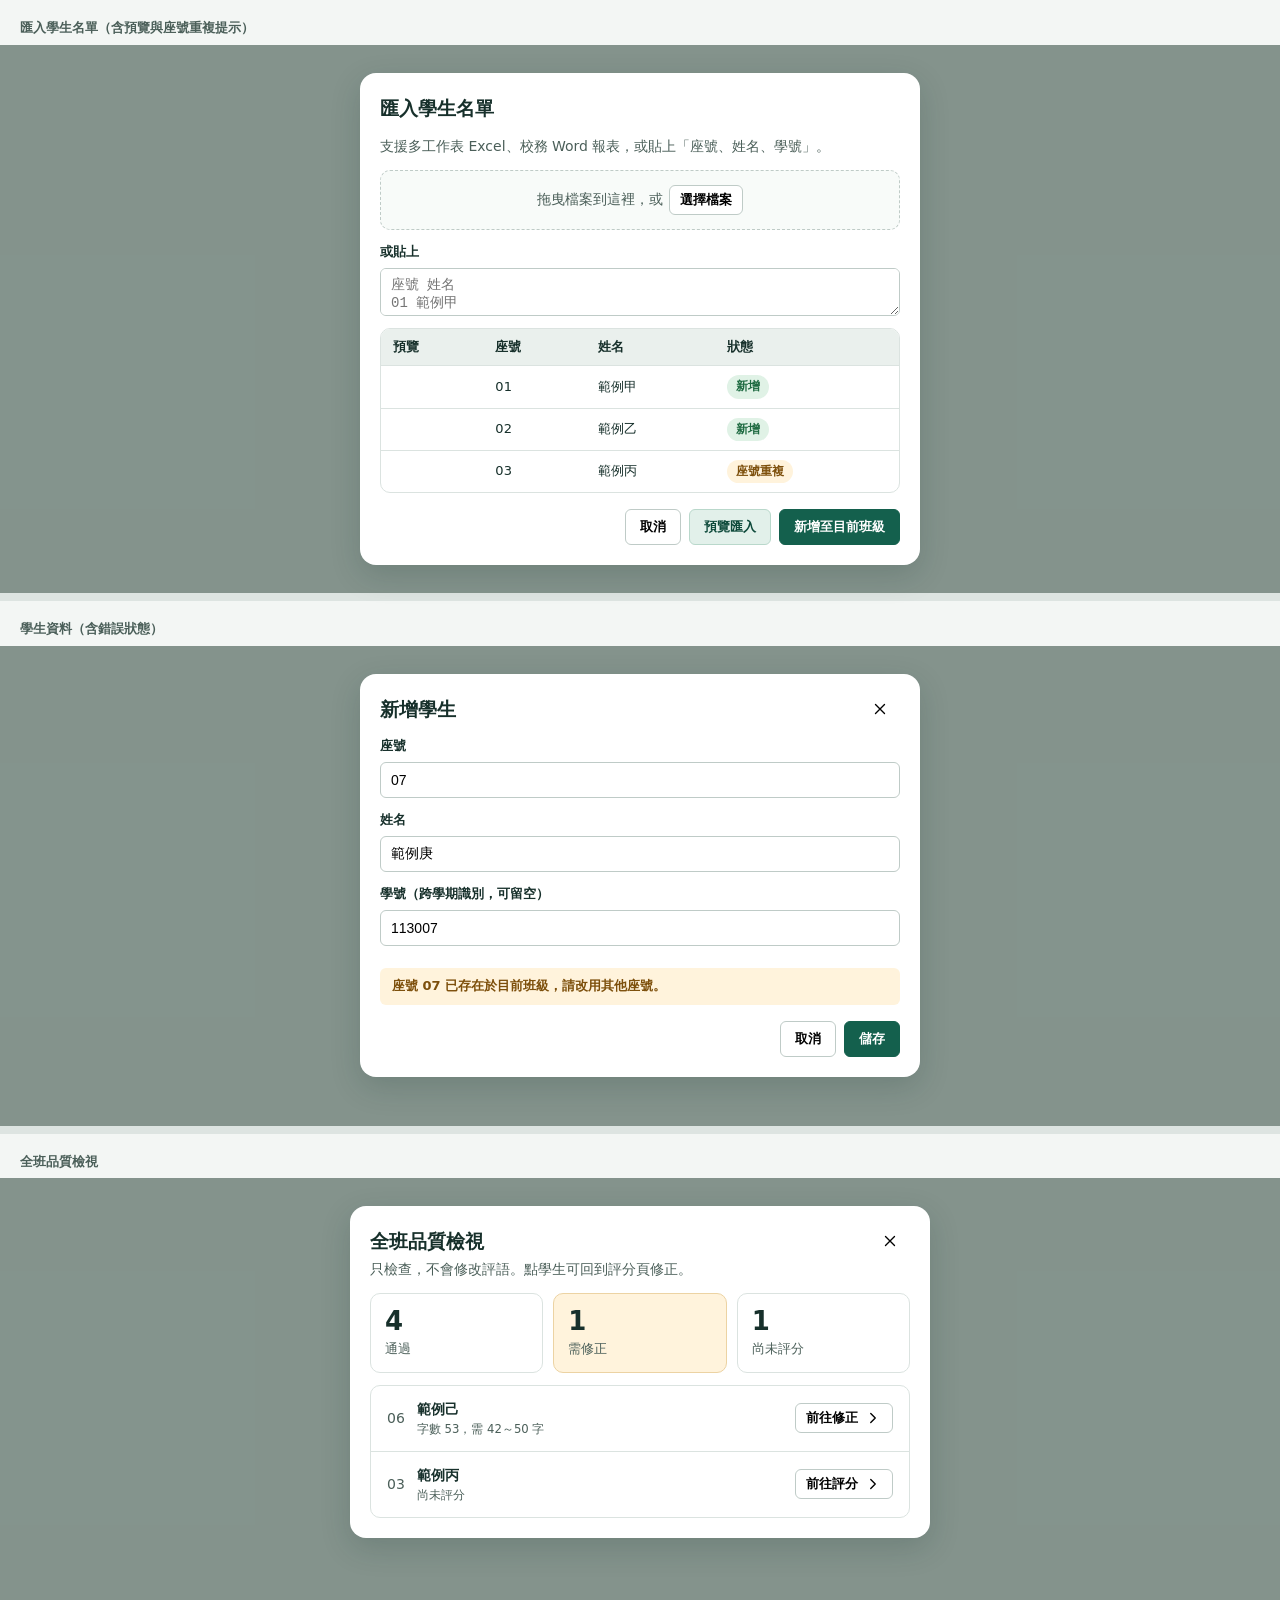
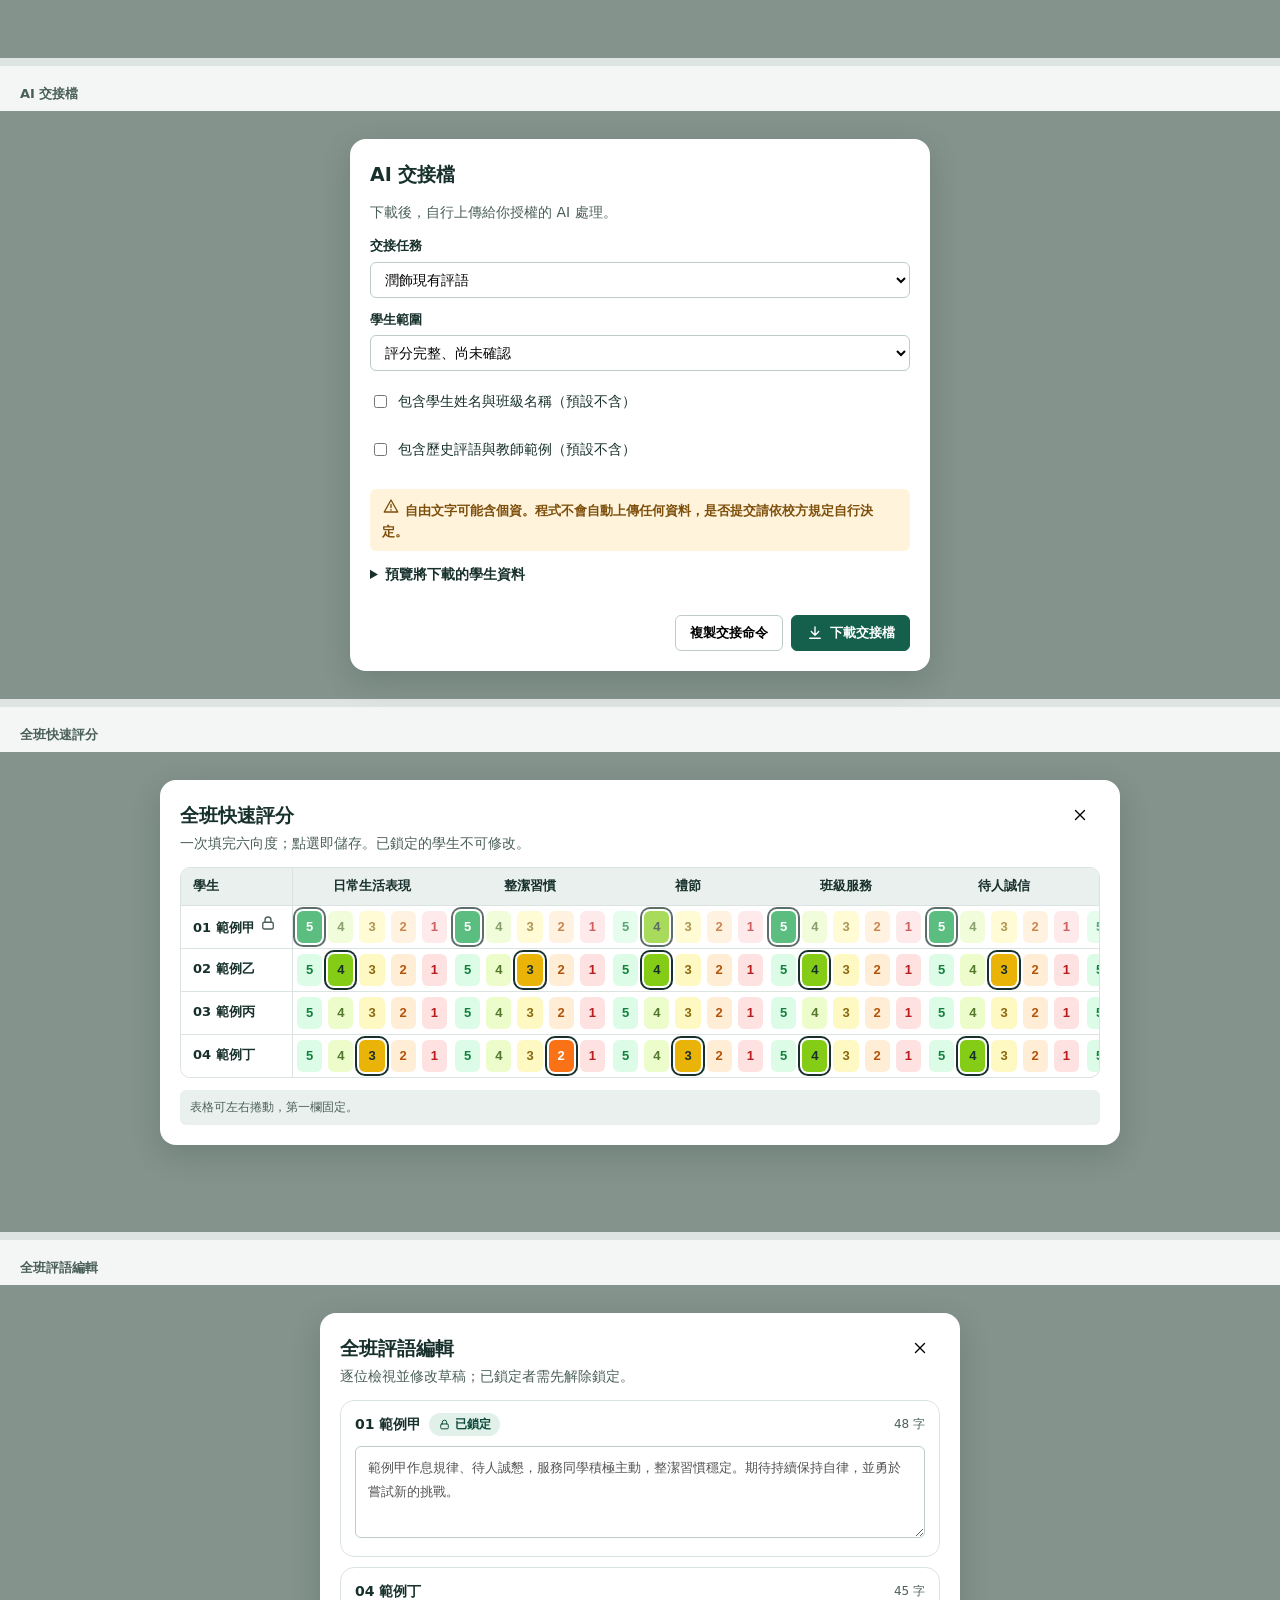
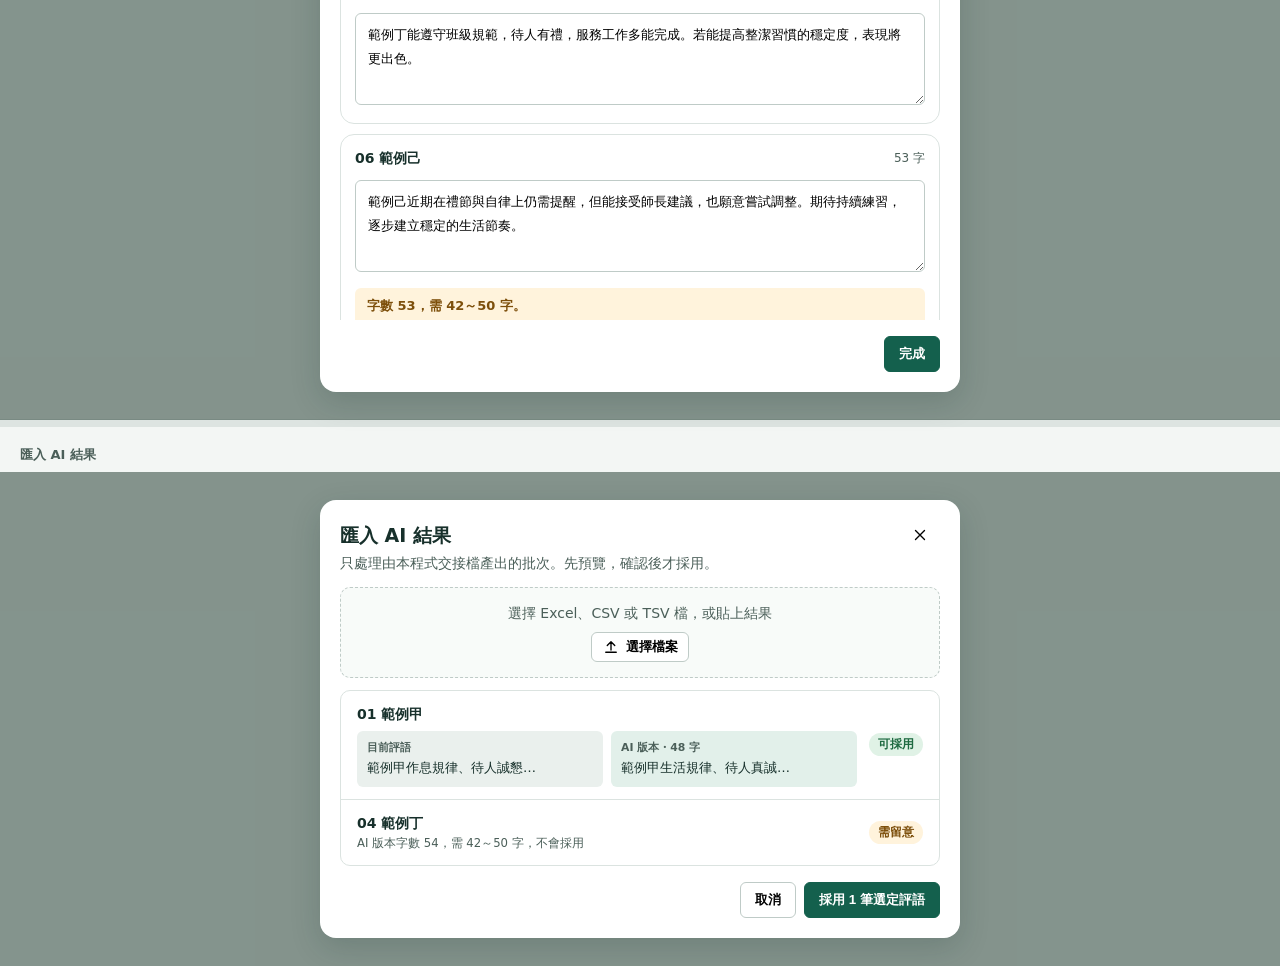
<file: docs/design/mockups/dialogs.html>
<!doctype html>
<html lang="zh-Hant"><head><meta charset="utf-8"><meta name="viewport" content="width=device-width, initial-scale=1"><title>模擬頁：對話框</title>
<!-- 自給自足模擬頁：只用假資料；依 docs/design/DESIGN.md 的 tokens。由寬度自動重排（桌機 ≥1000、平板 640–999、手機 <640）。 -->
<style>

/* 版面概念：頂部單列導覽取代深色側欄，工作區讓出全寬；桌機「名單＋評分面板」、手機「名單→評分」逐層進入。
   視覺語言：墨綠單一強調色、白底細線分區、少陰影；五級評分色固定 5→1。僅淺色（單一外觀，刻意）。 */
:root{
  --font:system-ui,"Noto Sans TC","Microsoft JhengHei",sans-serif;
  --page:#dde4e1;--bg:#f3f6f4;--surface:#fff;--sunken:#eaf0ed;
  --ink:#17302b;--ink2:#4b5f59;--line:#dbe3e0;--line2:#bfcbc7;
  --accent:#14604d;--accent-d:#0e4a3b;--accent-soft:#e2f0ea;
  --done-fg:#1f6b42;--done-bg:#e0f2e6;--doing-fg:#8a5a0c;--doing-bg:#fdeed0;--new-fg:#52645e;--new-bg:#e9eeec;
  --warn-fg:#7d4f0b;--warn-bg:#fff3dc;--danger:#b32631;--danger-bg:#fff2f2;--danger-line:#e8b4b8;
  --c5:#16a34a;--p5:#dcfce7;--t5:#15803d;--c4:#84cc16;--p4:#ecfccb;--t4:#53782d;--c3:#eab308;--p3:#fef9c3;--t3:#8a6a10;
  --c2:#f97316;--p2:#ffedd5;--t2:#b45309;--c1:#dc2626;--p1:#fee2e2;--t1:#b91c1c;
  --r1:6px;--r2:10px;--r3:14px;--pop:0 10px 30px #12312a2e;
  color-scheme:light;
}

*{box-sizing:border-box}
body{margin:0;background:var(--bg);color:var(--ink);font:14px/1.6 var(--font)}
.frame{container-type:inline-size;position:static;width:100%;max-width:1440px;margin:0 auto;border:0;border-radius:0;overflow:visible}
.mh{max-width:1440px;margin:0;padding:18px 20px 6px;font-size:13px;color:var(--ink2);font-weight:650}
.sect{border-top:8px solid var(--page)}
.frame .scrim{min-height:480px}
@container (max-width:639px){.frame .scrim{padding:0;align-items:end}.frame .scrim .modal{width:100%;border-radius:16px 16px 0 0}}
.frame .ic{width:18px;height:18px;flex:none}
.frame button{cursor:pointer}
.frame button:focus-visible,.frame input:focus-visible,.frame select:focus-visible,.frame textarea:focus-visible{outline:2px solid var(--accent);outline-offset:2px}
.btn{display:inline-flex;align-items:center;justify-content:center;gap:6px;min-height:36px;padding:0 14px;border:1px solid var(--line2);background:var(--surface);border-radius:var(--r1);font-weight:600;white-space:nowrap}
.btn:hover{border-color:var(--accent)}
.btn.pri{background:var(--accent);border-color:var(--accent);color:#fff}.btn.pri:hover{background:var(--accent-d)}
.btn.sub{background:var(--accent-soft);border-color:#b9d8cb;color:var(--accent-d)}
.btn.ghost{border-color:transparent;background:transparent}.btn.ghost:hover{background:var(--sunken)}
.btn.dng{background:var(--danger-bg);border-color:var(--danger-line);color:var(--danger)}
.btn.sm{min-height:30px;padding:0 10px;font-size:13px}
.btn[disabled]{opacity:.45;cursor:not-allowed}
.chip{display:inline-flex;align-items:center;gap:4px;padding:2px 9px;border-radius:99px;font-size:12px;font-weight:650;line-height:1.6;white-space:nowrap}
.chip.done{background:var(--done-bg);color:var(--done-fg)}.chip.doing{background:var(--doing-bg);color:var(--doing-fg)}.chip.new{background:var(--new-bg);color:var(--new-fg)}
.chip.warn{background:var(--warn-bg);color:var(--warn-fg)}.chip.lock{background:var(--accent-soft);color:var(--accent-d)}.chip .ic{width:13px;height:13px}
.muted{color:var(--ink2)}
.num{font-variant-numeric:tabular-nums}
/* 頂部導覽 */
.top{display:flex;align-items:center;gap:20px;height:56px;padding:0 20px;background:var(--surface);border-bottom:1px solid var(--line)}
.brand{display:flex;align-items:center;gap:10px;font-weight:750;font-size:15px;white-space:nowrap}
.mark{width:30px;height:30px;border-radius:8px;background:var(--accent);color:#fff;display:grid;place-items:center;font-size:14px;font-weight:750}
.ver{font-size:11px;font-weight:650;color:var(--accent-d);background:var(--accent-soft);padding:1px 8px;border-radius:99px}
.tabs{display:flex;gap:4px;height:100%}
.tab{display:flex;align-items:center;gap:8px;padding:0 14px;border:0;background:none;border-bottom:3px solid transparent;margin-bottom:-1px;font-weight:600;color:var(--ink2)}
.tab:hover{color:var(--ink)}.tab[aria-current=page]{color:var(--accent-d);border-bottom-color:var(--accent)}
.saved{margin-left:auto;display:flex;align-items:center;gap:6px;font-size:12px;color:var(--done-fg);font-weight:600}
.saved i{width:7px;height:7px;border-radius:50%;background:var(--c5)}
.tabbar{display:none;position:sticky;bottom:0;z-index:4;background:var(--surface);border-top:1px solid var(--line);grid-template-columns:repeat(3,1fr)}
.tabbar .tab{flex-direction:column;justify-content:center;gap:2px;min-height:56px;font-size:12px;border-bottom:0;border-top:3px solid transparent;margin:-1px 0 0}
.tabbar .tab[aria-current=page]{border-top-color:var(--accent)}
/* 情境列 */
.ctx{display:flex;align-items:center;gap:14px;padding:12px 20px;background:var(--surface);border-bottom:1px solid var(--line);flex-wrap:wrap}
.sel{min-height:36px;padding:0 10px;border:1px solid var(--line2);border-radius:var(--r1);background:var(--surface);font-weight:650;max-width:100%}
.rail{display:flex;align-items:center;gap:6px;flex:1;min-width:0}
.rs{display:flex;align-items:center;gap:8px;white-space:nowrap;font-size:13px;color:var(--ink2)}
.rs b{display:grid;place-items:center;width:22px;height:22px;border-radius:50%;background:var(--new-bg);color:var(--new-fg);font-size:12px}
.rs.done b{background:var(--accent);color:#fff}.rs.cur{color:var(--ink);font-weight:700}.rs.cur b{background:var(--ink);color:#fff}
.rs small{color:var(--ink2);font-weight:500;font-size:12px}
.rline{flex:1;height:2px;background:var(--line);min-width:12px;max-width:44px}
.acts{display:flex;gap:8px;position:relative}
.pop{position:absolute;right:0;top:calc(100% + 6px);z-index:6;width:min(340px,86cqw);background:var(--surface);border:1px solid var(--line2);border-radius:var(--r2);box-shadow:var(--pop);padding:6px}
.pop h4{margin:8px 10px 2px;font-size:12px;color:var(--ink2);font-weight:650;letter-spacing:.04em}
.pi{display:flex;gap:10px;width:100%;padding:9px 10px;border:0;background:none;border-radius:var(--r1);text-align:left}
.pi:hover{background:var(--sunken)}.pi span{display:block}.pi small{display:block;color:var(--ink2);font-size:12px}.pi strong{font-weight:650}
.pi .ic{margin-top:2px;color:var(--accent)}
/* 雙區 */
.split{display:grid;grid-template-columns:340px minmax(0,1fr);min-height:640px}
.roster{background:var(--surface);border-right:1px solid var(--line);display:flex;flex-direction:column;min-width:0}
.rhead{padding:14px 16px 10px;display:grid;gap:10px;border-bottom:1px solid var(--line)}
.meter{display:grid;grid-template-columns:auto 1fr auto;align-items:center;gap:8px;font-size:12px;color:var(--ink2)}
.bar{height:6px;border-radius:99px;background:var(--sunken);overflow:hidden}.bar i{display:block;height:100%;background:var(--accent);border-radius:99px}
.search{display:flex;align-items:center;gap:8px;border:1px solid var(--line2);border-radius:var(--r1);padding:0 10px;min-height:36px;background:var(--surface)}
.search input{border:0;outline:0;flex:1;min-width:0;background:none}
.seg{display:flex;gap:6px;overflow-x:auto;padding-bottom:2px}
.seg button{flex:none;border:1px solid var(--line);background:var(--surface);border-radius:99px;padding:3px 11px;font-size:13px;font-weight:600;color:var(--ink2);min-height:30px}
.seg button[aria-pressed=true]{background:var(--ink);border-color:var(--ink);color:#fff}
.rows{overflow:auto;flex:1}
.row{display:grid;grid-template-columns:34px minmax(0,1fr) auto;gap:2px 10px;align-items:center;width:100%;padding:11px 16px;border:0;border-bottom:1px solid var(--line);background:var(--surface);text-align:left;border-left:3px solid transparent}
.row:hover{background:#f7faf8}.row[aria-selected=true]{background:var(--accent-soft);border-left-color:var(--accent)}
.row .seat{color:var(--ink2);font-size:13px;font-variant-numeric:tabular-nums}
.row .nm{font-weight:700}
.dots{display:flex;gap:3px;grid-column:2}
.dots i{width:14px;height:6px;border-radius:2px;background:var(--sunken);border:1px solid var(--line2)}
.dots i[data-v="5"]{background:var(--c5);border-color:var(--c5)}.dots i[data-v="4"]{background:var(--c4);border-color:var(--c4)}.dots i[data-v="3"]{background:var(--c3);border-color:var(--c3)}.dots i[data-v="2"]{background:var(--c2);border-color:var(--c2)}.dots i[data-v="1"]{background:var(--c1);border-color:var(--c1)}
.row .rt{display:flex;flex-direction:column;align-items:flex-end;gap:3px;grid-row:1/3;grid-column:3}
.star{font-size:13px;font-weight:700;font-variant-numeric:tabular-nums}.star:before{content:"★ ";color:var(--c3)}
.detail{min-width:0;padding:20px 24px 0;display:flex;flex-direction:column;gap:14px}
.dh{display:flex;align-items:center;gap:12px;flex-wrap:wrap}
.dh h2{margin:0;font-size:22px;line-height:1.2}
.dh .sp{margin-left:auto;display:flex;gap:6px}
.card{background:var(--surface);border:1px solid var(--line);border-radius:var(--r3);padding:16px 18px}
.card h3{margin:0 0 10px;font-size:14px;display:flex;align-items:center;gap:8px;font-weight:700}
.card h3 small{font-weight:500;color:var(--ink2);font-size:12px;margin-left:auto}
.rate{display:grid;grid-template-columns:104px minmax(0,300px) minmax(0,1fr);gap:10px 14px;align-items:center;padding:6px 0;border-top:1px dashed var(--line)}
.rate:first-of-type{border-top:0}
.rate label{font-weight:650}
.lv{display:grid;grid-template-columns:repeat(5,1fr);gap:6px}
.lv button{min-height:40px;border-radius:var(--r1);border:1px solid transparent;font-weight:750;font-size:15px;font-variant-numeric:tabular-nums}
.lv button[data-v="5"]{background:var(--p5);color:var(--t5)}.lv button[data-v="4"]{background:var(--p4);color:var(--t4)}.lv button[data-v="3"]{background:var(--p3);color:var(--t3)}.lv button[data-v="2"]{background:var(--p2);color:var(--t2)}.lv button[data-v="1"]{background:var(--p1);color:var(--t1)}
.lv button[aria-pressed=true]{box-shadow:0 0 0 2px var(--surface),0 0 0 4px var(--ink);color:#fff}
.lv button[aria-pressed=true][data-v="5"]{background:var(--c5)}.lv button[aria-pressed=true][data-v="4"]{background:var(--c4);color:var(--ink)}.lv button[aria-pressed=true][data-v="3"]{background:var(--c3);color:var(--ink)}.lv button[aria-pressed=true][data-v="2"]{background:var(--c2)}.lv button[aria-pressed=true][data-v="1"]{background:var(--c1)}
.lv button[disabled]{cursor:not-allowed;opacity:.7}
.lvt{font-size:13px;color:var(--ink2);min-height:20px}
.kbd{display:inline-block;border:1px solid var(--line2);border-bottom-width:2px;border-radius:5px;padding:0 6px;font-size:12px;background:var(--surface);font-weight:650}
.two{display:grid;grid-template-columns:minmax(0,1fr) minmax(0,1.1fr);gap:14px}
textarea.ta{width:100%;min-height:92px;border:1px solid var(--line2);border-radius:var(--r1);padding:10px 12px;resize:vertical;background:var(--surface);line-height:1.8}
.draft{background:var(--accent-soft);border:1px solid #c5ddd1;border-radius:var(--r2);padding:12px 14px;font-size:15px;line-height:1.9;min-height:96px}
.draft.empty{color:var(--ink2);background:var(--sunken);border-color:var(--line);font-size:14px}
.gauge{display:flex;align-items:center;gap:10px;margin-top:10px;font-size:13px}
.gtrack{position:relative;flex:1;height:8px;border-radius:99px;background:var(--sunken)}
.gok{position:absolute;top:0;bottom:0;left:70%;width:13.33%;background:#bfe0cd;border-radius:3px}
.gmk{position:absolute;top:-3px;width:4px;height:14px;border-radius:2px;background:var(--ink);transform:translateX(-50%)}
.issue{margin-top:10px;background:var(--warn-bg);color:var(--warn-fg);border-radius:var(--r1);padding:8px 12px;font-size:13px;font-weight:600}
.abar{position:sticky;bottom:0;display:flex;align-items:center;gap:10px;padding:12px 0;margin-top:auto;background:var(--bg);border-top:1px solid var(--line)}
.abar .hint{margin-right:auto;font-size:12px;color:var(--ink2)}
.sbtn{display:none}
/* 方案 B */
.step4{display:grid;grid-template-columns:repeat(4,minmax(0,1fr));gap:10px;padding:16px 20px;background:var(--surface);border-bottom:1px solid var(--line)}
.st{display:flex;align-items:center;gap:12px;padding:10px 12px;border:1px solid var(--line);border-radius:var(--r2);background:var(--surface);text-align:left;min-width:0}
.st:hover{border-color:var(--accent)}
.st b{display:grid;place-items:center;width:30px;height:30px;border-radius:50%;background:var(--new-bg);color:var(--new-fg);font-weight:750;flex:none}
.st.done b{background:var(--accent);color:#fff}.st.cur{border-color:var(--ink);box-shadow:inset 0 0 0 1px var(--ink)}.st.cur b{background:var(--ink);color:#fff}
.st strong{display:block;font-size:14px}.st small{display:block;color:var(--ink2);font-size:12px;white-space:nowrap;overflow:hidden;text-overflow:ellipsis}
.stage{padding:18px 20px;display:grid;gap:12px}
.tools{display:flex;gap:10px;flex-wrap:wrap;align-items:center}
.tools .search{flex:1;min-width:180px;max-width:320px}
.den{display:flex;border:1px solid var(--line2);border-radius:var(--r1);overflow:hidden;background:var(--surface)}
.den button{border:0;background:none;padding:0 12px;min-height:34px;font-weight:600;color:var(--ink2)}.den button[aria-pressed=true]{background:var(--ink);color:#fff}
.acc{display:grid;gap:8px}
.ar{background:var(--surface);border:1px solid var(--line);border-radius:var(--r2);overflow:hidden}
.ar.open{border-color:var(--accent);box-shadow:0 0 0 1px var(--accent)}
.ah{display:grid;grid-template-columns:34px minmax(0,150px) minmax(0,1fr) auto;gap:12px;align-items:center;width:100%;padding:12px 16px;border:0;background:none;text-align:left}
.ah:hover{background:#f7faf8}
.chips6{display:flex;gap:4px}
.chips6 i{font-style:normal;display:grid;place-items:center;width:26px;height:26px;border-radius:6px;font-size:13px;font-weight:750;background:var(--sunken);color:var(--ink2);border:1px dashed var(--line2)}
.chips6 i[data-v="5"]{background:var(--p5);color:var(--t5);border:0}.chips6 i[data-v="4"]{background:var(--p4);color:var(--t4);border:0}.chips6 i[data-v="3"]{background:var(--p3);color:var(--t3);border:0}.chips6 i[data-v="2"]{background:var(--p2);color:var(--t2);border:0}.chips6 i[data-v="1"]{background:var(--p1);color:var(--t1);border:0}
.snip{grid-column:2/-1;color:var(--ink2);font-size:13px;white-space:nowrap;overflow:hidden;text-overflow:ellipsis}
.ab{padding:4px 16px 16px;border-top:1px solid var(--line);display:grid;grid-template-columns:minmax(0,1.05fr) minmax(0,1fr);gap:20px}
.ab .rate{grid-template-columns:92px minmax(0,1fr)}.ab .rate .lvt{grid-column:2}
.fbar{display:flex;align-items:center;gap:10px;padding:12px 20px;background:var(--surface);border-top:1px solid var(--line);position:sticky;bottom:0;z-index:3}
.fbar .sp{margin-left:auto;display:flex;gap:8px}
.tiles{display:grid;grid-template-columns:repeat(auto-fit,minmax(150px,1fr));gap:10px}
.tile{background:var(--surface);border:1px solid var(--line);border-radius:var(--r2);padding:12px 14px}
.tile b{display:block;font-size:26px;line-height:1.2;font-variant-numeric:tabular-nums}.tile span{color:var(--ink2);font-size:13px}
.tile.bad{background:var(--warn-bg);border-color:#ecd3a3}
.list{background:var(--surface);border:1px solid var(--line);border-radius:var(--r2)}
.li{display:flex;align-items:center;gap:12px;padding:12px 16px;border-top:1px solid var(--line);flex-wrap:wrap}.li:first-child{border-top:0}
.li .g{flex:1;min-width:180px}.li small{display:block;color:var(--ink2)}
.dlg{display:grid;grid-template-columns:repeat(auto-fit,minmax(230px,1fr));gap:12px}
.dc{background:var(--surface);border:1px solid var(--line);border-radius:var(--r3);padding:16px;display:grid;gap:8px;align-content:start}
.dc h4{margin:0;font-size:15px}.dc p{margin:0;color:var(--ink2);font-size:13px}
.dc.int{background:#f6f9f7;border-style:dashed}
.tbl{width:100%;border-collapse:collapse;font-size:13px}.tbl th{background:var(--sunken);text-align:left;padding:8px 12px;font-weight:650}.tbl td{padding:9px 12px;border-top:1px solid var(--line)}
.wrap{overflow:auto}
/* 共用頁面 */
.page{padding:22px 24px;display:grid;gap:16px}
.ph h2{margin:0;font-size:22px}.ph p{margin:2px 0 0;color:var(--ink2)}
.cols{display:grid;grid-template-columns:minmax(0,1fr) minmax(0,1.2fr);gap:14px}
.subnav{display:flex;flex-direction:column;gap:2px}
.subnav button{border:0;background:none;text-align:left;padding:9px 12px;border-radius:var(--r1);font-weight:600;color:var(--ink2)}
.subnav button[aria-current=true]{background:var(--accent-soft);color:var(--accent-d)}
.sgrid{display:grid;grid-template-columns:190px minmax(0,1fr);gap:20px;align-items:start}
.field{display:grid;gap:5px;font-weight:650;font-size:13px}
.field input,.field select,.field textarea{border:1px solid var(--line2);border-radius:var(--r1);padding:7px 10px;min-height:36px;background:var(--surface);font-weight:400;font-size:14px}
.drop{border:1.5px dashed var(--line2);border-radius:var(--r2);padding:14px;text-align:center;color:var(--ink2);background:#f8fbf9}
.tags{display:flex;gap:6px;flex-wrap:wrap}.tag{background:var(--sunken);border-radius:6px;padding:2px 9px;font-size:13px}
.scrim{background:#16332680;padding:28px 16px;display:grid;place-items:start center}
.modal{width:min(560px,100%);background:var(--surface);border-radius:16px;box-shadow:var(--pop);padding:20px;display:grid;gap:12px}
.modal h2{margin:0;font-size:19px}.modal .mf{display:flex;gap:8px;justify-content:flex-end;flex-wrap:wrap;padding-top:4px}
.sheet{align-self:end;border-radius:16px 16px 0 0;width:100%}
.sheet-wrap{display:grid;align-items:end;min-height:640px;background:#16332680;padding:0}
.note2{font-size:12px;color:var(--ink2);background:var(--sunken);padding:8px 10px;border-radius:var(--r1)}
/* —— 窄版（平板／手機）—— */
@container (max-width:999px){
  .top{padding:0 14px;gap:14px}.tab{padding:0 10px}
  .split{grid-template-columns:260px minmax(0,1fr)}
  .dots{display:none}.row .rt{grid-row:auto}
  .rate{grid-template-columns:90px minmax(0,1fr)}.rate .lvt{grid-column:2}
  .two{grid-template-columns:1fr}
  .rail .rs small{display:none}
  .step4{grid-template-columns:repeat(2,minmax(0,1fr))}
  .ab{grid-template-columns:1fr}
  .cols,.sgrid{grid-template-columns:1fr}
  .subnav{flex-direction:row;overflow:auto}.subnav button{white-space:nowrap}
}
@container (max-width:639px){
  .top{height:52px}.tabs{display:none}.tabbar{display:grid}
  .top{gap:10px}.saved span{display:none}
  .ctx{padding:8px 14px;gap:8px;flex-wrap:nowrap}.ctx .sel{flex:1 1 0;min-width:0}.rail{display:none}.acts{width:auto;flex:none;gap:6px}.acts .btn{flex:none;padding:0 10px}.opt{display:none}
  .split{grid-template-columns:1fr;min-height:0}
  .split[data-view=list] .detail,.split[data-view=detail] .roster{display:none}
  .row{padding:12px 14px;min-height:60px;grid-template-columns:30px minmax(0,1fr) auto}
  .dots{display:flex}.row .rt{grid-row:1/3}
  .detail{padding:14px 14px 0;gap:12px}
  .lv button{min-height:48px}
  .rate{grid-template-columns:1fr;gap:6px;padding:10px 0}.rate .lvt{grid-column:1}
  .sbtn{display:inline-flex}
  .abar{bottom:56px;padding:10px 0;background:var(--bg)}.abar .hint{display:none}.abar .btn{flex:1;min-height:46px}
  .step4{grid-template-columns:repeat(4,minmax(0,1fr));padding:10px 14px;gap:6px}
  .st{flex-direction:column;gap:4px;padding:8px 4px;text-align:center}.st small{display:none}.st strong{font-size:12px}
  .stage{padding:14px}
  .ah{grid-template-columns:30px minmax(0,1fr) auto;padding:12px}.ah .chips6{grid-column:2/-1;grid-row:2}.snip{grid-column:1/-1}
  .chips6 i{width:100%;max-width:34px;height:28px}
  .fbar{padding:10px 14px;bottom:56px}.fbar .btn{min-height:46px}.fbar .sp{width:100%}.fbar .sp .btn{flex:1}
  .page{padding:16px 14px}
  .tools .search{max-width:none}
  .btn{min-height:44px}.btn.sm{min-height:40px}.seg button{min-height:40px}.sel{min-height:44px}
  .pop{position:fixed;left:0;right:0;bottom:0;top:auto;width:auto;max-height:80vh;border:0;border-radius:var(--r3) var(--r3) 0 0;padding:8px 8px 12px}.pop::before{content:"";display:block;width:36px;height:4px;border-radius:99px;background:var(--line2);margin:2px auto 8px}
}
.mx{border-collapse:separate;border-spacing:0;font-size:13px;min-width:640px;width:100%}
.mx th{padding:8px 6px;font-weight:650;background:var(--sunken);text-align:center;position:sticky;top:0}
.mx th:first-child,.mx td:first-child{position:sticky;left:0;text-align:left;background:var(--surface);z-index:1;padding:8px 12px;min-width:112px;border-right:1px solid var(--line)}
.mx th:first-child{background:var(--sunken)}
.mx td{padding:5px 4px;border-top:1px solid var(--line)}
.mx .lv{min-width:150px}.mx .lv button{min-height:32px;font-size:13px}
.emp{display:grid;place-items:center;padding:56px 20px;min-height:520px}
.emp .eb{max-width:440px;text-align:center;display:grid;gap:12px;justify-items:center}
.emp h2{margin:0;font-size:20px}.emp .mark{width:48px;height:48px;font-size:22px;border-radius:14px}
.emp .stp{display:grid;gap:8px;text-align:left;width:100%}
.emp .stp div{display:flex;gap:10px;align-items:center;background:var(--surface);border:1px solid var(--line);border-radius:var(--r2);padding:10px 12px}
.cedit{display:grid;gap:10px;max-height:520px;overflow:auto}
.cedit .card{padding:12px 14px}
.cmp{display:grid;grid-template-columns:1fr 1fr;gap:8px;font-size:13px}
.cmp>div{background:var(--sunken);border-radius:var(--r1);padding:8px 10px}.cmp>div.new{background:var(--accent-soft)}
.cmp small{display:block;color:var(--ink2);font-weight:650;margin-bottom:2px}
@container (max-width:639px){.cmp{grid-template-columns:1fr}.emp{padding:36px 16px;min-height:0}}
@media (prefers-reduced-motion:reduce){*{transition:none!important;animation:none!important}}

</style></head><body>
<h2 class="mh ">匯入學生名單（含預覽與座號重複提示）</h2><div class="frame"><div class="scrim"><div class="modal"><h2>匯入學生名單</h2><p class="muted" style="margin:0">支援多工作表 Excel、校務 Word 報表，或貼上「座號、姓名、學號」。</p><div class="drop">拖曳檔案到這裡，或<button class="btn sm" style="margin-left:6px">選擇檔案</button></div><label class="field">或貼上<textarea rows="2" placeholder="座號 姓名&#10;01 範例甲"></textarea></label>
<div class="list wrap"><table class="tbl"><tr><th>預覽</th><th>座號</th><th>姓名</th><th>狀態</th></tr><tr><td></td><td class="num">01</td><td>範例甲</td><td><span class="chip done">新增</span></td></tr><tr><td></td><td class="num">02</td><td>範例乙</td><td><span class="chip done">新增</span></td></tr><tr><td></td><td class="num">03</td><td>範例丙</td><td><span class="chip warn">座號重複</span></td></tr></table></div><div class="mf"><button class="btn">取消</button><button class="btn sub">預覽匯入</button><button class="btn pri">新增至目前班級</button></div></div></div></div>
<h2 class="mh sect">學生資料（含錯誤狀態）</h2><div class="frame"><div class="scrim"><div class="modal" style="width:min(560px,100%)"><div style="display:flex;align-items:center"><h2>新增學生</h2><button class="btn ghost sm" style="margin-left:auto" aria-label="關閉"><svg class="ic" viewBox="0 0 24 24" fill="none" stroke="currentColor" stroke-width="1.8" stroke-linecap="round" stroke-linejoin="round" aria-hidden="true"><path d="M6 6l12 12M18 6L6 18"/></svg></button></div>
<label class="field">座號<input inputmode="numeric" value="07"></label><label class="field">姓名<input value="範例庚" maxlength="60"></label><label class="field">學號（跨學期識別，可留空）<input value="113007"></label>
<div class="issue" role="alert">座號 07 已存在於目前班級，請改用其他座號。</div><div class="mf"><button class="btn">取消</button><button class="btn pri">儲存</button></div></div></div></div>
<h2 class="mh sect">全班品質檢視</h2><div class="frame"><div class="scrim"><div class="modal" style="width:min(580px,100%)"><div style="display:flex;gap:10px;align-items:start"><div><h2>全班品質檢視</h2><p class="muted" style="margin:2px 0 0">只檢查，不會修改評語。點學生可回到評分頁修正。</p></div><button class="btn ghost sm" style="margin-left:auto" aria-label="關閉"><svg class="ic" viewBox="0 0 24 24" fill="none" stroke="currentColor" stroke-width="1.8" stroke-linecap="round" stroke-linejoin="round" aria-hidden="true"><path d="M6 6l12 12M18 6L6 18"/></svg></button></div><div class="tiles"><div class="tile"><b>4</b><span>通過</span></div><div class="tile bad"><b>1</b><span>需修正</span></div><div class="tile"><b>1</b><span>尚未評分</span></div></div><div class="list"><div class="li"><span class="num muted">06</span><div class="g"><b>範例己</b><small>字數 53，需 42～50 字</small></div><button class="btn sm">前往修正<svg class="ic" viewBox="0 0 24 24" fill="none" stroke="currentColor" stroke-width="1.8" stroke-linecap="round" stroke-linejoin="round" aria-hidden="true"><path d="M9 6l6 6-6 6"/></svg></button></div><div class="li"><span class="num muted">03</span><div class="g"><b>範例丙</b><small>尚未評分</small></div><button class="btn sm">前往評分<svg class="ic" viewBox="0 0 24 24" fill="none" stroke="currentColor" stroke-width="1.8" stroke-linecap="round" stroke-linejoin="round" aria-hidden="true"><path d="M9 6l6 6-6 6"/></svg></button></div></div></div></div></div>
<h2 class="mh sect">AI 交接檔</h2><div class="frame"><div class="scrim"><div class="modal " style="width:min(580px,100%)"><h2>AI 交接檔</h2><p class="muted" style="margin:0">下載後，自行上傳給你授權的 AI 處理。</p><label class="field">交接任務<select><option>潤飾現有評語</option><option>從零生成</option><option>品質評核</option></select></label><label class="field">學生範圍<select><option>評分完整、尚未確認</option><option>指定學生</option><option>全班（含已確認）</option></select></label><label style="display:flex;gap:8px;align-items:center;min-height:36px"><input type="checkbox"> 包含學生姓名與班級名稱（預設不含）</label><label style="display:flex;gap:8px;align-items:center;min-height:36px"><input type="checkbox"> 包含歷史評語與教師範例（預設不含）</label><div class="issue"><svg class="ic" viewBox="0 0 24 24" fill="none" stroke="currentColor" stroke-width="1.8" stroke-linecap="round" stroke-linejoin="round" aria-hidden="true"><path d="M12 4l9 16H3z"/><path d="M12 10v4M12 17v.5"/></svg> 自由文字可能含個資。程式不會自動上傳任何資料，是否提交請依校方規定自行決定。</div><details><summary style="cursor:pointer;font-weight:650;min-height:36px">預覽將下載的學生資料</summary><p class="muted">已移除姓名與數字，僅含六向度與觀察摘要。</p></details><div class="mf"><button class="btn">複製交接命令</button><button class="btn pri"><svg class="ic" viewBox="0 0 24 24" fill="none" stroke="currentColor" stroke-width="1.8" stroke-linecap="round" stroke-linejoin="round" aria-hidden="true"><path d="M12 4v11m-5-5 5 5 5-5M5 19h14"/></svg>下載交接檔</button></div></div></div></div>
<h2 class="mh sect">全班快速評分</h2><div class="frame"><div class="scrim" style="padding:28px 16px"><div class="modal" style="width:min(960px,100%);"><div style="display:flex;align-items:start;gap:10px"><div><h2>全班快速評分</h2><p class="muted" style="margin:2px 0 0">一次填完六向度；點選即儲存。已鎖定的學生不可修改。</p></div><button class="btn ghost sm" style="margin-left:auto" aria-label="關閉"><svg class="ic" viewBox="0 0 24 24" fill="none" stroke="currentColor" stroke-width="1.8" stroke-linecap="round" stroke-linejoin="round" aria-hidden="true"><path d="M6 6l12 12M18 6L6 18"/></svg></button></div>
<div class="wrap" style="border:1px solid var(--line);border-radius:var(--r2);max-height:420px"><table class="mx"><tr><th>學生</th><th>日常生活表現</th><th>整潔習慣</th><th>禮節</th><th>班級服務</th><th>待人誠信</th><th>自律自重</th></tr><tr><td><b>01 範例甲</b> <span class="muted"><svg class="ic" viewBox="0 0 24 24" fill="none" stroke="currentColor" stroke-width="1.8" stroke-linecap="round" stroke-linejoin="round" aria-hidden="true"><rect x="5" y="11" width="14" height="9" rx="2"/><path d="M8 11V8a4 4 0 0 1 8 0v3"/></svg></span></td><td><div class="lv"><button data-v="5" aria-pressed="true" disabled>5</button><button data-v="4" aria-pressed="false" disabled>4</button><button data-v="3" aria-pressed="false" disabled>3</button><button data-v="2" aria-pressed="false" disabled>2</button><button data-v="1" aria-pressed="false" disabled>1</button></div></td><td><div class="lv"><button data-v="5" aria-pressed="true" disabled>5</button><button data-v="4" aria-pressed="false" disabled>4</button><button data-v="3" aria-pressed="false" disabled>3</button><button data-v="2" aria-pressed="false" disabled>2</button><button data-v="1" aria-pressed="false" disabled>1</button></div></td><td><div class="lv"><button data-v="5" aria-pressed="false" disabled>5</button><button data-v="4" aria-pressed="true" disabled>4</button><button data-v="3" aria-pressed="false" disabled>3</button><button data-v="2" aria-pressed="false" disabled>2</button><button data-v="1" aria-pressed="false" disabled>1</button></div></td><td><div class="lv"><button data-v="5" aria-pressed="true" disabled>5</button><button data-v="4" aria-pressed="false" disabled>4</button><button data-v="3" aria-pressed="false" disabled>3</button><button data-v="2" aria-pressed="false" disabled>2</button><button data-v="1" aria-pressed="false" disabled>1</button></div></td><td><div class="lv"><button data-v="5" aria-pressed="true" disabled>5</button><button data-v="4" aria-pressed="false" disabled>4</button><button data-v="3" aria-pressed="false" disabled>3</button><button data-v="2" aria-pressed="false" disabled>2</button><button data-v="1" aria-pressed="false" disabled>1</button></div></td><td><div class="lv"><button data-v="5" aria-pressed="false" disabled>5</button><button data-v="4" aria-pressed="true" disabled>4</button><button data-v="3" aria-pressed="false" disabled>3</button><button data-v="2" aria-pressed="false" disabled>2</button><button data-v="1" aria-pressed="false" disabled>1</button></div></td></tr><tr><td><b>02 範例乙</b></td><td><div class="lv"><button data-v="5" aria-pressed="false" >5</button><button data-v="4" aria-pressed="true" >4</button><button data-v="3" aria-pressed="false" >3</button><button data-v="2" aria-pressed="false" >2</button><button data-v="1" aria-pressed="false" >1</button></div></td><td><div class="lv"><button data-v="5" aria-pressed="false" >5</button><button data-v="4" aria-pressed="false" >4</button><button data-v="3" aria-pressed="true" >3</button><button data-v="2" aria-pressed="false" >2</button><button data-v="1" aria-pressed="false" >1</button></div></td><td><div class="lv"><button data-v="5" aria-pressed="false" >5</button><button data-v="4" aria-pressed="true" >4</button><button data-v="3" aria-pressed="false" >3</button><button data-v="2" aria-pressed="false" >2</button><button data-v="1" aria-pressed="false" >1</button></div></td><td><div class="lv"><button data-v="5" aria-pressed="false" >5</button><button data-v="4" aria-pressed="true" >4</button><button data-v="3" aria-pressed="false" >3</button><button data-v="2" aria-pressed="false" >2</button><button data-v="1" aria-pressed="false" >1</button></div></td><td><div class="lv"><button data-v="5" aria-pressed="false" >5</button><button data-v="4" aria-pressed="false" >4</button><button data-v="3" aria-pressed="true" >3</button><button data-v="2" aria-pressed="false" >2</button><button data-v="1" aria-pressed="false" >1</button></div></td><td><div class="lv"><button data-v="5" aria-pressed="false" >5</button><button data-v="4" aria-pressed="false" >4</button><button data-v="3" aria-pressed="false" >3</button><button data-v="2" aria-pressed="false" >2</button><button data-v="1" aria-pressed="false" >1</button></div></td></tr><tr><td><b>03 範例丙</b></td><td><div class="lv"><button data-v="5" aria-pressed="false" >5</button><button data-v="4" aria-pressed="false" >4</button><button data-v="3" aria-pressed="false" >3</button><button data-v="2" aria-pressed="false" >2</button><button data-v="1" aria-pressed="false" >1</button></div></td><td><div class="lv"><button data-v="5" aria-pressed="false" >5</button><button data-v="4" aria-pressed="false" >4</button><button data-v="3" aria-pressed="false" >3</button><button data-v="2" aria-pressed="false" >2</button><button data-v="1" aria-pressed="false" >1</button></div></td><td><div class="lv"><button data-v="5" aria-pressed="false" >5</button><button data-v="4" aria-pressed="false" >4</button><button data-v="3" aria-pressed="false" >3</button><button data-v="2" aria-pressed="false" >2</button><button data-v="1" aria-pressed="false" >1</button></div></td><td><div class="lv"><button data-v="5" aria-pressed="false" >5</button><button data-v="4" aria-pressed="false" >4</button><button data-v="3" aria-pressed="false" >3</button><button data-v="2" aria-pressed="false" >2</button><button data-v="1" aria-pressed="false" >1</button></div></td><td><div class="lv"><button data-v="5" aria-pressed="false" >5</button><button data-v="4" aria-pressed="false" >4</button><button data-v="3" aria-pressed="false" >3</button><button data-v="2" aria-pressed="false" >2</button><button data-v="1" aria-pressed="false" >1</button></div></td><td><div class="lv"><button data-v="5" aria-pressed="false" >5</button><button data-v="4" aria-pressed="false" >4</button><button data-v="3" aria-pressed="false" >3</button><button data-v="2" aria-pressed="false" >2</button><button data-v="1" aria-pressed="false" >1</button></div></td></tr><tr><td><b>04 範例丁</b></td><td><div class="lv"><button data-v="5" aria-pressed="false" >5</button><button data-v="4" aria-pressed="false" >4</button><button data-v="3" aria-pressed="true" >3</button><button data-v="2" aria-pressed="false" >2</button><button data-v="1" aria-pressed="false" >1</button></div></td><td><div class="lv"><button data-v="5" aria-pressed="false" >5</button><button data-v="4" aria-pressed="false" >4</button><button data-v="3" aria-pressed="false" >3</button><button data-v="2" aria-pressed="true" >2</button><button data-v="1" aria-pressed="false" >1</button></div></td><td><div class="lv"><button data-v="5" aria-pressed="false" >5</button><button data-v="4" aria-pressed="false" >4</button><button data-v="3" aria-pressed="true" >3</button><button data-v="2" aria-pressed="false" >2</button><button data-v="1" aria-pressed="false" >1</button></div></td><td><div class="lv"><button data-v="5" aria-pressed="false" >5</button><button data-v="4" aria-pressed="true" >4</button><button data-v="3" aria-pressed="false" >3</button><button data-v="2" aria-pressed="false" >2</button><button data-v="1" aria-pressed="false" >1</button></div></td><td><div class="lv"><button data-v="5" aria-pressed="false" >5</button><button data-v="4" aria-pressed="true" >4</button><button data-v="3" aria-pressed="false" >3</button><button data-v="2" aria-pressed="false" >2</button><button data-v="1" aria-pressed="false" >1</button></div></td><td><div class="lv"><button data-v="5" aria-pressed="false" >5</button><button data-v="4" aria-pressed="false" >4</button><button data-v="3" aria-pressed="true" >3</button><button data-v="2" aria-pressed="false" >2</button><button data-v="1" aria-pressed="false" >1</button></div></td></tr></table></div><p class="note2" style="margin:0">表格可左右捲動，第一欄固定。</p></div></div></div>
<h2 class="mh sect">全班評語編輯</h2><div class="frame"><div class="scrim"><div class="modal" style="width:min(640px,100%)"><div style="display:flex;align-items:start;gap:10px"><div><h2>全班評語編輯</h2><p class="muted" style="margin:2px 0 0">逐位檢視並修改草稿；已鎖定者需先解除鎖定。</p></div><button class="btn ghost sm" style="margin-left:auto" aria-label="關閉"><svg class="ic" viewBox="0 0 24 24" fill="none" stroke="currentColor" stroke-width="1.8" stroke-linecap="round" stroke-linejoin="round" aria-hidden="true"><path d="M6 6l12 12M18 6L6 18"/></svg></button></div>
<div class="cedit"><div class="card"><h3>01 範例甲<span class="chip lock"><svg class="ic" viewBox="0 0 24 24" fill="none" stroke="currentColor" stroke-width="1.8" stroke-linecap="round" stroke-linejoin="round" aria-hidden="true"><rect x="5" y="11" width="14" height="9" rx="2"/><path d="M8 11V8a4 4 0 0 1 8 0v3"/></svg>已鎖定</span><small class="num">48 字</small></h3><textarea class="ta" disabled aria-label="範例甲評語">範例甲作息規律、待人誠懇，服務同學積極主動，整潔習慣穩定。期待持續保持自律，並勇於嘗試新的挑戰。</textarea></div><div class="card"><h3>04 範例丁<small class="num">45 字</small></h3><textarea class="ta"  aria-label="範例丁評語">範例丁能遵守班級規範，待人有禮，服務工作多能完成。若能提高整潔習慣的穩定度，表現將更出色。</textarea></div><div class="card"><h3>06 範例己<small class="num">53 字</small></h3><textarea class="ta"  aria-label="範例己評語">範例己近期在禮節與自律上仍需提醒，但能接受師長建議，也願意嘗試調整。期待持續練習，逐步建立穩定的生活節奏。</textarea><div class="issue" role="alert">字數 53，需 42～50 字。</div></div></div><div class="mf"><button class="btn pri">完成</button></div></div></div></div>
<h2 class="mh sect">匯入 AI 結果</h2><div class="frame"><div class="scrim"><div class="modal" style="width:min(640px,100%)"><div style="display:flex;align-items:start;gap:10px"><div><h2>匯入 AI 結果</h2><p class="muted" style="margin:2px 0 0">只處理由本程式交接檔產出的批次。先預覽，確認後才採用。</p></div><button class="btn ghost sm" style="margin-left:auto" aria-label="關閉"><svg class="ic" viewBox="0 0 24 24" fill="none" stroke="currentColor" stroke-width="1.8" stroke-linecap="round" stroke-linejoin="round" aria-hidden="true"><path d="M6 6l12 12M18 6L6 18"/></svg></button></div>
<div class="drop">選擇 Excel、CSV 或 TSV 檔，或貼上結果<br><button class="btn sm" style="margin-top:8px"><svg class="ic" viewBox="0 0 24 24" fill="none" stroke="currentColor" stroke-width="1.8" stroke-linecap="round" stroke-linejoin="round" aria-hidden="true"><path d="M12 16V5m-5 5 5-5 5 5M5 19h14"/></svg>選擇檔案</button></div>
<div class="list"><div class="li"><div class="g"><b>01 範例甲</b><div class="cmp" style="margin-top:6px"><div><small>目前評語</small>範例甲作息規律、待人誠懇…</div><div class="new"><small>AI 版本・48 字</small>範例甲生活規律、待人真誠…</div></div></div><span class="chip done">可採用</span></div>
<div class="li"><div class="g"><b>04 範例丁</b><small>AI 版本字數 54，需 42～50 字，不會採用</small></div><span class="chip warn">需留意</span></div></div>
<div class="mf"><button class="btn">取消</button><button class="btn pri">採用 1 筆選定評語</button></div></div></div></div>
</body></html>
</file>
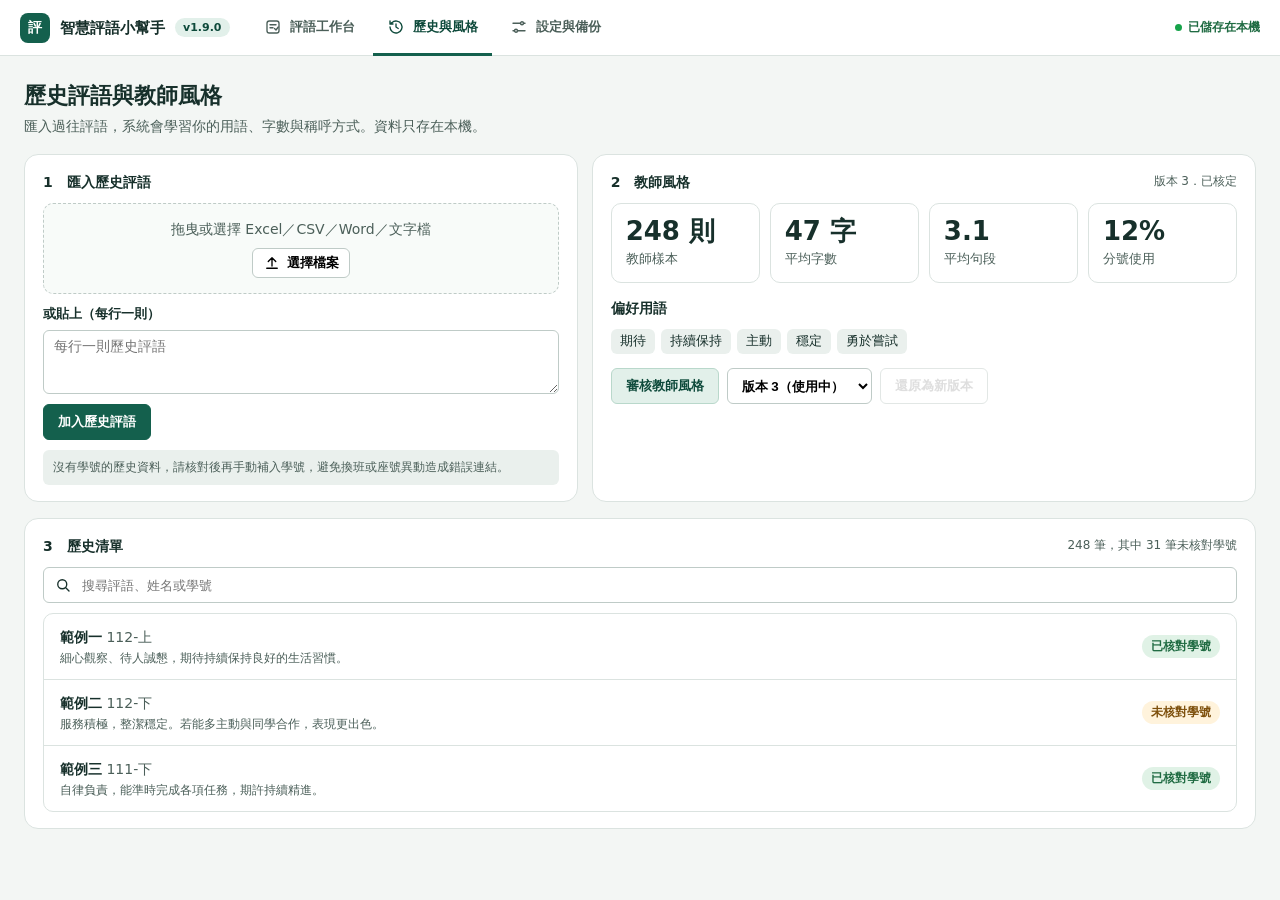
<file: docs/design/mockups/history.html>
<!doctype html>
<html lang="zh-Hant"><head><meta charset="utf-8"><meta name="viewport" content="width=device-width, initial-scale=1"><title>模擬頁：歷史評語與教師風格</title>
<!-- 自給自足模擬頁：只用假資料；依 docs/design/DESIGN.md 的 tokens。由寬度自動重排（桌機 ≥1000、平板 640–999、手機 <640）。 -->
<style>

/* 版面概念：頂部單列導覽取代深色側欄，工作區讓出全寬；桌機「名單＋評分面板」、手機「名單→評分」逐層進入。
   視覺語言：墨綠單一強調色、白底細線分區、少陰影；五級評分色固定 5→1。僅淺色（單一外觀，刻意）。 */
:root{
  --font:system-ui,"Noto Sans TC","Microsoft JhengHei",sans-serif;
  --page:#dde4e1;--bg:#f3f6f4;--surface:#fff;--sunken:#eaf0ed;
  --ink:#17302b;--ink2:#4b5f59;--line:#dbe3e0;--line2:#bfcbc7;
  --accent:#14604d;--accent-d:#0e4a3b;--accent-soft:#e2f0ea;
  --done-fg:#1f6b42;--done-bg:#e0f2e6;--doing-fg:#8a5a0c;--doing-bg:#fdeed0;--new-fg:#52645e;--new-bg:#e9eeec;
  --warn-fg:#7d4f0b;--warn-bg:#fff3dc;--danger:#b32631;--danger-bg:#fff2f2;--danger-line:#e8b4b8;
  --c5:#16a34a;--p5:#dcfce7;--t5:#15803d;--c4:#84cc16;--p4:#ecfccb;--t4:#53782d;--c3:#eab308;--p3:#fef9c3;--t3:#8a6a10;
  --c2:#f97316;--p2:#ffedd5;--t2:#b45309;--c1:#dc2626;--p1:#fee2e2;--t1:#b91c1c;
  --r1:6px;--r2:10px;--r3:14px;--pop:0 10px 30px #12312a2e;
  color-scheme:light;
}

*{box-sizing:border-box}
body{margin:0;background:var(--bg);color:var(--ink);font:14px/1.6 var(--font)}
.frame{container-type:inline-size;position:static;width:100%;max-width:1440px;margin:0 auto;border:0;border-radius:0;overflow:visible}
.mh{max-width:1440px;margin:0;padding:18px 20px 6px;font-size:13px;color:var(--ink2);font-weight:650}
.sect{border-top:8px solid var(--page)}
.frame .scrim{min-height:480px}
@container (max-width:639px){.frame .scrim{padding:0;align-items:end}.frame .scrim .modal{width:100%;border-radius:16px 16px 0 0}}
.frame .ic{width:18px;height:18px;flex:none}
.frame button{cursor:pointer}
.frame button:focus-visible,.frame input:focus-visible,.frame select:focus-visible,.frame textarea:focus-visible{outline:2px solid var(--accent);outline-offset:2px}
.btn{display:inline-flex;align-items:center;justify-content:center;gap:6px;min-height:36px;padding:0 14px;border:1px solid var(--line2);background:var(--surface);border-radius:var(--r1);font-weight:600;white-space:nowrap}
.btn:hover{border-color:var(--accent)}
.btn.pri{background:var(--accent);border-color:var(--accent);color:#fff}.btn.pri:hover{background:var(--accent-d)}
.btn.sub{background:var(--accent-soft);border-color:#b9d8cb;color:var(--accent-d)}
.btn.ghost{border-color:transparent;background:transparent}.btn.ghost:hover{background:var(--sunken)}
.btn.dng{background:var(--danger-bg);border-color:var(--danger-line);color:var(--danger)}
.btn.sm{min-height:30px;padding:0 10px;font-size:13px}
.btn[disabled]{opacity:.45;cursor:not-allowed}
.chip{display:inline-flex;align-items:center;gap:4px;padding:2px 9px;border-radius:99px;font-size:12px;font-weight:650;line-height:1.6;white-space:nowrap}
.chip.done{background:var(--done-bg);color:var(--done-fg)}.chip.doing{background:var(--doing-bg);color:var(--doing-fg)}.chip.new{background:var(--new-bg);color:var(--new-fg)}
.chip.warn{background:var(--warn-bg);color:var(--warn-fg)}.chip.lock{background:var(--accent-soft);color:var(--accent-d)}.chip .ic{width:13px;height:13px}
.muted{color:var(--ink2)}
.num{font-variant-numeric:tabular-nums}
/* 頂部導覽 */
.top{display:flex;align-items:center;gap:20px;height:56px;padding:0 20px;background:var(--surface);border-bottom:1px solid var(--line)}
.brand{display:flex;align-items:center;gap:10px;font-weight:750;font-size:15px;white-space:nowrap}
.mark{width:30px;height:30px;border-radius:8px;background:var(--accent);color:#fff;display:grid;place-items:center;font-size:14px;font-weight:750}
.ver{font-size:11px;font-weight:650;color:var(--accent-d);background:var(--accent-soft);padding:1px 8px;border-radius:99px}
.tabs{display:flex;gap:4px;height:100%}
.tab{display:flex;align-items:center;gap:8px;padding:0 14px;border:0;background:none;border-bottom:3px solid transparent;margin-bottom:-1px;font-weight:600;color:var(--ink2)}
.tab:hover{color:var(--ink)}.tab[aria-current=page]{color:var(--accent-d);border-bottom-color:var(--accent)}
.saved{margin-left:auto;display:flex;align-items:center;gap:6px;font-size:12px;color:var(--done-fg);font-weight:600}
.saved i{width:7px;height:7px;border-radius:50%;background:var(--c5)}
.tabbar{display:none;position:sticky;bottom:0;z-index:4;background:var(--surface);border-top:1px solid var(--line);grid-template-columns:repeat(3,1fr)}
.tabbar .tab{flex-direction:column;justify-content:center;gap:2px;min-height:56px;font-size:12px;border-bottom:0;border-top:3px solid transparent;margin:-1px 0 0}
.tabbar .tab[aria-current=page]{border-top-color:var(--accent)}
/* 情境列 */
.ctx{display:flex;align-items:center;gap:14px;padding:12px 20px;background:var(--surface);border-bottom:1px solid var(--line);flex-wrap:wrap}
.sel{min-height:36px;padding:0 10px;border:1px solid var(--line2);border-radius:var(--r1);background:var(--surface);font-weight:650;max-width:100%}
.rail{display:flex;align-items:center;gap:6px;flex:1;min-width:0}
.rs{display:flex;align-items:center;gap:8px;white-space:nowrap;font-size:13px;color:var(--ink2)}
.rs b{display:grid;place-items:center;width:22px;height:22px;border-radius:50%;background:var(--new-bg);color:var(--new-fg);font-size:12px}
.rs.done b{background:var(--accent);color:#fff}.rs.cur{color:var(--ink);font-weight:700}.rs.cur b{background:var(--ink);color:#fff}
.rs small{color:var(--ink2);font-weight:500;font-size:12px}
.rline{flex:1;height:2px;background:var(--line);min-width:12px;max-width:44px}
.acts{display:flex;gap:8px;position:relative}
.pop{position:absolute;right:0;top:calc(100% + 6px);z-index:6;width:min(340px,86cqw);background:var(--surface);border:1px solid var(--line2);border-radius:var(--r2);box-shadow:var(--pop);padding:6px}
.pop h4{margin:8px 10px 2px;font-size:12px;color:var(--ink2);font-weight:650;letter-spacing:.04em}
.pi{display:flex;gap:10px;width:100%;padding:9px 10px;border:0;background:none;border-radius:var(--r1);text-align:left}
.pi:hover{background:var(--sunken)}.pi span{display:block}.pi small{display:block;color:var(--ink2);font-size:12px}.pi strong{font-weight:650}
.pi .ic{margin-top:2px;color:var(--accent)}
/* 雙區 */
.split{display:grid;grid-template-columns:340px minmax(0,1fr);min-height:640px}
.roster{background:var(--surface);border-right:1px solid var(--line);display:flex;flex-direction:column;min-width:0}
.rhead{padding:14px 16px 10px;display:grid;gap:10px;border-bottom:1px solid var(--line)}
.meter{display:grid;grid-template-columns:auto 1fr auto;align-items:center;gap:8px;font-size:12px;color:var(--ink2)}
.bar{height:6px;border-radius:99px;background:var(--sunken);overflow:hidden}.bar i{display:block;height:100%;background:var(--accent);border-radius:99px}
.search{display:flex;align-items:center;gap:8px;border:1px solid var(--line2);border-radius:var(--r1);padding:0 10px;min-height:36px;background:var(--surface)}
.search input{border:0;outline:0;flex:1;min-width:0;background:none}
.seg{display:flex;gap:6px;overflow-x:auto;padding-bottom:2px}
.seg button{flex:none;border:1px solid var(--line);background:var(--surface);border-radius:99px;padding:3px 11px;font-size:13px;font-weight:600;color:var(--ink2);min-height:30px}
.seg button[aria-pressed=true]{background:var(--ink);border-color:var(--ink);color:#fff}
.rows{overflow:auto;flex:1}
.row{display:grid;grid-template-columns:34px minmax(0,1fr) auto;gap:2px 10px;align-items:center;width:100%;padding:11px 16px;border:0;border-bottom:1px solid var(--line);background:var(--surface);text-align:left;border-left:3px solid transparent}
.row:hover{background:#f7faf8}.row[aria-selected=true]{background:var(--accent-soft);border-left-color:var(--accent)}
.row .seat{color:var(--ink2);font-size:13px;font-variant-numeric:tabular-nums}
.row .nm{font-weight:700}
.dots{display:flex;gap:3px;grid-column:2}
.dots i{width:14px;height:6px;border-radius:2px;background:var(--sunken);border:1px solid var(--line2)}
.dots i[data-v="5"]{background:var(--c5);border-color:var(--c5)}.dots i[data-v="4"]{background:var(--c4);border-color:var(--c4)}.dots i[data-v="3"]{background:var(--c3);border-color:var(--c3)}.dots i[data-v="2"]{background:var(--c2);border-color:var(--c2)}.dots i[data-v="1"]{background:var(--c1);border-color:var(--c1)}
.row .rt{display:flex;flex-direction:column;align-items:flex-end;gap:3px;grid-row:1/3;grid-column:3}
.star{font-size:13px;font-weight:700;font-variant-numeric:tabular-nums}.star:before{content:"★ ";color:var(--c3)}
.detail{min-width:0;padding:20px 24px 0;display:flex;flex-direction:column;gap:14px}
.dh{display:flex;align-items:center;gap:12px;flex-wrap:wrap}
.dh h2{margin:0;font-size:22px;line-height:1.2}
.dh .sp{margin-left:auto;display:flex;gap:6px}
.card{background:var(--surface);border:1px solid var(--line);border-radius:var(--r3);padding:16px 18px}
.card h3{margin:0 0 10px;font-size:14px;display:flex;align-items:center;gap:8px;font-weight:700}
.card h3 small{font-weight:500;color:var(--ink2);font-size:12px;margin-left:auto}
.rate{display:grid;grid-template-columns:104px minmax(0,300px) minmax(0,1fr);gap:10px 14px;align-items:center;padding:6px 0;border-top:1px dashed var(--line)}
.rate:first-of-type{border-top:0}
.rate label{font-weight:650}
.lv{display:grid;grid-template-columns:repeat(5,1fr);gap:6px}
.lv button{min-height:40px;border-radius:var(--r1);border:1px solid transparent;font-weight:750;font-size:15px;font-variant-numeric:tabular-nums}
.lv button[data-v="5"]{background:var(--p5);color:var(--t5)}.lv button[data-v="4"]{background:var(--p4);color:var(--t4)}.lv button[data-v="3"]{background:var(--p3);color:var(--t3)}.lv button[data-v="2"]{background:var(--p2);color:var(--t2)}.lv button[data-v="1"]{background:var(--p1);color:var(--t1)}
.lv button[aria-pressed=true]{box-shadow:0 0 0 2px var(--surface),0 0 0 4px var(--ink);color:#fff}
.lv button[aria-pressed=true][data-v="5"]{background:var(--c5)}.lv button[aria-pressed=true][data-v="4"]{background:var(--c4);color:var(--ink)}.lv button[aria-pressed=true][data-v="3"]{background:var(--c3);color:var(--ink)}.lv button[aria-pressed=true][data-v="2"]{background:var(--c2)}.lv button[aria-pressed=true][data-v="1"]{background:var(--c1)}
.lv button[disabled]{cursor:not-allowed;opacity:.7}
.lvt{font-size:13px;color:var(--ink2);min-height:20px}
.kbd{display:inline-block;border:1px solid var(--line2);border-bottom-width:2px;border-radius:5px;padding:0 6px;font-size:12px;background:var(--surface);font-weight:650}
.two{display:grid;grid-template-columns:minmax(0,1fr) minmax(0,1.1fr);gap:14px}
textarea.ta{width:100%;min-height:92px;border:1px solid var(--line2);border-radius:var(--r1);padding:10px 12px;resize:vertical;background:var(--surface);line-height:1.8}
.draft{background:var(--accent-soft);border:1px solid #c5ddd1;border-radius:var(--r2);padding:12px 14px;font-size:15px;line-height:1.9;min-height:96px}
.draft.empty{color:var(--ink2);background:var(--sunken);border-color:var(--line);font-size:14px}
.gauge{display:flex;align-items:center;gap:10px;margin-top:10px;font-size:13px}
.gtrack{position:relative;flex:1;height:8px;border-radius:99px;background:var(--sunken)}
.gok{position:absolute;top:0;bottom:0;left:70%;width:13.33%;background:#bfe0cd;border-radius:3px}
.gmk{position:absolute;top:-3px;width:4px;height:14px;border-radius:2px;background:var(--ink);transform:translateX(-50%)}
.issue{margin-top:10px;background:var(--warn-bg);color:var(--warn-fg);border-radius:var(--r1);padding:8px 12px;font-size:13px;font-weight:600}
.abar{position:sticky;bottom:0;display:flex;align-items:center;gap:10px;padding:12px 0;margin-top:auto;background:var(--bg);border-top:1px solid var(--line)}
.abar .hint{margin-right:auto;font-size:12px;color:var(--ink2)}
.sbtn{display:none}
/* 方案 B */
.step4{display:grid;grid-template-columns:repeat(4,minmax(0,1fr));gap:10px;padding:16px 20px;background:var(--surface);border-bottom:1px solid var(--line)}
.st{display:flex;align-items:center;gap:12px;padding:10px 12px;border:1px solid var(--line);border-radius:var(--r2);background:var(--surface);text-align:left;min-width:0}
.st:hover{border-color:var(--accent)}
.st b{display:grid;place-items:center;width:30px;height:30px;border-radius:50%;background:var(--new-bg);color:var(--new-fg);font-weight:750;flex:none}
.st.done b{background:var(--accent);color:#fff}.st.cur{border-color:var(--ink);box-shadow:inset 0 0 0 1px var(--ink)}.st.cur b{background:var(--ink);color:#fff}
.st strong{display:block;font-size:14px}.st small{display:block;color:var(--ink2);font-size:12px;white-space:nowrap;overflow:hidden;text-overflow:ellipsis}
.stage{padding:18px 20px;display:grid;gap:12px}
.tools{display:flex;gap:10px;flex-wrap:wrap;align-items:center}
.tools .search{flex:1;min-width:180px;max-width:320px}
.den{display:flex;border:1px solid var(--line2);border-radius:var(--r1);overflow:hidden;background:var(--surface)}
.den button{border:0;background:none;padding:0 12px;min-height:34px;font-weight:600;color:var(--ink2)}.den button[aria-pressed=true]{background:var(--ink);color:#fff}
.acc{display:grid;gap:8px}
.ar{background:var(--surface);border:1px solid var(--line);border-radius:var(--r2);overflow:hidden}
.ar.open{border-color:var(--accent);box-shadow:0 0 0 1px var(--accent)}
.ah{display:grid;grid-template-columns:34px minmax(0,150px) minmax(0,1fr) auto;gap:12px;align-items:center;width:100%;padding:12px 16px;border:0;background:none;text-align:left}
.ah:hover{background:#f7faf8}
.chips6{display:flex;gap:4px}
.chips6 i{font-style:normal;display:grid;place-items:center;width:26px;height:26px;border-radius:6px;font-size:13px;font-weight:750;background:var(--sunken);color:var(--ink2);border:1px dashed var(--line2)}
.chips6 i[data-v="5"]{background:var(--p5);color:var(--t5);border:0}.chips6 i[data-v="4"]{background:var(--p4);color:var(--t4);border:0}.chips6 i[data-v="3"]{background:var(--p3);color:var(--t3);border:0}.chips6 i[data-v="2"]{background:var(--p2);color:var(--t2);border:0}.chips6 i[data-v="1"]{background:var(--p1);color:var(--t1);border:0}
.snip{grid-column:2/-1;color:var(--ink2);font-size:13px;white-space:nowrap;overflow:hidden;text-overflow:ellipsis}
.ab{padding:4px 16px 16px;border-top:1px solid var(--line);display:grid;grid-template-columns:minmax(0,1.05fr) minmax(0,1fr);gap:20px}
.ab .rate{grid-template-columns:92px minmax(0,1fr)}.ab .rate .lvt{grid-column:2}
.fbar{display:flex;align-items:center;gap:10px;padding:12px 20px;background:var(--surface);border-top:1px solid var(--line);position:sticky;bottom:0;z-index:3}
.fbar .sp{margin-left:auto;display:flex;gap:8px}
.tiles{display:grid;grid-template-columns:repeat(auto-fit,minmax(150px,1fr));gap:10px}
.tile{background:var(--surface);border:1px solid var(--line);border-radius:var(--r2);padding:12px 14px}
.tile b{display:block;font-size:26px;line-height:1.2;font-variant-numeric:tabular-nums}.tile span{color:var(--ink2);font-size:13px}
.tile.bad{background:var(--warn-bg);border-color:#ecd3a3}
.list{background:var(--surface);border:1px solid var(--line);border-radius:var(--r2)}
.li{display:flex;align-items:center;gap:12px;padding:12px 16px;border-top:1px solid var(--line);flex-wrap:wrap}.li:first-child{border-top:0}
.li .g{flex:1;min-width:180px}.li small{display:block;color:var(--ink2)}
.dlg{display:grid;grid-template-columns:repeat(auto-fit,minmax(230px,1fr));gap:12px}
.dc{background:var(--surface);border:1px solid var(--line);border-radius:var(--r3);padding:16px;display:grid;gap:8px;align-content:start}
.dc h4{margin:0;font-size:15px}.dc p{margin:0;color:var(--ink2);font-size:13px}
.dc.int{background:#f6f9f7;border-style:dashed}
.tbl{width:100%;border-collapse:collapse;font-size:13px}.tbl th{background:var(--sunken);text-align:left;padding:8px 12px;font-weight:650}.tbl td{padding:9px 12px;border-top:1px solid var(--line)}
.wrap{overflow:auto}
/* 共用頁面 */
.page{padding:22px 24px;display:grid;gap:16px}
.ph h2{margin:0;font-size:22px}.ph p{margin:2px 0 0;color:var(--ink2)}
.cols{display:grid;grid-template-columns:minmax(0,1fr) minmax(0,1.2fr);gap:14px}
.subnav{display:flex;flex-direction:column;gap:2px}
.subnav button{border:0;background:none;text-align:left;padding:9px 12px;border-radius:var(--r1);font-weight:600;color:var(--ink2)}
.subnav button[aria-current=true]{background:var(--accent-soft);color:var(--accent-d)}
.sgrid{display:grid;grid-template-columns:190px minmax(0,1fr);gap:20px;align-items:start}
.field{display:grid;gap:5px;font-weight:650;font-size:13px}
.field input,.field select,.field textarea{border:1px solid var(--line2);border-radius:var(--r1);padding:7px 10px;min-height:36px;background:var(--surface);font-weight:400;font-size:14px}
.drop{border:1.5px dashed var(--line2);border-radius:var(--r2);padding:14px;text-align:center;color:var(--ink2);background:#f8fbf9}
.tags{display:flex;gap:6px;flex-wrap:wrap}.tag{background:var(--sunken);border-radius:6px;padding:2px 9px;font-size:13px}
.scrim{background:#16332680;padding:28px 16px;display:grid;place-items:start center}
.modal{width:min(560px,100%);background:var(--surface);border-radius:16px;box-shadow:var(--pop);padding:20px;display:grid;gap:12px}
.modal h2{margin:0;font-size:19px}.modal .mf{display:flex;gap:8px;justify-content:flex-end;flex-wrap:wrap;padding-top:4px}
.sheet{align-self:end;border-radius:16px 16px 0 0;width:100%}
.sheet-wrap{display:grid;align-items:end;min-height:640px;background:#16332680;padding:0}
.note2{font-size:12px;color:var(--ink2);background:var(--sunken);padding:8px 10px;border-radius:var(--r1)}
/* —— 窄版（平板／手機）—— */
@container (max-width:999px){
  .top{padding:0 14px;gap:14px}.tab{padding:0 10px}
  .split{grid-template-columns:260px minmax(0,1fr)}
  .dots{display:none}.row .rt{grid-row:auto}
  .rate{grid-template-columns:90px minmax(0,1fr)}.rate .lvt{grid-column:2}
  .two{grid-template-columns:1fr}
  .rail .rs small{display:none}
  .step4{grid-template-columns:repeat(2,minmax(0,1fr))}
  .ab{grid-template-columns:1fr}
  .cols,.sgrid{grid-template-columns:1fr}
  .subnav{flex-direction:row;overflow:auto}.subnav button{white-space:nowrap}
}
@container (max-width:639px){
  .top{height:52px}.tabs{display:none}.tabbar{display:grid}
  .top{gap:10px}.saved span{display:none}
  .ctx{padding:8px 14px;gap:8px;flex-wrap:nowrap}.ctx .sel{flex:1 1 0;min-width:0}.rail{display:none}.acts{width:auto;flex:none;gap:6px}.acts .btn{flex:none;padding:0 10px}.opt{display:none}
  .split{grid-template-columns:1fr;min-height:0}
  .split[data-view=list] .detail,.split[data-view=detail] .roster{display:none}
  .row{padding:12px 14px;min-height:60px;grid-template-columns:30px minmax(0,1fr) auto}
  .dots{display:flex}.row .rt{grid-row:1/3}
  .detail{padding:14px 14px 0;gap:12px}
  .lv button{min-height:48px}
  .rate{grid-template-columns:1fr;gap:6px;padding:10px 0}.rate .lvt{grid-column:1}
  .sbtn{display:inline-flex}
  .abar{bottom:56px;padding:10px 0;background:var(--bg)}.abar .hint{display:none}.abar .btn{flex:1;min-height:46px}
  .step4{grid-template-columns:repeat(4,minmax(0,1fr));padding:10px 14px;gap:6px}
  .st{flex-direction:column;gap:4px;padding:8px 4px;text-align:center}.st small{display:none}.st strong{font-size:12px}
  .stage{padding:14px}
  .ah{grid-template-columns:30px minmax(0,1fr) auto;padding:12px}.ah .chips6{grid-column:2/-1;grid-row:2}.snip{grid-column:1/-1}
  .chips6 i{width:100%;max-width:34px;height:28px}
  .fbar{padding:10px 14px;bottom:56px}.fbar .btn{min-height:46px}.fbar .sp{width:100%}.fbar .sp .btn{flex:1}
  .page{padding:16px 14px}
  .tools .search{max-width:none}
  .btn{min-height:44px}.btn.sm{min-height:40px}.seg button{min-height:40px}.sel{min-height:44px}
  .pop{position:fixed;left:0;right:0;bottom:0;top:auto;width:auto;max-height:80vh;border:0;border-radius:var(--r3) var(--r3) 0 0;padding:8px 8px 12px}.pop::before{content:"";display:block;width:36px;height:4px;border-radius:99px;background:var(--line2);margin:2px auto 8px}
}
.mx{border-collapse:separate;border-spacing:0;font-size:13px;min-width:640px;width:100%}
.mx th{padding:8px 6px;font-weight:650;background:var(--sunken);text-align:center;position:sticky;top:0}
.mx th:first-child,.mx td:first-child{position:sticky;left:0;text-align:left;background:var(--surface);z-index:1;padding:8px 12px;min-width:112px;border-right:1px solid var(--line)}
.mx th:first-child{background:var(--sunken)}
.mx td{padding:5px 4px;border-top:1px solid var(--line)}
.mx .lv{min-width:150px}.mx .lv button{min-height:32px;font-size:13px}
.emp{display:grid;place-items:center;padding:56px 20px;min-height:520px}
.emp .eb{max-width:440px;text-align:center;display:grid;gap:12px;justify-items:center}
.emp h2{margin:0;font-size:20px}.emp .mark{width:48px;height:48px;font-size:22px;border-radius:14px}
.emp .stp{display:grid;gap:8px;text-align:left;width:100%}
.emp .stp div{display:flex;gap:10px;align-items:center;background:var(--surface);border:1px solid var(--line);border-radius:var(--r2);padding:10px 12px}
.cedit{display:grid;gap:10px;max-height:520px;overflow:auto}
.cedit .card{padding:12px 14px}
.cmp{display:grid;grid-template-columns:1fr 1fr;gap:8px;font-size:13px}
.cmp>div{background:var(--sunken);border-radius:var(--r1);padding:8px 10px}.cmp>div.new{background:var(--accent-soft)}
.cmp small{display:block;color:var(--ink2);font-weight:650;margin-bottom:2px}
@container (max-width:639px){.cmp{grid-template-columns:1fr}.emp{padding:36px 16px;min-height:0}}
@media (prefers-reduced-motion:reduce){*{transition:none!important;animation:none!important}}

</style></head><body>
<div class="frame"><div class="app"><div class="top"><div class="brand"><span class="mark">評</span>智慧評語小幫手<span class="ver">v1.9.0</span></div>
<div class="tabs" role="tablist"><button class="tab" role="tab" ><svg class="ic" viewBox="0 0 24 24" fill="none" stroke="currentColor" stroke-width="1.8" stroke-linecap="round" stroke-linejoin="round" aria-hidden="true"><rect x="4" y="4" width="16" height="16" rx="3"/><path d="M8 9h8M8 13h4M14 14l2 2 3-4"/></svg>評語工作台</button><button class="tab" role="tab" aria-current="page"><svg class="ic" viewBox="0 0 24 24" fill="none" stroke="currentColor" stroke-width="1.8" stroke-linecap="round" stroke-linejoin="round" aria-hidden="true"><path d="M4 12a8 8 0 1 0 2.5-5.8L4 8m0-4v4h4M12 8v4l3 2"/></svg>歷史與風格</button><button class="tab" role="tab" ><svg class="ic" viewBox="0 0 24 24" fill="none" stroke="currentColor" stroke-width="1.8" stroke-linecap="round" stroke-linejoin="round" aria-hidden="true"><path d="M4 7h10M18 7h2M4 17h2M10 17h10"/><circle cx="16" cy="7" r="2"/><circle cx="8" cy="17" r="2"/></svg>設定與備份</button></div>
<div class="saved"><i></i><span>已儲存在本機</span></div></div><div class="page"><div class="ph"><h2>歷史評語與教師風格</h2><p>匯入過往評語，系統會學習你的用語、字數與稱呼方式。資料只存在本機。</p></div>
<div class="cols"><div class="card"><h3>1　匯入歷史評語</h3><div class="drop">拖曳或選擇 Excel／CSV／Word／文字檔<br><button class="btn sm" style="margin-top:8px"><svg class="ic" viewBox="0 0 24 24" fill="none" stroke="currentColor" stroke-width="1.8" stroke-linecap="round" stroke-linejoin="round" aria-hidden="true"><path d="M12 16V5m-5 5 5-5 5 5M5 19h14"/></svg>選擇檔案</button></div><label class="field" style="margin-top:10px">或貼上（每行一則）<textarea placeholder="每行一則歷史評語" rows="3"></textarea></label><button class="btn pri" style="margin-top:10px">加入歷史評語</button><p class="note2" style="margin:10px 0 0">沒有學號的歷史資料，請核對後再手動補入學號，避免換班或座號異動造成錯誤連結。</p></div>
<div class="card"><h3>2　教師風格<small>版本 3．已核定</small></h3><div class="tiles" style="grid-template-columns:repeat(4,1fr)"><div class="tile"><b>248 則</b><span>教師樣本</span></div><div class="tile"><b>47 字</b><span>平均字數</span></div><div class="tile"><b>3.1</b><span>平均句段</span></div><div class="tile"><b>12%</b><span>分號使用</span></div></div><h3 style="margin-top:14px">偏好用語</h3><div class="tags"><span class="tag">期待</span><span class="tag">持續保持</span><span class="tag">主動</span><span class="tag">穩定</span><span class="tag">勇於嘗試</span></div><div style="display:flex;gap:8px;margin-top:14px;flex-wrap:wrap"><button class="btn sub">審核教師風格</button><select class="sel" aria-label="風格版本"><option>版本 3（使用中）</option></select><button class="btn" disabled>還原為新版本</button></div></div></div>
<div class="card"><h3>3　歷史清單<small>248 筆，其中 31 筆未核對學號</small></h3><label class="search" style="margin-bottom:10px"><svg class="ic" viewBox="0 0 24 24" fill="none" stroke="currentColor" stroke-width="1.8" stroke-linecap="round" stroke-linejoin="round" aria-hidden="true"><circle cx="11" cy="11" r="6"/><path d="M20 20l-4-4"/></svg><input placeholder="搜尋評語、姓名或學號" aria-label="搜尋歷史"></label><div class="list"><div class="li"><div class="g"><b>範例一</b> <span class="muted">112-上</span><small>細心觀察、待人誠懇，期待持續保持良好的生活習慣。</small></div><span class="chip done">已核對學號</span></div><div class="li"><div class="g"><b>範例二</b> <span class="muted">112-下</span><small>服務積極，整潔穩定。若能多主動與同學合作，表現更出色。</small></div><span class="chip warn">未核對學號</span></div><div class="li"><div class="g"><b>範例三</b> <span class="muted">111-下</span><small>自律負責，能準時完成各項任務，期許持續精進。</small></div><span class="chip done">已核對學號</span></div></div></div></div><div class="tabbar"><button class="tab" ><svg class="ic" viewBox="0 0 24 24" fill="none" stroke="currentColor" stroke-width="1.8" stroke-linecap="round" stroke-linejoin="round" aria-hidden="true"><rect x="4" y="4" width="16" height="16" rx="3"/><path d="M8 9h8M8 13h4M14 14l2 2 3-4"/></svg>工作台</button><button class="tab" aria-current="page"><svg class="ic" viewBox="0 0 24 24" fill="none" stroke="currentColor" stroke-width="1.8" stroke-linecap="round" stroke-linejoin="round" aria-hidden="true"><path d="M4 12a8 8 0 1 0 2.5-5.8L4 8m0-4v4h4M12 8v4l3 2"/></svg>歷史</button><button class="tab" ><svg class="ic" viewBox="0 0 24 24" fill="none" stroke="currentColor" stroke-width="1.8" stroke-linecap="round" stroke-linejoin="round" aria-hidden="true"><path d="M4 7h10M18 7h2M4 17h2M10 17h10"/><circle cx="16" cy="7" r="2"/><circle cx="8" cy="17" r="2"/></svg>設定</button></div></div></div>
</body></html>
</file>
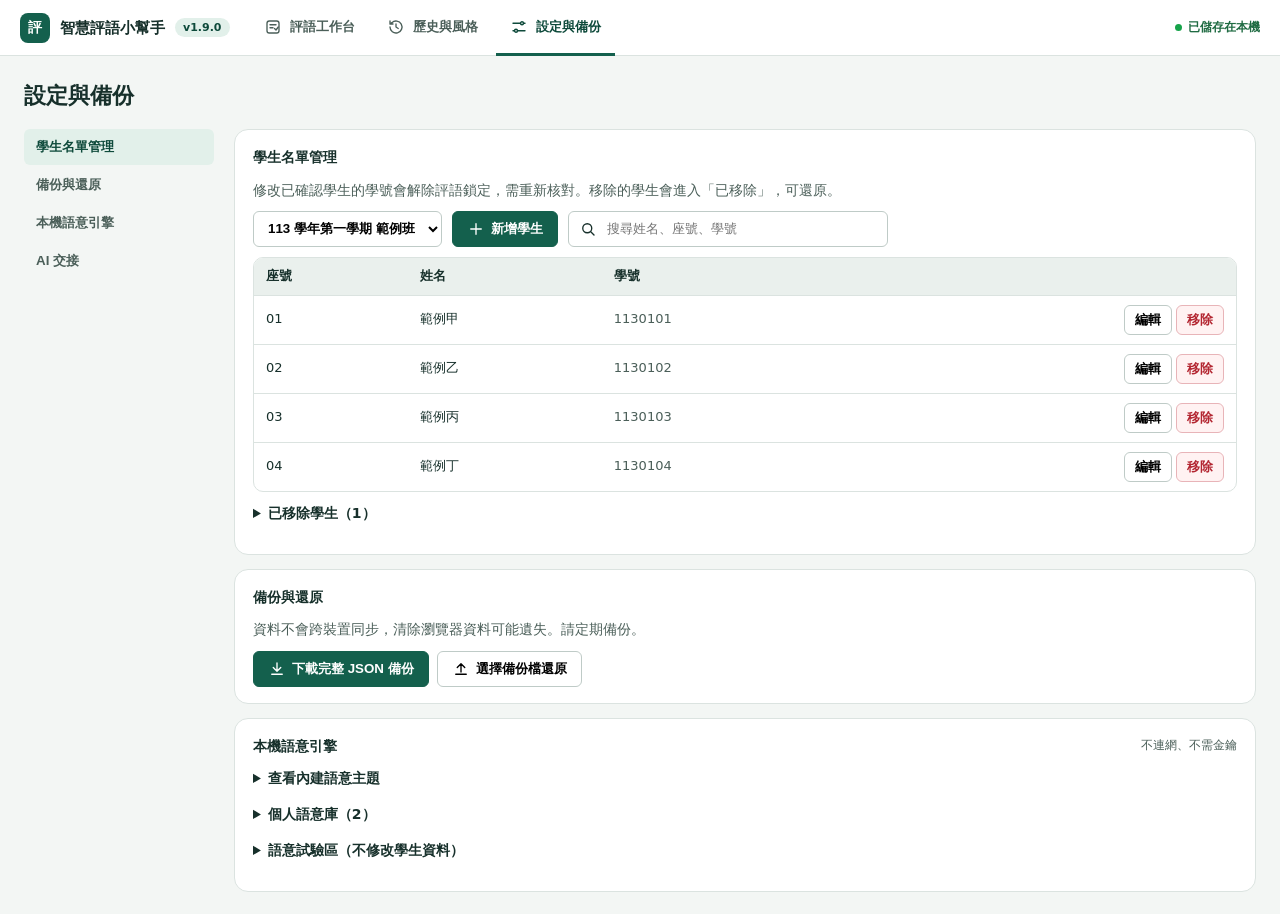
<file: docs/design/mockups/settings.html>
<!doctype html>
<html lang="zh-Hant"><head><meta charset="utf-8"><meta name="viewport" content="width=device-width, initial-scale=1"><title>模擬頁：設定與備份</title>
<!-- 自給自足模擬頁：只用假資料；依 docs/design/DESIGN.md 的 tokens。由寬度自動重排（桌機 ≥1000、平板 640–999、手機 <640）。 -->
<style>

/* 版面概念：頂部單列導覽取代深色側欄，工作區讓出全寬；桌機「名單＋評分面板」、手機「名單→評分」逐層進入。
   視覺語言：墨綠單一強調色、白底細線分區、少陰影；五級評分色固定 5→1。僅淺色（單一外觀，刻意）。 */
:root{
  --font:system-ui,"Noto Sans TC","Microsoft JhengHei",sans-serif;
  --page:#dde4e1;--bg:#f3f6f4;--surface:#fff;--sunken:#eaf0ed;
  --ink:#17302b;--ink2:#4b5f59;--line:#dbe3e0;--line2:#bfcbc7;
  --accent:#14604d;--accent-d:#0e4a3b;--accent-soft:#e2f0ea;
  --done-fg:#1f6b42;--done-bg:#e0f2e6;--doing-fg:#8a5a0c;--doing-bg:#fdeed0;--new-fg:#52645e;--new-bg:#e9eeec;
  --warn-fg:#7d4f0b;--warn-bg:#fff3dc;--danger:#b32631;--danger-bg:#fff2f2;--danger-line:#e8b4b8;
  --c5:#16a34a;--p5:#dcfce7;--t5:#15803d;--c4:#84cc16;--p4:#ecfccb;--t4:#53782d;--c3:#eab308;--p3:#fef9c3;--t3:#8a6a10;
  --c2:#f97316;--p2:#ffedd5;--t2:#b45309;--c1:#dc2626;--p1:#fee2e2;--t1:#b91c1c;
  --r1:6px;--r2:10px;--r3:14px;--pop:0 10px 30px #12312a2e;
  color-scheme:light;
}

*{box-sizing:border-box}
body{margin:0;background:var(--bg);color:var(--ink);font:14px/1.6 var(--font)}
.frame{container-type:inline-size;position:static;width:100%;max-width:1440px;margin:0 auto;border:0;border-radius:0;overflow:visible}
.mh{max-width:1440px;margin:0;padding:18px 20px 6px;font-size:13px;color:var(--ink2);font-weight:650}
.sect{border-top:8px solid var(--page)}
.frame .scrim{min-height:480px}
@container (max-width:639px){.frame .scrim{padding:0;align-items:end}.frame .scrim .modal{width:100%;border-radius:16px 16px 0 0}}
.frame .ic{width:18px;height:18px;flex:none}
.frame button{cursor:pointer}
.frame button:focus-visible,.frame input:focus-visible,.frame select:focus-visible,.frame textarea:focus-visible{outline:2px solid var(--accent);outline-offset:2px}
.btn{display:inline-flex;align-items:center;justify-content:center;gap:6px;min-height:36px;padding:0 14px;border:1px solid var(--line2);background:var(--surface);border-radius:var(--r1);font-weight:600;white-space:nowrap}
.btn:hover{border-color:var(--accent)}
.btn.pri{background:var(--accent);border-color:var(--accent);color:#fff}.btn.pri:hover{background:var(--accent-d)}
.btn.sub{background:var(--accent-soft);border-color:#b9d8cb;color:var(--accent-d)}
.btn.ghost{border-color:transparent;background:transparent}.btn.ghost:hover{background:var(--sunken)}
.btn.dng{background:var(--danger-bg);border-color:var(--danger-line);color:var(--danger)}
.btn.sm{min-height:30px;padding:0 10px;font-size:13px}
.btn[disabled]{opacity:.45;cursor:not-allowed}
.chip{display:inline-flex;align-items:center;gap:4px;padding:2px 9px;border-radius:99px;font-size:12px;font-weight:650;line-height:1.6;white-space:nowrap}
.chip.done{background:var(--done-bg);color:var(--done-fg)}.chip.doing{background:var(--doing-bg);color:var(--doing-fg)}.chip.new{background:var(--new-bg);color:var(--new-fg)}
.chip.warn{background:var(--warn-bg);color:var(--warn-fg)}.chip.lock{background:var(--accent-soft);color:var(--accent-d)}.chip .ic{width:13px;height:13px}
.muted{color:var(--ink2)}
.num{font-variant-numeric:tabular-nums}
/* 頂部導覽 */
.top{display:flex;align-items:center;gap:20px;height:56px;padding:0 20px;background:var(--surface);border-bottom:1px solid var(--line)}
.brand{display:flex;align-items:center;gap:10px;font-weight:750;font-size:15px;white-space:nowrap}
.mark{width:30px;height:30px;border-radius:8px;background:var(--accent);color:#fff;display:grid;place-items:center;font-size:14px;font-weight:750}
.ver{font-size:11px;font-weight:650;color:var(--accent-d);background:var(--accent-soft);padding:1px 8px;border-radius:99px}
.tabs{display:flex;gap:4px;height:100%}
.tab{display:flex;align-items:center;gap:8px;padding:0 14px;border:0;background:none;border-bottom:3px solid transparent;margin-bottom:-1px;font-weight:600;color:var(--ink2)}
.tab:hover{color:var(--ink)}.tab[aria-current=page]{color:var(--accent-d);border-bottom-color:var(--accent)}
.saved{margin-left:auto;display:flex;align-items:center;gap:6px;font-size:12px;color:var(--done-fg);font-weight:600}
.saved i{width:7px;height:7px;border-radius:50%;background:var(--c5)}
.tabbar{display:none;position:sticky;bottom:0;z-index:4;background:var(--surface);border-top:1px solid var(--line);grid-template-columns:repeat(3,1fr)}
.tabbar .tab{flex-direction:column;justify-content:center;gap:2px;min-height:56px;font-size:12px;border-bottom:0;border-top:3px solid transparent;margin:-1px 0 0}
.tabbar .tab[aria-current=page]{border-top-color:var(--accent)}
/* 情境列 */
.ctx{display:flex;align-items:center;gap:14px;padding:12px 20px;background:var(--surface);border-bottom:1px solid var(--line);flex-wrap:wrap}
.sel{min-height:36px;padding:0 10px;border:1px solid var(--line2);border-radius:var(--r1);background:var(--surface);font-weight:650;max-width:100%}
.rail{display:flex;align-items:center;gap:6px;flex:1;min-width:0}
.rs{display:flex;align-items:center;gap:8px;white-space:nowrap;font-size:13px;color:var(--ink2)}
.rs b{display:grid;place-items:center;width:22px;height:22px;border-radius:50%;background:var(--new-bg);color:var(--new-fg);font-size:12px}
.rs.done b{background:var(--accent);color:#fff}.rs.cur{color:var(--ink);font-weight:700}.rs.cur b{background:var(--ink);color:#fff}
.rs small{color:var(--ink2);font-weight:500;font-size:12px}
.rline{flex:1;height:2px;background:var(--line);min-width:12px;max-width:44px}
.acts{display:flex;gap:8px;position:relative}
.pop{position:absolute;right:0;top:calc(100% + 6px);z-index:6;width:min(340px,86cqw);background:var(--surface);border:1px solid var(--line2);border-radius:var(--r2);box-shadow:var(--pop);padding:6px}
.pop h4{margin:8px 10px 2px;font-size:12px;color:var(--ink2);font-weight:650;letter-spacing:.04em}
.pi{display:flex;gap:10px;width:100%;padding:9px 10px;border:0;background:none;border-radius:var(--r1);text-align:left}
.pi:hover{background:var(--sunken)}.pi span{display:block}.pi small{display:block;color:var(--ink2);font-size:12px}.pi strong{font-weight:650}
.pi .ic{margin-top:2px;color:var(--accent)}
/* 雙區 */
.split{display:grid;grid-template-columns:340px minmax(0,1fr);min-height:640px}
.roster{background:var(--surface);border-right:1px solid var(--line);display:flex;flex-direction:column;min-width:0}
.rhead{padding:14px 16px 10px;display:grid;gap:10px;border-bottom:1px solid var(--line)}
.meter{display:grid;grid-template-columns:auto 1fr auto;align-items:center;gap:8px;font-size:12px;color:var(--ink2)}
.bar{height:6px;border-radius:99px;background:var(--sunken);overflow:hidden}.bar i{display:block;height:100%;background:var(--accent);border-radius:99px}
.search{display:flex;align-items:center;gap:8px;border:1px solid var(--line2);border-radius:var(--r1);padding:0 10px;min-height:36px;background:var(--surface)}
.search input{border:0;outline:0;flex:1;min-width:0;background:none}
.seg{display:flex;gap:6px;overflow-x:auto;padding-bottom:2px}
.seg button{flex:none;border:1px solid var(--line);background:var(--surface);border-radius:99px;padding:3px 11px;font-size:13px;font-weight:600;color:var(--ink2);min-height:30px}
.seg button[aria-pressed=true]{background:var(--ink);border-color:var(--ink);color:#fff}
.rows{overflow:auto;flex:1}
.row{display:grid;grid-template-columns:34px minmax(0,1fr) auto;gap:2px 10px;align-items:center;width:100%;padding:11px 16px;border:0;border-bottom:1px solid var(--line);background:var(--surface);text-align:left;border-left:3px solid transparent}
.row:hover{background:#f7faf8}.row[aria-selected=true]{background:var(--accent-soft);border-left-color:var(--accent)}
.row .seat{color:var(--ink2);font-size:13px;font-variant-numeric:tabular-nums}
.row .nm{font-weight:700}
.dots{display:flex;gap:3px;grid-column:2}
.dots i{width:14px;height:6px;border-radius:2px;background:var(--sunken);border:1px solid var(--line2)}
.dots i[data-v="5"]{background:var(--c5);border-color:var(--c5)}.dots i[data-v="4"]{background:var(--c4);border-color:var(--c4)}.dots i[data-v="3"]{background:var(--c3);border-color:var(--c3)}.dots i[data-v="2"]{background:var(--c2);border-color:var(--c2)}.dots i[data-v="1"]{background:var(--c1);border-color:var(--c1)}
.row .rt{display:flex;flex-direction:column;align-items:flex-end;gap:3px;grid-row:1/3;grid-column:3}
.star{font-size:13px;font-weight:700;font-variant-numeric:tabular-nums}.star:before{content:"★ ";color:var(--c3)}
.detail{min-width:0;padding:20px 24px 0;display:flex;flex-direction:column;gap:14px}
.dh{display:flex;align-items:center;gap:12px;flex-wrap:wrap}
.dh h2{margin:0;font-size:22px;line-height:1.2}
.dh .sp{margin-left:auto;display:flex;gap:6px}
.card{background:var(--surface);border:1px solid var(--line);border-radius:var(--r3);padding:16px 18px}
.card h3{margin:0 0 10px;font-size:14px;display:flex;align-items:center;gap:8px;font-weight:700}
.card h3 small{font-weight:500;color:var(--ink2);font-size:12px;margin-left:auto}
.rate{display:grid;grid-template-columns:104px minmax(0,300px) minmax(0,1fr);gap:10px 14px;align-items:center;padding:6px 0;border-top:1px dashed var(--line)}
.rate:first-of-type{border-top:0}
.rate label{font-weight:650}
.lv{display:grid;grid-template-columns:repeat(5,1fr);gap:6px}
.lv button{min-height:40px;border-radius:var(--r1);border:1px solid transparent;font-weight:750;font-size:15px;font-variant-numeric:tabular-nums}
.lv button[data-v="5"]{background:var(--p5);color:var(--t5)}.lv button[data-v="4"]{background:var(--p4);color:var(--t4)}.lv button[data-v="3"]{background:var(--p3);color:var(--t3)}.lv button[data-v="2"]{background:var(--p2);color:var(--t2)}.lv button[data-v="1"]{background:var(--p1);color:var(--t1)}
.lv button[aria-pressed=true]{box-shadow:0 0 0 2px var(--surface),0 0 0 4px var(--ink);color:#fff}
.lv button[aria-pressed=true][data-v="5"]{background:var(--c5)}.lv button[aria-pressed=true][data-v="4"]{background:var(--c4);color:var(--ink)}.lv button[aria-pressed=true][data-v="3"]{background:var(--c3);color:var(--ink)}.lv button[aria-pressed=true][data-v="2"]{background:var(--c2)}.lv button[aria-pressed=true][data-v="1"]{background:var(--c1)}
.lv button[disabled]{cursor:not-allowed;opacity:.7}
.lvt{font-size:13px;color:var(--ink2);min-height:20px}
.kbd{display:inline-block;border:1px solid var(--line2);border-bottom-width:2px;border-radius:5px;padding:0 6px;font-size:12px;background:var(--surface);font-weight:650}
.two{display:grid;grid-template-columns:minmax(0,1fr) minmax(0,1.1fr);gap:14px}
textarea.ta{width:100%;min-height:92px;border:1px solid var(--line2);border-radius:var(--r1);padding:10px 12px;resize:vertical;background:var(--surface);line-height:1.8}
.draft{background:var(--accent-soft);border:1px solid #c5ddd1;border-radius:var(--r2);padding:12px 14px;font-size:15px;line-height:1.9;min-height:96px}
.draft.empty{color:var(--ink2);background:var(--sunken);border-color:var(--line);font-size:14px}
.gauge{display:flex;align-items:center;gap:10px;margin-top:10px;font-size:13px}
.gtrack{position:relative;flex:1;height:8px;border-radius:99px;background:var(--sunken)}
.gok{position:absolute;top:0;bottom:0;left:70%;width:13.33%;background:#bfe0cd;border-radius:3px}
.gmk{position:absolute;top:-3px;width:4px;height:14px;border-radius:2px;background:var(--ink);transform:translateX(-50%)}
.issue{margin-top:10px;background:var(--warn-bg);color:var(--warn-fg);border-radius:var(--r1);padding:8px 12px;font-size:13px;font-weight:600}
.abar{position:sticky;bottom:0;display:flex;align-items:center;gap:10px;padding:12px 0;margin-top:auto;background:var(--bg);border-top:1px solid var(--line)}
.abar .hint{margin-right:auto;font-size:12px;color:var(--ink2)}
.sbtn{display:none}
/* 方案 B */
.step4{display:grid;grid-template-columns:repeat(4,minmax(0,1fr));gap:10px;padding:16px 20px;background:var(--surface);border-bottom:1px solid var(--line)}
.st{display:flex;align-items:center;gap:12px;padding:10px 12px;border:1px solid var(--line);border-radius:var(--r2);background:var(--surface);text-align:left;min-width:0}
.st:hover{border-color:var(--accent)}
.st b{display:grid;place-items:center;width:30px;height:30px;border-radius:50%;background:var(--new-bg);color:var(--new-fg);font-weight:750;flex:none}
.st.done b{background:var(--accent);color:#fff}.st.cur{border-color:var(--ink);box-shadow:inset 0 0 0 1px var(--ink)}.st.cur b{background:var(--ink);color:#fff}
.st strong{display:block;font-size:14px}.st small{display:block;color:var(--ink2);font-size:12px;white-space:nowrap;overflow:hidden;text-overflow:ellipsis}
.stage{padding:18px 20px;display:grid;gap:12px}
.tools{display:flex;gap:10px;flex-wrap:wrap;align-items:center}
.tools .search{flex:1;min-width:180px;max-width:320px}
.den{display:flex;border:1px solid var(--line2);border-radius:var(--r1);overflow:hidden;background:var(--surface)}
.den button{border:0;background:none;padding:0 12px;min-height:34px;font-weight:600;color:var(--ink2)}.den button[aria-pressed=true]{background:var(--ink);color:#fff}
.acc{display:grid;gap:8px}
.ar{background:var(--surface);border:1px solid var(--line);border-radius:var(--r2);overflow:hidden}
.ar.open{border-color:var(--accent);box-shadow:0 0 0 1px var(--accent)}
.ah{display:grid;grid-template-columns:34px minmax(0,150px) minmax(0,1fr) auto;gap:12px;align-items:center;width:100%;padding:12px 16px;border:0;background:none;text-align:left}
.ah:hover{background:#f7faf8}
.chips6{display:flex;gap:4px}
.chips6 i{font-style:normal;display:grid;place-items:center;width:26px;height:26px;border-radius:6px;font-size:13px;font-weight:750;background:var(--sunken);color:var(--ink2);border:1px dashed var(--line2)}
.chips6 i[data-v="5"]{background:var(--p5);color:var(--t5);border:0}.chips6 i[data-v="4"]{background:var(--p4);color:var(--t4);border:0}.chips6 i[data-v="3"]{background:var(--p3);color:var(--t3);border:0}.chips6 i[data-v="2"]{background:var(--p2);color:var(--t2);border:0}.chips6 i[data-v="1"]{background:var(--p1);color:var(--t1);border:0}
.snip{grid-column:2/-1;color:var(--ink2);font-size:13px;white-space:nowrap;overflow:hidden;text-overflow:ellipsis}
.ab{padding:4px 16px 16px;border-top:1px solid var(--line);display:grid;grid-template-columns:minmax(0,1.05fr) minmax(0,1fr);gap:20px}
.ab .rate{grid-template-columns:92px minmax(0,1fr)}.ab .rate .lvt{grid-column:2}
.fbar{display:flex;align-items:center;gap:10px;padding:12px 20px;background:var(--surface);border-top:1px solid var(--line);position:sticky;bottom:0;z-index:3}
.fbar .sp{margin-left:auto;display:flex;gap:8px}
.tiles{display:grid;grid-template-columns:repeat(auto-fit,minmax(150px,1fr));gap:10px}
.tile{background:var(--surface);border:1px solid var(--line);border-radius:var(--r2);padding:12px 14px}
.tile b{display:block;font-size:26px;line-height:1.2;font-variant-numeric:tabular-nums}.tile span{color:var(--ink2);font-size:13px}
.tile.bad{background:var(--warn-bg);border-color:#ecd3a3}
.list{background:var(--surface);border:1px solid var(--line);border-radius:var(--r2)}
.li{display:flex;align-items:center;gap:12px;padding:12px 16px;border-top:1px solid var(--line);flex-wrap:wrap}.li:first-child{border-top:0}
.li .g{flex:1;min-width:180px}.li small{display:block;color:var(--ink2)}
.dlg{display:grid;grid-template-columns:repeat(auto-fit,minmax(230px,1fr));gap:12px}
.dc{background:var(--surface);border:1px solid var(--line);border-radius:var(--r3);padding:16px;display:grid;gap:8px;align-content:start}
.dc h4{margin:0;font-size:15px}.dc p{margin:0;color:var(--ink2);font-size:13px}
.dc.int{background:#f6f9f7;border-style:dashed}
.tbl{width:100%;border-collapse:collapse;font-size:13px}.tbl th{background:var(--sunken);text-align:left;padding:8px 12px;font-weight:650}.tbl td{padding:9px 12px;border-top:1px solid var(--line)}
.wrap{overflow:auto}
/* 共用頁面 */
.page{padding:22px 24px;display:grid;gap:16px}
.ph h2{margin:0;font-size:22px}.ph p{margin:2px 0 0;color:var(--ink2)}
.cols{display:grid;grid-template-columns:minmax(0,1fr) minmax(0,1.2fr);gap:14px}
.subnav{display:flex;flex-direction:column;gap:2px}
.subnav button{border:0;background:none;text-align:left;padding:9px 12px;border-radius:var(--r1);font-weight:600;color:var(--ink2)}
.subnav button[aria-current=true]{background:var(--accent-soft);color:var(--accent-d)}
.sgrid{display:grid;grid-template-columns:190px minmax(0,1fr);gap:20px;align-items:start}
.field{display:grid;gap:5px;font-weight:650;font-size:13px}
.field input,.field select,.field textarea{border:1px solid var(--line2);border-radius:var(--r1);padding:7px 10px;min-height:36px;background:var(--surface);font-weight:400;font-size:14px}
.drop{border:1.5px dashed var(--line2);border-radius:var(--r2);padding:14px;text-align:center;color:var(--ink2);background:#f8fbf9}
.tags{display:flex;gap:6px;flex-wrap:wrap}.tag{background:var(--sunken);border-radius:6px;padding:2px 9px;font-size:13px}
.scrim{background:#16332680;padding:28px 16px;display:grid;place-items:start center}
.modal{width:min(560px,100%);background:var(--surface);border-radius:16px;box-shadow:var(--pop);padding:20px;display:grid;gap:12px}
.modal h2{margin:0;font-size:19px}.modal .mf{display:flex;gap:8px;justify-content:flex-end;flex-wrap:wrap;padding-top:4px}
.sheet{align-self:end;border-radius:16px 16px 0 0;width:100%}
.sheet-wrap{display:grid;align-items:end;min-height:640px;background:#16332680;padding:0}
.note2{font-size:12px;color:var(--ink2);background:var(--sunken);padding:8px 10px;border-radius:var(--r1)}
/* —— 窄版（平板／手機）—— */
@container (max-width:999px){
  .top{padding:0 14px;gap:14px}.tab{padding:0 10px}
  .split{grid-template-columns:260px minmax(0,1fr)}
  .dots{display:none}.row .rt{grid-row:auto}
  .rate{grid-template-columns:90px minmax(0,1fr)}.rate .lvt{grid-column:2}
  .two{grid-template-columns:1fr}
  .rail .rs small{display:none}
  .step4{grid-template-columns:repeat(2,minmax(0,1fr))}
  .ab{grid-template-columns:1fr}
  .cols,.sgrid{grid-template-columns:1fr}
  .subnav{flex-direction:row;overflow:auto}.subnav button{white-space:nowrap}
}
@container (max-width:639px){
  .top{height:52px}.tabs{display:none}.tabbar{display:grid}
  .top{gap:10px}.saved span{display:none}
  .ctx{padding:8px 14px;gap:8px;flex-wrap:nowrap}.ctx .sel{flex:1 1 0;min-width:0}.rail{display:none}.acts{width:auto;flex:none;gap:6px}.acts .btn{flex:none;padding:0 10px}.opt{display:none}
  .split{grid-template-columns:1fr;min-height:0}
  .split[data-view=list] .detail,.split[data-view=detail] .roster{display:none}
  .row{padding:12px 14px;min-height:60px;grid-template-columns:30px minmax(0,1fr) auto}
  .dots{display:flex}.row .rt{grid-row:1/3}
  .detail{padding:14px 14px 0;gap:12px}
  .lv button{min-height:48px}
  .rate{grid-template-columns:1fr;gap:6px;padding:10px 0}.rate .lvt{grid-column:1}
  .sbtn{display:inline-flex}
  .abar{bottom:56px;padding:10px 0;background:var(--bg)}.abar .hint{display:none}.abar .btn{flex:1;min-height:46px}
  .step4{grid-template-columns:repeat(4,minmax(0,1fr));padding:10px 14px;gap:6px}
  .st{flex-direction:column;gap:4px;padding:8px 4px;text-align:center}.st small{display:none}.st strong{font-size:12px}
  .stage{padding:14px}
  .ah{grid-template-columns:30px minmax(0,1fr) auto;padding:12px}.ah .chips6{grid-column:2/-1;grid-row:2}.snip{grid-column:1/-1}
  .chips6 i{width:100%;max-width:34px;height:28px}
  .fbar{padding:10px 14px;bottom:56px}.fbar .btn{min-height:46px}.fbar .sp{width:100%}.fbar .sp .btn{flex:1}
  .page{padding:16px 14px}
  .tools .search{max-width:none}
  .btn{min-height:44px}.btn.sm{min-height:40px}.seg button{min-height:40px}.sel{min-height:44px}
  .pop{position:fixed;left:0;right:0;bottom:0;top:auto;width:auto;max-height:80vh;border:0;border-radius:var(--r3) var(--r3) 0 0;padding:8px 8px 12px}.pop::before{content:"";display:block;width:36px;height:4px;border-radius:99px;background:var(--line2);margin:2px auto 8px}
}
.mx{border-collapse:separate;border-spacing:0;font-size:13px;min-width:640px;width:100%}
.mx th{padding:8px 6px;font-weight:650;background:var(--sunken);text-align:center;position:sticky;top:0}
.mx th:first-child,.mx td:first-child{position:sticky;left:0;text-align:left;background:var(--surface);z-index:1;padding:8px 12px;min-width:112px;border-right:1px solid var(--line)}
.mx th:first-child{background:var(--sunken)}
.mx td{padding:5px 4px;border-top:1px solid var(--line)}
.mx .lv{min-width:150px}.mx .lv button{min-height:32px;font-size:13px}
.emp{display:grid;place-items:center;padding:56px 20px;min-height:520px}
.emp .eb{max-width:440px;text-align:center;display:grid;gap:12px;justify-items:center}
.emp h2{margin:0;font-size:20px}.emp .mark{width:48px;height:48px;font-size:22px;border-radius:14px}
.emp .stp{display:grid;gap:8px;text-align:left;width:100%}
.emp .stp div{display:flex;gap:10px;align-items:center;background:var(--surface);border:1px solid var(--line);border-radius:var(--r2);padding:10px 12px}
.cedit{display:grid;gap:10px;max-height:520px;overflow:auto}
.cedit .card{padding:12px 14px}
.cmp{display:grid;grid-template-columns:1fr 1fr;gap:8px;font-size:13px}
.cmp>div{background:var(--sunken);border-radius:var(--r1);padding:8px 10px}.cmp>div.new{background:var(--accent-soft)}
.cmp small{display:block;color:var(--ink2);font-weight:650;margin-bottom:2px}
@container (max-width:639px){.cmp{grid-template-columns:1fr}.emp{padding:36px 16px;min-height:0}}
@media (prefers-reduced-motion:reduce){*{transition:none!important;animation:none!important}}

</style></head><body>
<div class="frame"><div class="app"><div class="top"><div class="brand"><span class="mark">評</span>智慧評語小幫手<span class="ver">v1.9.0</span></div>
<div class="tabs" role="tablist"><button class="tab" role="tab" ><svg class="ic" viewBox="0 0 24 24" fill="none" stroke="currentColor" stroke-width="1.8" stroke-linecap="round" stroke-linejoin="round" aria-hidden="true"><rect x="4" y="4" width="16" height="16" rx="3"/><path d="M8 9h8M8 13h4M14 14l2 2 3-4"/></svg>評語工作台</button><button class="tab" role="tab" ><svg class="ic" viewBox="0 0 24 24" fill="none" stroke="currentColor" stroke-width="1.8" stroke-linecap="round" stroke-linejoin="round" aria-hidden="true"><path d="M4 12a8 8 0 1 0 2.5-5.8L4 8m0-4v4h4M12 8v4l3 2"/></svg>歷史與風格</button><button class="tab" role="tab" aria-current="page"><svg class="ic" viewBox="0 0 24 24" fill="none" stroke="currentColor" stroke-width="1.8" stroke-linecap="round" stroke-linejoin="round" aria-hidden="true"><path d="M4 7h10M18 7h2M4 17h2M10 17h10"/><circle cx="16" cy="7" r="2"/><circle cx="8" cy="17" r="2"/></svg>設定與備份</button></div>
<div class="saved"><i></i><span>已儲存在本機</span></div></div><div class="page"><div class="ph"><h2>設定與備份</h2></div>
<div class="sgrid"><div class="subnav" role="tablist"><button aria-current="true">學生名單管理</button><button >備份與還原</button><button >本機語意引擎</button><button >AI 交接</button></div>
<div style="display:grid;gap:14px;min-width:0"><div class="card"><h3>學生名單管理</h3><p class="muted" style="margin:0 0 10px">修改已確認學生的學號會解除評語鎖定，需重新核對。移除的學生會進入「已移除」，可還原。</p>
<div class="tools"><select class="sel"><option>113 學年第一學期 範例班</option></select><button class="btn pri"><svg class="ic" viewBox="0 0 24 24" fill="none" stroke="currentColor" stroke-width="1.8" stroke-linecap="round" stroke-linejoin="round" aria-hidden="true"><path d="M12 5v14M5 12h14"/></svg>新增學生</button><label class="search"><svg class="ic" viewBox="0 0 24 24" fill="none" stroke="currentColor" stroke-width="1.8" stroke-linecap="round" stroke-linejoin="round" aria-hidden="true"><circle cx="11" cy="11" r="6"/><path d="M20 20l-4-4"/></svg><input placeholder="搜尋姓名、座號、學號" aria-label="搜尋名單"></label></div>
<div class="list wrap" style="margin-top:10px"><table class="tbl"><tr><th>座號</th><th>姓名</th><th>學號</th><th></th></tr><tr><td class="num">01</td><td>範例甲</td><td class="muted">1130101</td><td style="text-align:right"><button class="btn sm">編輯</button> <button class="btn sm dng">移除</button></td></tr><tr><td class="num">02</td><td>範例乙</td><td class="muted">1130102</td><td style="text-align:right"><button class="btn sm">編輯</button> <button class="btn sm dng">移除</button></td></tr><tr><td class="num">03</td><td>範例丙</td><td class="muted">1130103</td><td style="text-align:right"><button class="btn sm">編輯</button> <button class="btn sm dng">移除</button></td></tr><tr><td class="num">04</td><td>範例丁</td><td class="muted">1130104</td><td style="text-align:right"><button class="btn sm">編輯</button> <button class="btn sm dng">移除</button></td></tr></table></div>
<details style="margin-top:10px"><summary style="cursor:pointer;font-weight:650;min-height:36px">已移除學生（1）</summary><p class="muted">範例庚．可還原</p></details></div>
<div class="card"><h3>備份與還原</h3><p class="muted" style="margin:0 0 10px">資料不會跨裝置同步，清除瀏覽器資料可能遺失。請定期備份。</p><div style="display:flex;gap:8px;flex-wrap:wrap"><button class="btn pri"><svg class="ic" viewBox="0 0 24 24" fill="none" stroke="currentColor" stroke-width="1.8" stroke-linecap="round" stroke-linejoin="round" aria-hidden="true"><path d="M12 4v11m-5-5 5 5 5-5M5 19h14"/></svg>下載完整 JSON 備份</button><button class="btn"><svg class="ic" viewBox="0 0 24 24" fill="none" stroke="currentColor" stroke-width="1.8" stroke-linecap="round" stroke-linejoin="round" aria-hidden="true"><path d="M12 16V5m-5 5 5-5 5 5M5 19h14"/></svg>選擇備份檔還原</button></div></div>
<div class="card"><h3>本機語意引擎<small>不連網、不需金鑰</small></h3><details><summary style="cursor:pointer;font-weight:650;min-height:36px">查看內建語意主題</summary><p class="muted">共 64 個主題，依六向度分類。</p></details><details><summary style="cursor:pointer;font-weight:650;min-height:36px">個人語意庫（2）</summary><p class="muted">新增線索詞與肯定或發展描述；自訂規則會參與生成。</p></details><details><summary style="cursor:pointer;font-weight:650;min-height:36px">語意試驗區（不修改學生資料）</summary><p class="muted">輸入觀察與評分，查看辨識與生成結果。</p></details></div></div></div></div><div class="tabbar"><button class="tab" ><svg class="ic" viewBox="0 0 24 24" fill="none" stroke="currentColor" stroke-width="1.8" stroke-linecap="round" stroke-linejoin="round" aria-hidden="true"><rect x="4" y="4" width="16" height="16" rx="3"/><path d="M8 9h8M8 13h4M14 14l2 2 3-4"/></svg>工作台</button><button class="tab" ><svg class="ic" viewBox="0 0 24 24" fill="none" stroke="currentColor" stroke-width="1.8" stroke-linecap="round" stroke-linejoin="round" aria-hidden="true"><path d="M4 12a8 8 0 1 0 2.5-5.8L4 8m0-4v4h4M12 8v4l3 2"/></svg>歷史</button><button class="tab" aria-current="page"><svg class="ic" viewBox="0 0 24 24" fill="none" stroke="currentColor" stroke-width="1.8" stroke-linecap="round" stroke-linejoin="round" aria-hidden="true"><path d="M4 7h10M18 7h2M4 17h2M10 17h10"/><circle cx="16" cy="7" r="2"/><circle cx="8" cy="17" r="2"/></svg>設定</button></div></div></div>
</body></html>
</file>
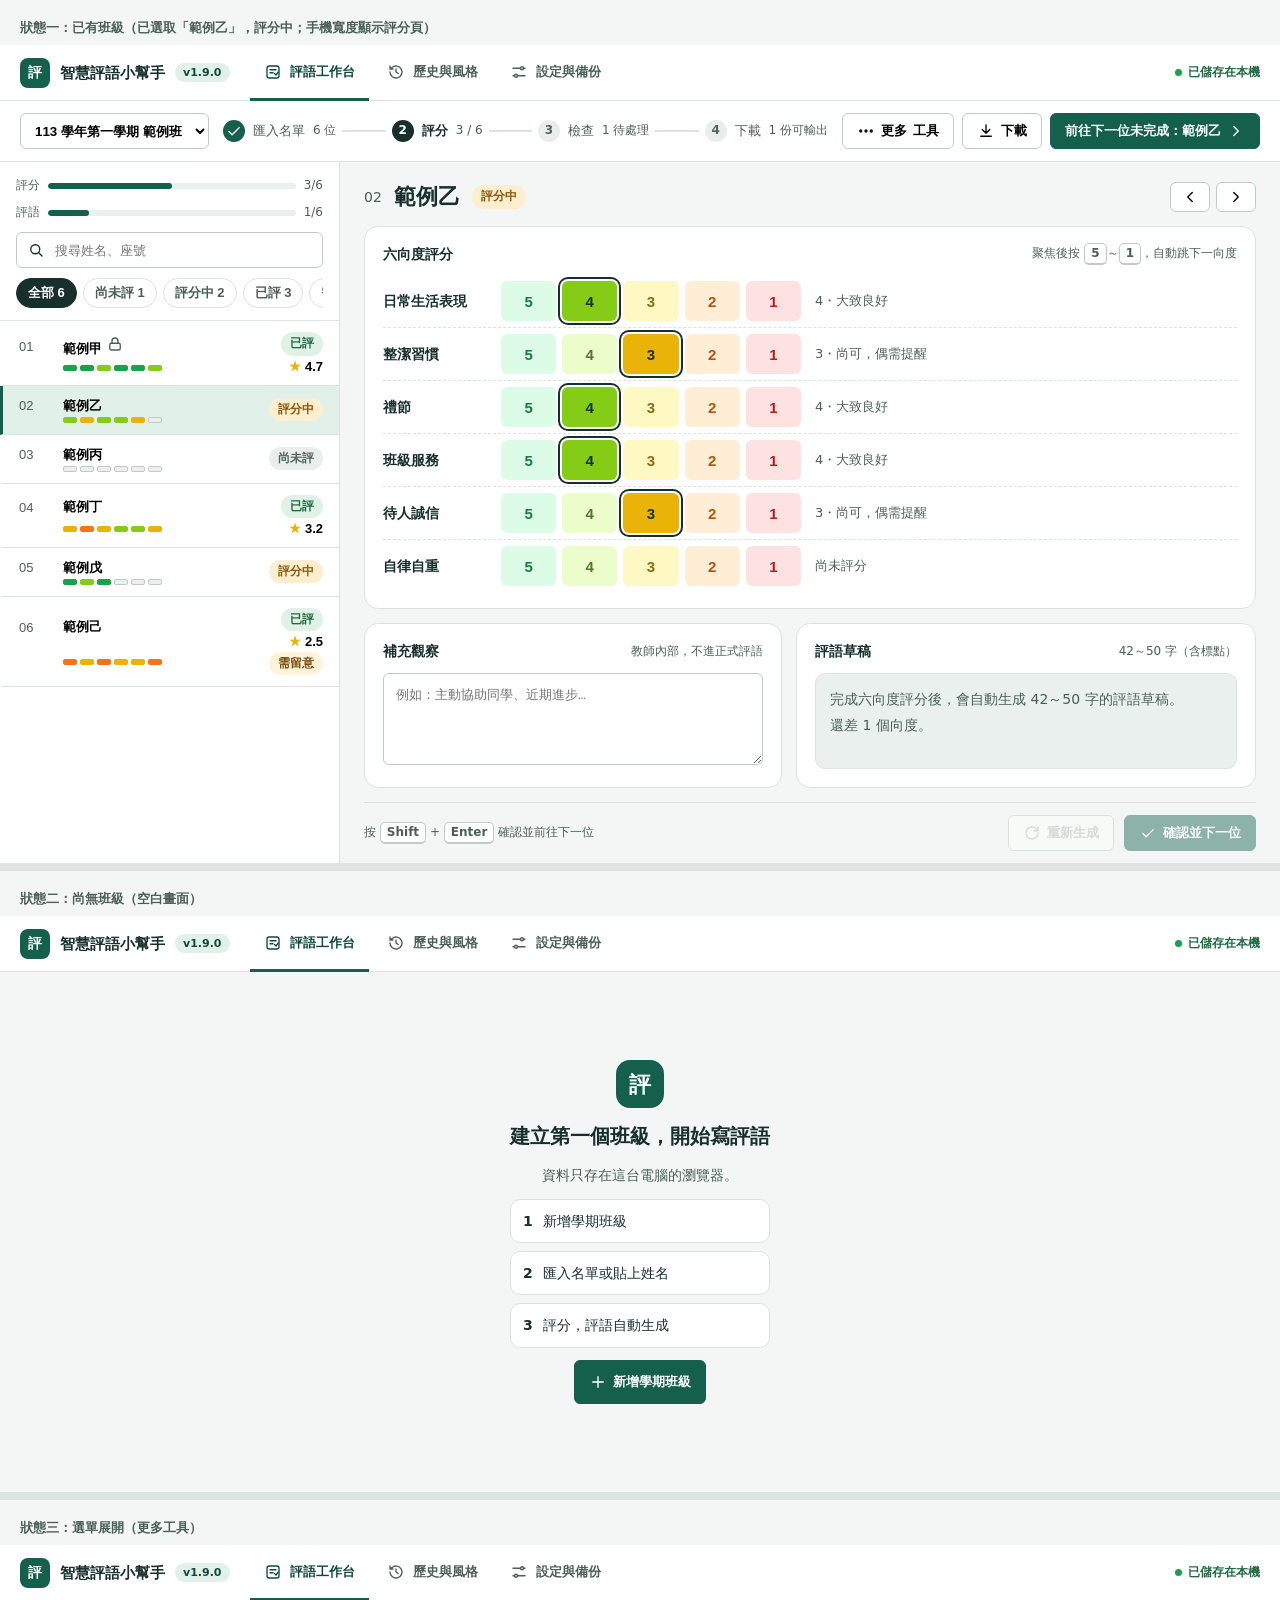
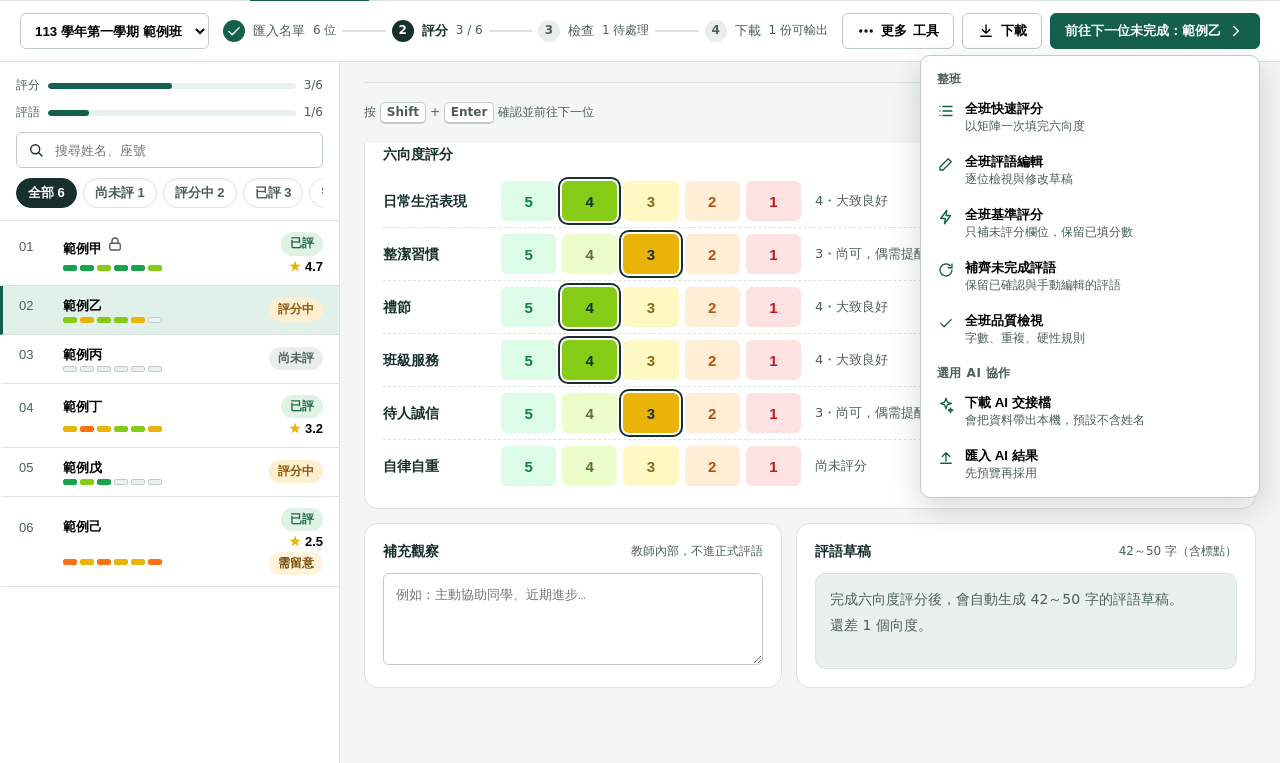
<file: docs/design/mockups/workbench.html>
<!doctype html>
<html lang="zh-Hant"><head><meta charset="utf-8"><meta name="viewport" content="width=device-width, initial-scale=1"><title>模擬頁：班級工作台（名單＋評分面板）</title>
<!-- 自給自足模擬頁：只用假資料；依 docs/design/DESIGN.md 的 tokens。由寬度自動重排（桌機 ≥1000、平板 640–999、手機 <640）。 -->
<style>

/* 版面概念：頂部單列導覽取代深色側欄，工作區讓出全寬；桌機「名單＋評分面板」、手機「名單→評分」逐層進入。
   視覺語言：墨綠單一強調色、白底細線分區、少陰影；五級評分色固定 5→1。僅淺色（單一外觀，刻意）。 */
:root{
  --font:system-ui,"Noto Sans TC","Microsoft JhengHei",sans-serif;
  --page:#dde4e1;--bg:#f3f6f4;--surface:#fff;--sunken:#eaf0ed;
  --ink:#17302b;--ink2:#4b5f59;--line:#dbe3e0;--line2:#bfcbc7;
  --accent:#14604d;--accent-d:#0e4a3b;--accent-soft:#e2f0ea;
  --done-fg:#1f6b42;--done-bg:#e0f2e6;--doing-fg:#8a5a0c;--doing-bg:#fdeed0;--new-fg:#52645e;--new-bg:#e9eeec;
  --warn-fg:#7d4f0b;--warn-bg:#fff3dc;--danger:#b32631;--danger-bg:#fff2f2;--danger-line:#e8b4b8;
  --c5:#16a34a;--p5:#dcfce7;--t5:#15803d;--c4:#84cc16;--p4:#ecfccb;--t4:#53782d;--c3:#eab308;--p3:#fef9c3;--t3:#8a6a10;
  --c2:#f97316;--p2:#ffedd5;--t2:#b45309;--c1:#dc2626;--p1:#fee2e2;--t1:#b91c1c;
  --r1:6px;--r2:10px;--r3:14px;--pop:0 10px 30px #12312a2e;
  color-scheme:light;
}

*{box-sizing:border-box}
body{margin:0;background:var(--bg);color:var(--ink);font:14px/1.6 var(--font)}
.frame{container-type:inline-size;position:static;width:100%;max-width:1440px;margin:0 auto;border:0;border-radius:0;overflow:visible}
.mh{max-width:1440px;margin:0;padding:18px 20px 6px;font-size:13px;color:var(--ink2);font-weight:650}
.sect{border-top:8px solid var(--page)}
.frame .scrim{min-height:480px}
@container (max-width:639px){.frame .scrim{padding:0;align-items:end}.frame .scrim .modal{width:100%;border-radius:16px 16px 0 0}}
.frame .ic{width:18px;height:18px;flex:none}
.frame button{cursor:pointer}
.frame button:focus-visible,.frame input:focus-visible,.frame select:focus-visible,.frame textarea:focus-visible{outline:2px solid var(--accent);outline-offset:2px}
.btn{display:inline-flex;align-items:center;justify-content:center;gap:6px;min-height:36px;padding:0 14px;border:1px solid var(--line2);background:var(--surface);border-radius:var(--r1);font-weight:600;white-space:nowrap}
.btn:hover{border-color:var(--accent)}
.btn.pri{background:var(--accent);border-color:var(--accent);color:#fff}.btn.pri:hover{background:var(--accent-d)}
.btn.sub{background:var(--accent-soft);border-color:#b9d8cb;color:var(--accent-d)}
.btn.ghost{border-color:transparent;background:transparent}.btn.ghost:hover{background:var(--sunken)}
.btn.dng{background:var(--danger-bg);border-color:var(--danger-line);color:var(--danger)}
.btn.sm{min-height:30px;padding:0 10px;font-size:13px}
.btn[disabled]{opacity:.45;cursor:not-allowed}
.chip{display:inline-flex;align-items:center;gap:4px;padding:2px 9px;border-radius:99px;font-size:12px;font-weight:650;line-height:1.6;white-space:nowrap}
.chip.done{background:var(--done-bg);color:var(--done-fg)}.chip.doing{background:var(--doing-bg);color:var(--doing-fg)}.chip.new{background:var(--new-bg);color:var(--new-fg)}
.chip.warn{background:var(--warn-bg);color:var(--warn-fg)}.chip.lock{background:var(--accent-soft);color:var(--accent-d)}.chip .ic{width:13px;height:13px}
.muted{color:var(--ink2)}
.num{font-variant-numeric:tabular-nums}
/* 頂部導覽 */
.top{display:flex;align-items:center;gap:20px;height:56px;padding:0 20px;background:var(--surface);border-bottom:1px solid var(--line)}
.brand{display:flex;align-items:center;gap:10px;font-weight:750;font-size:15px;white-space:nowrap}
.mark{width:30px;height:30px;border-radius:8px;background:var(--accent);color:#fff;display:grid;place-items:center;font-size:14px;font-weight:750}
.ver{font-size:11px;font-weight:650;color:var(--accent-d);background:var(--accent-soft);padding:1px 8px;border-radius:99px}
.tabs{display:flex;gap:4px;height:100%}
.tab{display:flex;align-items:center;gap:8px;padding:0 14px;border:0;background:none;border-bottom:3px solid transparent;margin-bottom:-1px;font-weight:600;color:var(--ink2)}
.tab:hover{color:var(--ink)}.tab[aria-current=page]{color:var(--accent-d);border-bottom-color:var(--accent)}
.saved{margin-left:auto;display:flex;align-items:center;gap:6px;font-size:12px;color:var(--done-fg);font-weight:600}
.saved i{width:7px;height:7px;border-radius:50%;background:var(--c5)}
.tabbar{display:none;position:sticky;bottom:0;z-index:4;background:var(--surface);border-top:1px solid var(--line);grid-template-columns:repeat(3,1fr)}
.tabbar .tab{flex-direction:column;justify-content:center;gap:2px;min-height:56px;font-size:12px;border-bottom:0;border-top:3px solid transparent;margin:-1px 0 0}
.tabbar .tab[aria-current=page]{border-top-color:var(--accent)}
/* 情境列 */
.ctx{display:flex;align-items:center;gap:14px;padding:12px 20px;background:var(--surface);border-bottom:1px solid var(--line);flex-wrap:wrap}
.sel{min-height:36px;padding:0 10px;border:1px solid var(--line2);border-radius:var(--r1);background:var(--surface);font-weight:650;max-width:100%}
.rail{display:flex;align-items:center;gap:6px;flex:1;min-width:0}
.rs{display:flex;align-items:center;gap:8px;white-space:nowrap;font-size:13px;color:var(--ink2)}
.rs b{display:grid;place-items:center;width:22px;height:22px;border-radius:50%;background:var(--new-bg);color:var(--new-fg);font-size:12px}
.rs.done b{background:var(--accent);color:#fff}.rs.cur{color:var(--ink);font-weight:700}.rs.cur b{background:var(--ink);color:#fff}
.rs small{color:var(--ink2);font-weight:500;font-size:12px}
.rline{flex:1;height:2px;background:var(--line);min-width:12px;max-width:44px}
.acts{display:flex;gap:8px;position:relative}
.pop{position:absolute;right:0;top:calc(100% + 6px);z-index:6;width:min(340px,86cqw);background:var(--surface);border:1px solid var(--line2);border-radius:var(--r2);box-shadow:var(--pop);padding:6px}
.pop h4{margin:8px 10px 2px;font-size:12px;color:var(--ink2);font-weight:650;letter-spacing:.04em}
.pi{display:flex;gap:10px;width:100%;padding:9px 10px;border:0;background:none;border-radius:var(--r1);text-align:left}
.pi:hover{background:var(--sunken)}.pi span{display:block}.pi small{display:block;color:var(--ink2);font-size:12px}.pi strong{font-weight:650}
.pi .ic{margin-top:2px;color:var(--accent)}
/* 雙區 */
.split{display:grid;grid-template-columns:340px minmax(0,1fr);min-height:640px}
.roster{background:var(--surface);border-right:1px solid var(--line);display:flex;flex-direction:column;min-width:0}
.rhead{padding:14px 16px 10px;display:grid;gap:10px;border-bottom:1px solid var(--line)}
.meter{display:grid;grid-template-columns:auto 1fr auto;align-items:center;gap:8px;font-size:12px;color:var(--ink2)}
.bar{height:6px;border-radius:99px;background:var(--sunken);overflow:hidden}.bar i{display:block;height:100%;background:var(--accent);border-radius:99px}
.search{display:flex;align-items:center;gap:8px;border:1px solid var(--line2);border-radius:var(--r1);padding:0 10px;min-height:36px;background:var(--surface)}
.search input{border:0;outline:0;flex:1;min-width:0;background:none}
.seg{display:flex;gap:6px;overflow-x:auto;padding-bottom:2px}
.seg button{flex:none;border:1px solid var(--line);background:var(--surface);border-radius:99px;padding:3px 11px;font-size:13px;font-weight:600;color:var(--ink2);min-height:30px}
.seg button[aria-pressed=true]{background:var(--ink);border-color:var(--ink);color:#fff}
.rows{overflow:auto;flex:1}
.row{display:grid;grid-template-columns:34px minmax(0,1fr) auto;gap:2px 10px;align-items:center;width:100%;padding:11px 16px;border:0;border-bottom:1px solid var(--line);background:var(--surface);text-align:left;border-left:3px solid transparent}
.row:hover{background:#f7faf8}.row[aria-selected=true]{background:var(--accent-soft);border-left-color:var(--accent)}
.row .seat{color:var(--ink2);font-size:13px;font-variant-numeric:tabular-nums}
.row .nm{font-weight:700}
.dots{display:flex;gap:3px;grid-column:2}
.dots i{width:14px;height:6px;border-radius:2px;background:var(--sunken);border:1px solid var(--line2)}
.dots i[data-v="5"]{background:var(--c5);border-color:var(--c5)}.dots i[data-v="4"]{background:var(--c4);border-color:var(--c4)}.dots i[data-v="3"]{background:var(--c3);border-color:var(--c3)}.dots i[data-v="2"]{background:var(--c2);border-color:var(--c2)}.dots i[data-v="1"]{background:var(--c1);border-color:var(--c1)}
.row .rt{display:flex;flex-direction:column;align-items:flex-end;gap:3px;grid-row:1/3;grid-column:3}
.star{font-size:13px;font-weight:700;font-variant-numeric:tabular-nums}.star:before{content:"★ ";color:var(--c3)}
.detail{min-width:0;padding:20px 24px 0;display:flex;flex-direction:column;gap:14px}
.dh{display:flex;align-items:center;gap:12px;flex-wrap:wrap}
.dh h2{margin:0;font-size:22px;line-height:1.2}
.dh .sp{margin-left:auto;display:flex;gap:6px}
.card{background:var(--surface);border:1px solid var(--line);border-radius:var(--r3);padding:16px 18px}
.card h3{margin:0 0 10px;font-size:14px;display:flex;align-items:center;gap:8px;font-weight:700}
.card h3 small{font-weight:500;color:var(--ink2);font-size:12px;margin-left:auto}
.rate{display:grid;grid-template-columns:104px minmax(0,300px) minmax(0,1fr);gap:10px 14px;align-items:center;padding:6px 0;border-top:1px dashed var(--line)}
.rate:first-of-type{border-top:0}
.rate label{font-weight:650}
.lv{display:grid;grid-template-columns:repeat(5,1fr);gap:6px}
.lv button{min-height:40px;border-radius:var(--r1);border:1px solid transparent;font-weight:750;font-size:15px;font-variant-numeric:tabular-nums}
.lv button[data-v="5"]{background:var(--p5);color:var(--t5)}.lv button[data-v="4"]{background:var(--p4);color:var(--t4)}.lv button[data-v="3"]{background:var(--p3);color:var(--t3)}.lv button[data-v="2"]{background:var(--p2);color:var(--t2)}.lv button[data-v="1"]{background:var(--p1);color:var(--t1)}
.lv button[aria-pressed=true]{box-shadow:0 0 0 2px var(--surface),0 0 0 4px var(--ink);color:#fff}
.lv button[aria-pressed=true][data-v="5"]{background:var(--c5)}.lv button[aria-pressed=true][data-v="4"]{background:var(--c4);color:var(--ink)}.lv button[aria-pressed=true][data-v="3"]{background:var(--c3);color:var(--ink)}.lv button[aria-pressed=true][data-v="2"]{background:var(--c2)}.lv button[aria-pressed=true][data-v="1"]{background:var(--c1)}
.lv button[disabled]{cursor:not-allowed;opacity:.7}
.lvt{font-size:13px;color:var(--ink2);min-height:20px}
.kbd{display:inline-block;border:1px solid var(--line2);border-bottom-width:2px;border-radius:5px;padding:0 6px;font-size:12px;background:var(--surface);font-weight:650}
.two{display:grid;grid-template-columns:minmax(0,1fr) minmax(0,1.1fr);gap:14px}
textarea.ta{width:100%;min-height:92px;border:1px solid var(--line2);border-radius:var(--r1);padding:10px 12px;resize:vertical;background:var(--surface);line-height:1.8}
.draft{background:var(--accent-soft);border:1px solid #c5ddd1;border-radius:var(--r2);padding:12px 14px;font-size:15px;line-height:1.9;min-height:96px}
.draft.empty{color:var(--ink2);background:var(--sunken);border-color:var(--line);font-size:14px}
.gauge{display:flex;align-items:center;gap:10px;margin-top:10px;font-size:13px}
.gtrack{position:relative;flex:1;height:8px;border-radius:99px;background:var(--sunken)}
.gok{position:absolute;top:0;bottom:0;left:70%;width:13.33%;background:#bfe0cd;border-radius:3px}
.gmk{position:absolute;top:-3px;width:4px;height:14px;border-radius:2px;background:var(--ink);transform:translateX(-50%)}
.issue{margin-top:10px;background:var(--warn-bg);color:var(--warn-fg);border-radius:var(--r1);padding:8px 12px;font-size:13px;font-weight:600}
.abar{position:sticky;bottom:0;display:flex;align-items:center;gap:10px;padding:12px 0;margin-top:auto;background:var(--bg);border-top:1px solid var(--line)}
.abar .hint{margin-right:auto;font-size:12px;color:var(--ink2)}
.sbtn{display:none}
/* 方案 B */
.step4{display:grid;grid-template-columns:repeat(4,minmax(0,1fr));gap:10px;padding:16px 20px;background:var(--surface);border-bottom:1px solid var(--line)}
.st{display:flex;align-items:center;gap:12px;padding:10px 12px;border:1px solid var(--line);border-radius:var(--r2);background:var(--surface);text-align:left;min-width:0}
.st:hover{border-color:var(--accent)}
.st b{display:grid;place-items:center;width:30px;height:30px;border-radius:50%;background:var(--new-bg);color:var(--new-fg);font-weight:750;flex:none}
.st.done b{background:var(--accent);color:#fff}.st.cur{border-color:var(--ink);box-shadow:inset 0 0 0 1px var(--ink)}.st.cur b{background:var(--ink);color:#fff}
.st strong{display:block;font-size:14px}.st small{display:block;color:var(--ink2);font-size:12px;white-space:nowrap;overflow:hidden;text-overflow:ellipsis}
.stage{padding:18px 20px;display:grid;gap:12px}
.tools{display:flex;gap:10px;flex-wrap:wrap;align-items:center}
.tools .search{flex:1;min-width:180px;max-width:320px}
.den{display:flex;border:1px solid var(--line2);border-radius:var(--r1);overflow:hidden;background:var(--surface)}
.den button{border:0;background:none;padding:0 12px;min-height:34px;font-weight:600;color:var(--ink2)}.den button[aria-pressed=true]{background:var(--ink);color:#fff}
.acc{display:grid;gap:8px}
.ar{background:var(--surface);border:1px solid var(--line);border-radius:var(--r2);overflow:hidden}
.ar.open{border-color:var(--accent);box-shadow:0 0 0 1px var(--accent)}
.ah{display:grid;grid-template-columns:34px minmax(0,150px) minmax(0,1fr) auto;gap:12px;align-items:center;width:100%;padding:12px 16px;border:0;background:none;text-align:left}
.ah:hover{background:#f7faf8}
.chips6{display:flex;gap:4px}
.chips6 i{font-style:normal;display:grid;place-items:center;width:26px;height:26px;border-radius:6px;font-size:13px;font-weight:750;background:var(--sunken);color:var(--ink2);border:1px dashed var(--line2)}
.chips6 i[data-v="5"]{background:var(--p5);color:var(--t5);border:0}.chips6 i[data-v="4"]{background:var(--p4);color:var(--t4);border:0}.chips6 i[data-v="3"]{background:var(--p3);color:var(--t3);border:0}.chips6 i[data-v="2"]{background:var(--p2);color:var(--t2);border:0}.chips6 i[data-v="1"]{background:var(--p1);color:var(--t1);border:0}
.snip{grid-column:2/-1;color:var(--ink2);font-size:13px;white-space:nowrap;overflow:hidden;text-overflow:ellipsis}
.ab{padding:4px 16px 16px;border-top:1px solid var(--line);display:grid;grid-template-columns:minmax(0,1.05fr) minmax(0,1fr);gap:20px}
.ab .rate{grid-template-columns:92px minmax(0,1fr)}.ab .rate .lvt{grid-column:2}
.fbar{display:flex;align-items:center;gap:10px;padding:12px 20px;background:var(--surface);border-top:1px solid var(--line);position:sticky;bottom:0;z-index:3}
.fbar .sp{margin-left:auto;display:flex;gap:8px}
.tiles{display:grid;grid-template-columns:repeat(auto-fit,minmax(150px,1fr));gap:10px}
.tile{background:var(--surface);border:1px solid var(--line);border-radius:var(--r2);padding:12px 14px}
.tile b{display:block;font-size:26px;line-height:1.2;font-variant-numeric:tabular-nums}.tile span{color:var(--ink2);font-size:13px}
.tile.bad{background:var(--warn-bg);border-color:#ecd3a3}
.list{background:var(--surface);border:1px solid var(--line);border-radius:var(--r2)}
.li{display:flex;align-items:center;gap:12px;padding:12px 16px;border-top:1px solid var(--line);flex-wrap:wrap}.li:first-child{border-top:0}
.li .g{flex:1;min-width:180px}.li small{display:block;color:var(--ink2)}
.dlg{display:grid;grid-template-columns:repeat(auto-fit,minmax(230px,1fr));gap:12px}
.dc{background:var(--surface);border:1px solid var(--line);border-radius:var(--r3);padding:16px;display:grid;gap:8px;align-content:start}
.dc h4{margin:0;font-size:15px}.dc p{margin:0;color:var(--ink2);font-size:13px}
.dc.int{background:#f6f9f7;border-style:dashed}
.tbl{width:100%;border-collapse:collapse;font-size:13px}.tbl th{background:var(--sunken);text-align:left;padding:8px 12px;font-weight:650}.tbl td{padding:9px 12px;border-top:1px solid var(--line)}
.wrap{overflow:auto}
/* 共用頁面 */
.page{padding:22px 24px;display:grid;gap:16px}
.ph h2{margin:0;font-size:22px}.ph p{margin:2px 0 0;color:var(--ink2)}
.cols{display:grid;grid-template-columns:minmax(0,1fr) minmax(0,1.2fr);gap:14px}
.subnav{display:flex;flex-direction:column;gap:2px}
.subnav button{border:0;background:none;text-align:left;padding:9px 12px;border-radius:var(--r1);font-weight:600;color:var(--ink2)}
.subnav button[aria-current=true]{background:var(--accent-soft);color:var(--accent-d)}
.sgrid{display:grid;grid-template-columns:190px minmax(0,1fr);gap:20px;align-items:start}
.field{display:grid;gap:5px;font-weight:650;font-size:13px}
.field input,.field select,.field textarea{border:1px solid var(--line2);border-radius:var(--r1);padding:7px 10px;min-height:36px;background:var(--surface);font-weight:400;font-size:14px}
.drop{border:1.5px dashed var(--line2);border-radius:var(--r2);padding:14px;text-align:center;color:var(--ink2);background:#f8fbf9}
.tags{display:flex;gap:6px;flex-wrap:wrap}.tag{background:var(--sunken);border-radius:6px;padding:2px 9px;font-size:13px}
.scrim{background:#16332680;padding:28px 16px;display:grid;place-items:start center}
.modal{width:min(560px,100%);background:var(--surface);border-radius:16px;box-shadow:var(--pop);padding:20px;display:grid;gap:12px}
.modal h2{margin:0;font-size:19px}.modal .mf{display:flex;gap:8px;justify-content:flex-end;flex-wrap:wrap;padding-top:4px}
.sheet{align-self:end;border-radius:16px 16px 0 0;width:100%}
.sheet-wrap{display:grid;align-items:end;min-height:640px;background:#16332680;padding:0}
.note2{font-size:12px;color:var(--ink2);background:var(--sunken);padding:8px 10px;border-radius:var(--r1)}
/* —— 窄版（平板／手機）—— */
@container (max-width:999px){
  .top{padding:0 14px;gap:14px}.tab{padding:0 10px}
  .split{grid-template-columns:260px minmax(0,1fr)}
  .dots{display:none}.row .rt{grid-row:auto}
  .rate{grid-template-columns:90px minmax(0,1fr)}.rate .lvt{grid-column:2}
  .two{grid-template-columns:1fr}
  .rail .rs small{display:none}
  .step4{grid-template-columns:repeat(2,minmax(0,1fr))}
  .ab{grid-template-columns:1fr}
  .cols,.sgrid{grid-template-columns:1fr}
  .subnav{flex-direction:row;overflow:auto}.subnav button{white-space:nowrap}
}
@container (max-width:639px){
  .top{height:52px}.tabs{display:none}.tabbar{display:grid}
  .top{gap:10px}.saved span{display:none}
  .ctx{padding:8px 14px;gap:8px;flex-wrap:nowrap}.ctx .sel{flex:1 1 0;min-width:0}.rail{display:none}.acts{width:auto;flex:none;gap:6px}.acts .btn{flex:none;padding:0 10px}.opt{display:none}
  .split{grid-template-columns:1fr;min-height:0}
  .split[data-view=list] .detail,.split[data-view=detail] .roster{display:none}
  .row{padding:12px 14px;min-height:60px;grid-template-columns:30px minmax(0,1fr) auto}
  .dots{display:flex}.row .rt{grid-row:1/3}
  .detail{padding:14px 14px 0;gap:12px}
  .lv button{min-height:48px}
  .rate{grid-template-columns:1fr;gap:6px;padding:10px 0}.rate .lvt{grid-column:1}
  .sbtn{display:inline-flex}
  .abar{bottom:56px;padding:10px 0;background:var(--bg)}.abar .hint{display:none}.abar .btn{flex:1;min-height:46px}
  .step4{grid-template-columns:repeat(4,minmax(0,1fr));padding:10px 14px;gap:6px}
  .st{flex-direction:column;gap:4px;padding:8px 4px;text-align:center}.st small{display:none}.st strong{font-size:12px}
  .stage{padding:14px}
  .ah{grid-template-columns:30px minmax(0,1fr) auto;padding:12px}.ah .chips6{grid-column:2/-1;grid-row:2}.snip{grid-column:1/-1}
  .chips6 i{width:100%;max-width:34px;height:28px}
  .fbar{padding:10px 14px;bottom:56px}.fbar .btn{min-height:46px}.fbar .sp{width:100%}.fbar .sp .btn{flex:1}
  .page{padding:16px 14px}
  .tools .search{max-width:none}
  .btn{min-height:44px}.btn.sm{min-height:40px}.seg button{min-height:40px}.sel{min-height:44px}
  .pop{position:fixed;left:0;right:0;bottom:0;top:auto;width:auto;max-height:80vh;border:0;border-radius:var(--r3) var(--r3) 0 0;padding:8px 8px 12px}.pop::before{content:"";display:block;width:36px;height:4px;border-radius:99px;background:var(--line2);margin:2px auto 8px}
}
.mx{border-collapse:separate;border-spacing:0;font-size:13px;min-width:640px;width:100%}
.mx th{padding:8px 6px;font-weight:650;background:var(--sunken);text-align:center;position:sticky;top:0}
.mx th:first-child,.mx td:first-child{position:sticky;left:0;text-align:left;background:var(--surface);z-index:1;padding:8px 12px;min-width:112px;border-right:1px solid var(--line)}
.mx th:first-child{background:var(--sunken)}
.mx td{padding:5px 4px;border-top:1px solid var(--line)}
.mx .lv{min-width:150px}.mx .lv button{min-height:32px;font-size:13px}
.emp{display:grid;place-items:center;padding:56px 20px;min-height:520px}
.emp .eb{max-width:440px;text-align:center;display:grid;gap:12px;justify-items:center}
.emp h2{margin:0;font-size:20px}.emp .mark{width:48px;height:48px;font-size:22px;border-radius:14px}
.emp .stp{display:grid;gap:8px;text-align:left;width:100%}
.emp .stp div{display:flex;gap:10px;align-items:center;background:var(--surface);border:1px solid var(--line);border-radius:var(--r2);padding:10px 12px}
.cedit{display:grid;gap:10px;max-height:520px;overflow:auto}
.cedit .card{padding:12px 14px}
.cmp{display:grid;grid-template-columns:1fr 1fr;gap:8px;font-size:13px}
.cmp>div{background:var(--sunken);border-radius:var(--r1);padding:8px 10px}.cmp>div.new{background:var(--accent-soft)}
.cmp small{display:block;color:var(--ink2);font-weight:650;margin-bottom:2px}
@container (max-width:639px){.cmp{grid-template-columns:1fr}.emp{padding:36px 16px;min-height:0}}
@media (prefers-reduced-motion:reduce){*{transition:none!important;animation:none!important}}

</style></head><body>
<h2 class="mh">狀態一：已有班級（已選取「範例乙」，評分中；手機寬度顯示評分頁）</h2><div class="frame"><div class="app"><div class="top"><div class="brand"><span class="mark">評</span>智慧評語小幫手<span class="ver">v1.9.0</span></div>
<div class="tabs" role="tablist"><button class="tab" role="tab" aria-current="page"><svg class="ic" viewBox="0 0 24 24" fill="none" stroke="currentColor" stroke-width="1.8" stroke-linecap="round" stroke-linejoin="round" aria-hidden="true"><rect x="4" y="4" width="16" height="16" rx="3"/><path d="M8 9h8M8 13h4M14 14l2 2 3-4"/></svg>評語工作台</button><button class="tab" role="tab" ><svg class="ic" viewBox="0 0 24 24" fill="none" stroke="currentColor" stroke-width="1.8" stroke-linecap="round" stroke-linejoin="round" aria-hidden="true"><path d="M4 12a8 8 0 1 0 2.5-5.8L4 8m0-4v4h4M12 8v4l3 2"/></svg>歷史與風格</button><button class="tab" role="tab" ><svg class="ic" viewBox="0 0 24 24" fill="none" stroke="currentColor" stroke-width="1.8" stroke-linecap="round" stroke-linejoin="round" aria-hidden="true"><path d="M4 7h10M18 7h2M4 17h2M10 17h10"/><circle cx="16" cy="7" r="2"/><circle cx="8" cy="17" r="2"/></svg>設定與備份</button></div>
<div class="saved"><i></i><span>已儲存在本機</span></div></div>
 <div class="ctx"><select class="sel" aria-label="學期班級"><option>113 學年第一學期 範例班</option></select>
  <div class="rail" aria-label="流程進度"><span class="rs done"><b><svg class="ic" viewBox="0 0 24 24" fill="none" stroke="currentColor" stroke-width="1.8" stroke-linecap="round" stroke-linejoin="round" aria-hidden="true"><path d="M5 12.5l4.5 4.5L19 7.5"/></svg></b>匯入名單<small>6 位</small></span><span class="rline"></span><span class="rs cur"><b>2</b>評分<small>3 / 6</small></span><span class="rline"></span><span class="rs "><b>3</b>檢查<small>1 待處理</small></span><span class="rline"></span><span class="rs "><b>4</b>下載<small>1 份可輸出</small></span></div>
  <div class="acts"><button class="btn" data-act="menu" data-m="more"><svg class="ic" viewBox="0 0 24 24" fill="none" stroke="currentColor" stroke-width="1.8" stroke-linecap="round" stroke-linejoin="round" aria-hidden="true"><circle cx="5" cy="12" r="1.3"/><circle cx="12" cy="12" r="1.3"/><circle cx="19" cy="12" r="1.3"/></svg>更多<span class="opt">工具</span></button><button class="btn" data-act="menu" data-m="dl"><svg class="ic" viewBox="0 0 24 24" fill="none" stroke="currentColor" stroke-width="1.8" stroke-linecap="round" stroke-linejoin="round" aria-hidden="true"><path d="M12 4v11m-5-5 5 5 5-5M5 19h14"/></svg>下載</button>
  <button class="btn pri" data-act="sel" data-i="1">前往下一位未完成：範例乙<svg class="ic" viewBox="0 0 24 24" fill="none" stroke="currentColor" stroke-width="1.8" stroke-linecap="round" stroke-linejoin="round" aria-hidden="true"><path d="M9 6l6 6-6 6"/></svg></button></div></div>
 <div class="split" data-view="detail">
  <aside class="roster"><div class="rhead">
   <div class="meter"><span>評分</span><div class="bar"><i style="width:50%"></i></div><span class="num">3/6</span><span>評語</span><div class="bar"><i style="width:16.666666666666664%"></i></div><span class="num">1/6</span></div>
   <label class="search"><svg class="ic" viewBox="0 0 24 24" fill="none" stroke="currentColor" stroke-width="1.8" stroke-linecap="round" stroke-linejoin="round" aria-hidden="true"><circle cx="11" cy="11" r="6"/><path d="M20 20l-4-4"/></svg><input placeholder="搜尋姓名、座號" aria-label="搜尋學生"></label>
   <div class="seg" role="group" aria-label="篩選"><button aria-pressed="true" data-act="filter" data-f="all">全部 6</button><button aria-pressed="false" data-act="filter" data-f="new">尚未評 1</button><button aria-pressed="false" data-act="filter" data-f="doing">評分中 2</button><button aria-pressed="false" data-act="filter" data-f="done">已評 3</button><button aria-pressed="false" data-act="filter" data-f="attn">需留意 1</button></div></div>
   <div class="rows" role="listbox" aria-label="學生"><button class="row" role="option" aria-selected="false" data-act="sel" data-i="0"><span class="seat">01</span><span class="nm">範例甲 <span class="muted"><svg class="ic" viewBox="0 0 24 24" fill="none" stroke="currentColor" stroke-width="1.8" stroke-linecap="round" stroke-linejoin="round" aria-hidden="true"><rect x="5" y="11" width="14" height="9" rx="2"/><path d="M8 11V8a4 4 0 0 1 8 0v3"/></svg></span></span><span class="dots" aria-hidden="true"><i data-v="5"></i><i data-v="5"></i><i data-v="4"></i><i data-v="5"></i><i data-v="5"></i><i data-v="4"></i></span><span class="rt"><span class="chip done">已評</span><span class="star">4.7</span></span></button><button class="row" role="option" aria-selected="true" data-act="sel" data-i="1"><span class="seat">02</span><span class="nm">範例乙</span><span class="dots" aria-hidden="true"><i data-v="4"></i><i data-v="3"></i><i data-v="4"></i><i data-v="4"></i><i data-v="3"></i><i></i></span><span class="rt"><span class="chip doing">評分中</span></span></button><button class="row" role="option" aria-selected="false" data-act="sel" data-i="2"><span class="seat">03</span><span class="nm">範例丙</span><span class="dots" aria-hidden="true"><i></i><i></i><i></i><i></i><i></i><i></i></span><span class="rt"><span class="chip new">尚未評</span></span></button><button class="row" role="option" aria-selected="false" data-act="sel" data-i="3"><span class="seat">04</span><span class="nm">範例丁</span><span class="dots" aria-hidden="true"><i data-v="3"></i><i data-v="2"></i><i data-v="3"></i><i data-v="4"></i><i data-v="4"></i><i data-v="3"></i></span><span class="rt"><span class="chip done">已評</span><span class="star">3.2</span></span></button><button class="row" role="option" aria-selected="false" data-act="sel" data-i="4"><span class="seat">05</span><span class="nm">範例戊</span><span class="dots" aria-hidden="true"><i data-v="5"></i><i data-v="4"></i><i data-v="5"></i><i></i><i></i><i></i></span><span class="rt"><span class="chip doing">評分中</span></span></button><button class="row" role="option" aria-selected="false" data-act="sel" data-i="5"><span class="seat">06</span><span class="nm">範例己</span><span class="dots" aria-hidden="true"><i data-v="2"></i><i data-v="3"></i><i data-v="2"></i><i data-v="3"></i><i data-v="3"></i><i data-v="2"></i></span><span class="rt"><span class="chip done">已評</span><span class="star">2.5</span><span class="chip warn">需留意</span></span></button></div>
  </aside>
  <section class="detail" aria-label="範例乙評分">
   <div class="dh"><button class="btn ghost sbtn" data-act="back"><svg class="ic" viewBox="0 0 24 24" fill="none" stroke="currentColor" stroke-width="1.8" stroke-linecap="round" stroke-linejoin="round" aria-hidden="true"><path d="M15 6l-6 6 6 6"/></svg>名單</button><span class="muted num">02</span><h2>範例乙</h2><span class="chip doing">評分中</span>
    <div class="sp"><button class="btn sm" data-act="sel" data-i="0" aria-label="上一位"><svg class="ic" viewBox="0 0 24 24" fill="none" stroke="currentColor" stroke-width="1.8" stroke-linecap="round" stroke-linejoin="round" aria-hidden="true"><path d="M15 6l-6 6 6 6"/></svg></button><button class="btn sm" data-act="sel" data-i="2" aria-label="下一位"><svg class="ic" viewBox="0 0 24 24" fill="none" stroke="currentColor" stroke-width="1.8" stroke-linecap="round" stroke-linejoin="round" aria-hidden="true"><path d="M9 6l6 6-6 6"/></svg></button></div></div>
   <div class="card"><h3>六向度評分<small>聚焦後按 <span class="kbd">5</span>～<span class="kbd">1</span>，自動跳下一向度</small></h3><div class="rate"><label>日常生活表現</label><div class="lv" role="group" aria-label="日常生活表現評分"><button data-v="5" aria-pressed="false"  data-act="rate" data-i="1" data-k="0" data-val="5">5</button><button data-v="4" aria-pressed="true"  data-act="rate" data-i="1" data-k="0" data-val="4">4</button><button data-v="3" aria-pressed="false"  data-act="rate" data-i="1" data-k="0" data-val="3">3</button><button data-v="2" aria-pressed="false"  data-act="rate" data-i="1" data-k="0" data-val="2">2</button><button data-v="1" aria-pressed="false"  data-act="rate" data-i="1" data-k="0" data-val="1">1</button></div><div class="lvt">4・大致良好</div></div><div class="rate"><label>整潔習慣</label><div class="lv" role="group" aria-label="整潔習慣評分"><button data-v="5" aria-pressed="false"  data-act="rate" data-i="1" data-k="1" data-val="5">5</button><button data-v="4" aria-pressed="false"  data-act="rate" data-i="1" data-k="1" data-val="4">4</button><button data-v="3" aria-pressed="true"  data-act="rate" data-i="1" data-k="1" data-val="3">3</button><button data-v="2" aria-pressed="false"  data-act="rate" data-i="1" data-k="1" data-val="2">2</button><button data-v="1" aria-pressed="false"  data-act="rate" data-i="1" data-k="1" data-val="1">1</button></div><div class="lvt">3・尚可，偶需提醒</div></div><div class="rate"><label>禮節</label><div class="lv" role="group" aria-label="禮節評分"><button data-v="5" aria-pressed="false"  data-act="rate" data-i="1" data-k="2" data-val="5">5</button><button data-v="4" aria-pressed="true"  data-act="rate" data-i="1" data-k="2" data-val="4">4</button><button data-v="3" aria-pressed="false"  data-act="rate" data-i="1" data-k="2" data-val="3">3</button><button data-v="2" aria-pressed="false"  data-act="rate" data-i="1" data-k="2" data-val="2">2</button><button data-v="1" aria-pressed="false"  data-act="rate" data-i="1" data-k="2" data-val="1">1</button></div><div class="lvt">4・大致良好</div></div><div class="rate"><label>班級服務</label><div class="lv" role="group" aria-label="班級服務評分"><button data-v="5" aria-pressed="false"  data-act="rate" data-i="1" data-k="3" data-val="5">5</button><button data-v="4" aria-pressed="true"  data-act="rate" data-i="1" data-k="3" data-val="4">4</button><button data-v="3" aria-pressed="false"  data-act="rate" data-i="1" data-k="3" data-val="3">3</button><button data-v="2" aria-pressed="false"  data-act="rate" data-i="1" data-k="3" data-val="2">2</button><button data-v="1" aria-pressed="false"  data-act="rate" data-i="1" data-k="3" data-val="1">1</button></div><div class="lvt">4・大致良好</div></div><div class="rate"><label>待人誠信</label><div class="lv" role="group" aria-label="待人誠信評分"><button data-v="5" aria-pressed="false"  data-act="rate" data-i="1" data-k="4" data-val="5">5</button><button data-v="4" aria-pressed="false"  data-act="rate" data-i="1" data-k="4" data-val="4">4</button><button data-v="3" aria-pressed="true"  data-act="rate" data-i="1" data-k="4" data-val="3">3</button><button data-v="2" aria-pressed="false"  data-act="rate" data-i="1" data-k="4" data-val="2">2</button><button data-v="1" aria-pressed="false"  data-act="rate" data-i="1" data-k="4" data-val="1">1</button></div><div class="lvt">3・尚可，偶需提醒</div></div><div class="rate"><label>自律自重</label><div class="lv" role="group" aria-label="自律自重評分"><button data-v="5" aria-pressed="false"  data-act="rate" data-i="1" data-k="5" data-val="5">5</button><button data-v="4" aria-pressed="false"  data-act="rate" data-i="1" data-k="5" data-val="4">4</button><button data-v="3" aria-pressed="false"  data-act="rate" data-i="1" data-k="5" data-val="3">3</button><button data-v="2" aria-pressed="false"  data-act="rate" data-i="1" data-k="5" data-val="2">2</button><button data-v="1" aria-pressed="false"  data-act="rate" data-i="1" data-k="5" data-val="1">1</button></div><div class="lvt">尚未評分</div></div></div>
   <div class="two"><div class="card"><h3>補充觀察<small>教師內部，不進正式評語</small></h3><textarea class="ta" aria-label="補充觀察"  placeholder="例如：主動協助同學、近期進步…"></textarea></div>
   <div class="card"><h3>評語草稿<small>42～50 字（含標點）</small></h3><div class="draft empty">完成六向度評分後，會自動生成 42～50 字的評語草稿。<br>還差 1 個向度。</div></div></div>
   <div class="abar"><span class="hint">按 <span class="kbd">Shift</span> + <span class="kbd">Enter</span> 確認並前往下一位</span>
    <button class="btn" disabled><svg class="ic" viewBox="0 0 24 24" fill="none" stroke="currentColor" stroke-width="1.8" stroke-linecap="round" stroke-linejoin="round" aria-hidden="true"><path d="M20 12a8 8 0 1 1-2.3-5.7M20 4v5h-5"/></svg>重新生成</button><button class="btn pri" disabled data-act="confirm"><svg class="ic" viewBox="0 0 24 24" fill="none" stroke="currentColor" stroke-width="1.8" stroke-linecap="round" stroke-linejoin="round" aria-hidden="true"><path d="M5 12.5l4.5 4.5L19 7.5"/></svg>確認並下一位</button></div>
  </section></div><div class="tabbar"><button class="tab" aria-current="page"><svg class="ic" viewBox="0 0 24 24" fill="none" stroke="currentColor" stroke-width="1.8" stroke-linecap="round" stroke-linejoin="round" aria-hidden="true"><rect x="4" y="4" width="16" height="16" rx="3"/><path d="M8 9h8M8 13h4M14 14l2 2 3-4"/></svg>工作台</button><button class="tab" ><svg class="ic" viewBox="0 0 24 24" fill="none" stroke="currentColor" stroke-width="1.8" stroke-linecap="round" stroke-linejoin="round" aria-hidden="true"><path d="M4 12a8 8 0 1 0 2.5-5.8L4 8m0-4v4h4M12 8v4l3 2"/></svg>歷史</button><button class="tab" ><svg class="ic" viewBox="0 0 24 24" fill="none" stroke="currentColor" stroke-width="1.8" stroke-linecap="round" stroke-linejoin="round" aria-hidden="true"><path d="M4 7h10M18 7h2M4 17h2M10 17h10"/><circle cx="16" cy="7" r="2"/><circle cx="8" cy="17" r="2"/></svg>設定</button></div></div></div>
<h2 class="mh sect">狀態二：尚無班級（空白畫面）</h2><div class="frame"><div class="app"><div class="top"><div class="brand"><span class="mark">評</span>智慧評語小幫手<span class="ver">v1.9.0</span></div>
<div class="tabs" role="tablist"><button class="tab" role="tab" aria-current="page"><svg class="ic" viewBox="0 0 24 24" fill="none" stroke="currentColor" stroke-width="1.8" stroke-linecap="round" stroke-linejoin="round" aria-hidden="true"><rect x="4" y="4" width="16" height="16" rx="3"/><path d="M8 9h8M8 13h4M14 14l2 2 3-4"/></svg>評語工作台</button><button class="tab" role="tab" ><svg class="ic" viewBox="0 0 24 24" fill="none" stroke="currentColor" stroke-width="1.8" stroke-linecap="round" stroke-linejoin="round" aria-hidden="true"><path d="M4 12a8 8 0 1 0 2.5-5.8L4 8m0-4v4h4M12 8v4l3 2"/></svg>歷史與風格</button><button class="tab" role="tab" ><svg class="ic" viewBox="0 0 24 24" fill="none" stroke="currentColor" stroke-width="1.8" stroke-linecap="round" stroke-linejoin="round" aria-hidden="true"><path d="M4 7h10M18 7h2M4 17h2M10 17h10"/><circle cx="16" cy="7" r="2"/><circle cx="8" cy="17" r="2"/></svg>設定與備份</button></div>
<div class="saved"><i></i><span>已儲存在本機</span></div></div><div class="emp"><div class="eb"><span class="mark">評</span><h2>建立第一個班級，開始寫評語</h2><p class="muted" style="margin:0">資料只存在這台電腦的瀏覽器。</p><div class="stp"><div><b class="num">1</b>新增學期班級</div><div><b class="num">2</b>匯入名單或貼上姓名</div><div><b class="num">3</b>評分，評語自動生成</div></div><button class="btn pri" style="min-height:44px"><svg class="ic" viewBox="0 0 24 24" fill="none" stroke="currentColor" stroke-width="1.8" stroke-linecap="round" stroke-linejoin="round" aria-hidden="true"><path d="M12 5v14M5 12h14"/></svg>新增學期班級</button></div></div><div class="tabbar"><button class="tab" aria-current="page"><svg class="ic" viewBox="0 0 24 24" fill="none" stroke="currentColor" stroke-width="1.8" stroke-linecap="round" stroke-linejoin="round" aria-hidden="true"><rect x="4" y="4" width="16" height="16" rx="3"/><path d="M8 9h8M8 13h4M14 14l2 2 3-4"/></svg>工作台</button><button class="tab" ><svg class="ic" viewBox="0 0 24 24" fill="none" stroke="currentColor" stroke-width="1.8" stroke-linecap="round" stroke-linejoin="round" aria-hidden="true"><path d="M4 12a8 8 0 1 0 2.5-5.8L4 8m0-4v4h4M12 8v4l3 2"/></svg>歷史</button><button class="tab" ><svg class="ic" viewBox="0 0 24 24" fill="none" stroke="currentColor" stroke-width="1.8" stroke-linecap="round" stroke-linejoin="round" aria-hidden="true"><path d="M4 7h10M18 7h2M4 17h2M10 17h10"/><circle cx="16" cy="7" r="2"/><circle cx="8" cy="17" r="2"/></svg>設定</button></div></div></div>
<h2 class="mh sect">狀態三：選單展開（更多工具）</h2><div class="frame"><div class="app"><div class="top"><div class="brand"><span class="mark">評</span>智慧評語小幫手<span class="ver">v1.9.0</span></div>
<div class="tabs" role="tablist"><button class="tab" role="tab" aria-current="page"><svg class="ic" viewBox="0 0 24 24" fill="none" stroke="currentColor" stroke-width="1.8" stroke-linecap="round" stroke-linejoin="round" aria-hidden="true"><rect x="4" y="4" width="16" height="16" rx="3"/><path d="M8 9h8M8 13h4M14 14l2 2 3-4"/></svg>評語工作台</button><button class="tab" role="tab" ><svg class="ic" viewBox="0 0 24 24" fill="none" stroke="currentColor" stroke-width="1.8" stroke-linecap="round" stroke-linejoin="round" aria-hidden="true"><path d="M4 12a8 8 0 1 0 2.5-5.8L4 8m0-4v4h4M12 8v4l3 2"/></svg>歷史與風格</button><button class="tab" role="tab" ><svg class="ic" viewBox="0 0 24 24" fill="none" stroke="currentColor" stroke-width="1.8" stroke-linecap="round" stroke-linejoin="round" aria-hidden="true"><path d="M4 7h10M18 7h2M4 17h2M10 17h10"/><circle cx="16" cy="7" r="2"/><circle cx="8" cy="17" r="2"/></svg>設定與備份</button></div>
<div class="saved"><i></i><span>已儲存在本機</span></div></div>
 <div class="ctx"><select class="sel" aria-label="學期班級"><option>113 學年第一學期 範例班</option></select>
  <div class="rail" aria-label="流程進度"><span class="rs done"><b><svg class="ic" viewBox="0 0 24 24" fill="none" stroke="currentColor" stroke-width="1.8" stroke-linecap="round" stroke-linejoin="round" aria-hidden="true"><path d="M5 12.5l4.5 4.5L19 7.5"/></svg></b>匯入名單<small>6 位</small></span><span class="rline"></span><span class="rs cur"><b>2</b>評分<small>3 / 6</small></span><span class="rline"></span><span class="rs "><b>3</b>檢查<small>1 待處理</small></span><span class="rline"></span><span class="rs "><b>4</b>下載<small>1 份可輸出</small></span></div>
  <div class="acts"><button class="btn" data-act="menu" data-m="more"><svg class="ic" viewBox="0 0 24 24" fill="none" stroke="currentColor" stroke-width="1.8" stroke-linecap="round" stroke-linejoin="round" aria-hidden="true"><circle cx="5" cy="12" r="1.3"/><circle cx="12" cy="12" r="1.3"/><circle cx="19" cy="12" r="1.3"/></svg>更多<span class="opt">工具</span></button><button class="btn" data-act="menu" data-m="dl"><svg class="ic" viewBox="0 0 24 24" fill="none" stroke="currentColor" stroke-width="1.8" stroke-linecap="round" stroke-linejoin="round" aria-hidden="true"><path d="M12 4v11m-5-5 5 5 5-5M5 19h14"/></svg>下載</button>
  <button class="btn pri" data-act="sel" data-i="1">前往下一位未完成：範例乙<svg class="ic" viewBox="0 0 24 24" fill="none" stroke="currentColor" stroke-width="1.8" stroke-linecap="round" stroke-linejoin="round" aria-hidden="true"><path d="M9 6l6 6-6 6"/></svg></button><div class="pop" role="menu"><h4>整班</h4>
 <button class="pi"><svg class="ic" viewBox="0 0 24 24" fill="none" stroke="currentColor" stroke-width="1.8" stroke-linecap="round" stroke-linejoin="round" aria-hidden="true"><path d="M8 6h12M8 12h12M8 18h12M4 6h.01M4 12h.01M4 18h.01"/></svg><span><strong>全班快速評分</strong><small>以矩陣一次填完六向度</small></span></button>
 <button class="pi"><svg class="ic" viewBox="0 0 24 24" fill="none" stroke="currentColor" stroke-width="1.8" stroke-linecap="round" stroke-linejoin="round" aria-hidden="true"><path d="M4 20h4L19 9l-4-4L4 16z"/></svg><span><strong>全班評語編輯</strong><small>逐位檢視與修改草稿</small></span></button>
 <button class="pi"><svg class="ic" viewBox="0 0 24 24" fill="none" stroke="currentColor" stroke-width="1.8" stroke-linecap="round" stroke-linejoin="round" aria-hidden="true"><path d="M13 3L5 14h6l-1 7 8-11h-6z"/></svg><span><strong>全班基準評分</strong><small>只補未評分欄位，保留已填分數</small></span></button>
 <button class="pi"><svg class="ic" viewBox="0 0 24 24" fill="none" stroke="currentColor" stroke-width="1.8" stroke-linecap="round" stroke-linejoin="round" aria-hidden="true"><path d="M20 12a8 8 0 1 1-2.3-5.7M20 4v5h-5"/></svg><span><strong>補齊未完成評語</strong><small>保留已確認與手動編輯的評語</small></span></button>
 <button class="pi"><svg class="ic" viewBox="0 0 24 24" fill="none" stroke="currentColor" stroke-width="1.8" stroke-linecap="round" stroke-linejoin="round" aria-hidden="true"><path d="M5 12.5l4.5 4.5L19 7.5"/></svg><span><strong>全班品質檢視</strong><small>字數、重複、硬性規則</small></span></button>
 <h4>選用 AI 協作</h4><button class="pi"><svg class="ic" viewBox="0 0 24 24" fill="none" stroke="currentColor" stroke-width="1.8" stroke-linecap="round" stroke-linejoin="round" aria-hidden="true"><path d="M12 3l1.8 5.2L19 10l-5.2 1.8L12 17l-1.8-5.2L5 10l5.2-1.8zM18 16l.8 2.2L21 19l-2.2.8L18 22l-.8-2.2L15 19l2.2-.8z"/></svg><span><strong>下載 AI 交接檔</strong><small>會把資料帶出本機，預設不含姓名</small></span></button>
 <button class="pi"><svg class="ic" viewBox="0 0 24 24" fill="none" stroke="currentColor" stroke-width="1.8" stroke-linecap="round" stroke-linejoin="round" aria-hidden="true"><path d="M12 16V5m-5 5 5-5 5 5M5 19h14"/></svg><span><strong>匯入 AI 結果</strong><small>先預覽再採用</small></span></button></div></div></div>
 <div class="split" data-view="detail">
  <aside class="roster"><div class="rhead">
   <div class="meter"><span>評分</span><div class="bar"><i style="width:50%"></i></div><span class="num">3/6</span><span>評語</span><div class="bar"><i style="width:16.666666666666664%"></i></div><span class="num">1/6</span></div>
   <label class="search"><svg class="ic" viewBox="0 0 24 24" fill="none" stroke="currentColor" stroke-width="1.8" stroke-linecap="round" stroke-linejoin="round" aria-hidden="true"><circle cx="11" cy="11" r="6"/><path d="M20 20l-4-4"/></svg><input placeholder="搜尋姓名、座號" aria-label="搜尋學生"></label>
   <div class="seg" role="group" aria-label="篩選"><button aria-pressed="true" data-act="filter" data-f="all">全部 6</button><button aria-pressed="false" data-act="filter" data-f="new">尚未評 1</button><button aria-pressed="false" data-act="filter" data-f="doing">評分中 2</button><button aria-pressed="false" data-act="filter" data-f="done">已評 3</button><button aria-pressed="false" data-act="filter" data-f="attn">需留意 1</button></div></div>
   <div class="rows" role="listbox" aria-label="學生"><button class="row" role="option" aria-selected="false" data-act="sel" data-i="0"><span class="seat">01</span><span class="nm">範例甲 <span class="muted"><svg class="ic" viewBox="0 0 24 24" fill="none" stroke="currentColor" stroke-width="1.8" stroke-linecap="round" stroke-linejoin="round" aria-hidden="true"><rect x="5" y="11" width="14" height="9" rx="2"/><path d="M8 11V8a4 4 0 0 1 8 0v3"/></svg></span></span><span class="dots" aria-hidden="true"><i data-v="5"></i><i data-v="5"></i><i data-v="4"></i><i data-v="5"></i><i data-v="5"></i><i data-v="4"></i></span><span class="rt"><span class="chip done">已評</span><span class="star">4.7</span></span></button><button class="row" role="option" aria-selected="true" data-act="sel" data-i="1"><span class="seat">02</span><span class="nm">範例乙</span><span class="dots" aria-hidden="true"><i data-v="4"></i><i data-v="3"></i><i data-v="4"></i><i data-v="4"></i><i data-v="3"></i><i></i></span><span class="rt"><span class="chip doing">評分中</span></span></button><button class="row" role="option" aria-selected="false" data-act="sel" data-i="2"><span class="seat">03</span><span class="nm">範例丙</span><span class="dots" aria-hidden="true"><i></i><i></i><i></i><i></i><i></i><i></i></span><span class="rt"><span class="chip new">尚未評</span></span></button><button class="row" role="option" aria-selected="false" data-act="sel" data-i="3"><span class="seat">04</span><span class="nm">範例丁</span><span class="dots" aria-hidden="true"><i data-v="3"></i><i data-v="2"></i><i data-v="3"></i><i data-v="4"></i><i data-v="4"></i><i data-v="3"></i></span><span class="rt"><span class="chip done">已評</span><span class="star">3.2</span></span></button><button class="row" role="option" aria-selected="false" data-act="sel" data-i="4"><span class="seat">05</span><span class="nm">範例戊</span><span class="dots" aria-hidden="true"><i data-v="5"></i><i data-v="4"></i><i data-v="5"></i><i></i><i></i><i></i></span><span class="rt"><span class="chip doing">評分中</span></span></button><button class="row" role="option" aria-selected="false" data-act="sel" data-i="5"><span class="seat">06</span><span class="nm">範例己</span><span class="dots" aria-hidden="true"><i data-v="2"></i><i data-v="3"></i><i data-v="2"></i><i data-v="3"></i><i data-v="3"></i><i data-v="2"></i></span><span class="rt"><span class="chip done">已評</span><span class="star">2.5</span><span class="chip warn">需留意</span></span></button></div>
  </aside>
  <section class="detail" aria-label="範例乙評分">
   <div class="dh"><button class="btn ghost sbtn" data-act="back"><svg class="ic" viewBox="0 0 24 24" fill="none" stroke="currentColor" stroke-width="1.8" stroke-linecap="round" stroke-linejoin="round" aria-hidden="true"><path d="M15 6l-6 6 6 6"/></svg>名單</button><span class="muted num">02</span><h2>範例乙</h2><span class="chip doing">評分中</span>
    <div class="sp"><button class="btn sm" data-act="sel" data-i="0" aria-label="上一位"><svg class="ic" viewBox="0 0 24 24" fill="none" stroke="currentColor" stroke-width="1.8" stroke-linecap="round" stroke-linejoin="round" aria-hidden="true"><path d="M15 6l-6 6 6 6"/></svg></button><button class="btn sm" data-act="sel" data-i="2" aria-label="下一位"><svg class="ic" viewBox="0 0 24 24" fill="none" stroke="currentColor" stroke-width="1.8" stroke-linecap="round" stroke-linejoin="round" aria-hidden="true"><path d="M9 6l6 6-6 6"/></svg></button></div></div>
   <div class="card"><h3>六向度評分<small>聚焦後按 <span class="kbd">5</span>～<span class="kbd">1</span>，自動跳下一向度</small></h3><div class="rate"><label>日常生活表現</label><div class="lv" role="group" aria-label="日常生活表現評分"><button data-v="5" aria-pressed="false"  data-act="rate" data-i="1" data-k="0" data-val="5">5</button><button data-v="4" aria-pressed="true"  data-act="rate" data-i="1" data-k="0" data-val="4">4</button><button data-v="3" aria-pressed="false"  data-act="rate" data-i="1" data-k="0" data-val="3">3</button><button data-v="2" aria-pressed="false"  data-act="rate" data-i="1" data-k="0" data-val="2">2</button><button data-v="1" aria-pressed="false"  data-act="rate" data-i="1" data-k="0" data-val="1">1</button></div><div class="lvt">4・大致良好</div></div><div class="rate"><label>整潔習慣</label><div class="lv" role="group" aria-label="整潔習慣評分"><button data-v="5" aria-pressed="false"  data-act="rate" data-i="1" data-k="1" data-val="5">5</button><button data-v="4" aria-pressed="false"  data-act="rate" data-i="1" data-k="1" data-val="4">4</button><button data-v="3" aria-pressed="true"  data-act="rate" data-i="1" data-k="1" data-val="3">3</button><button data-v="2" aria-pressed="false"  data-act="rate" data-i="1" data-k="1" data-val="2">2</button><button data-v="1" aria-pressed="false"  data-act="rate" data-i="1" data-k="1" data-val="1">1</button></div><div class="lvt">3・尚可，偶需提醒</div></div><div class="rate"><label>禮節</label><div class="lv" role="group" aria-label="禮節評分"><button data-v="5" aria-pressed="false"  data-act="rate" data-i="1" data-k="2" data-val="5">5</button><button data-v="4" aria-pressed="true"  data-act="rate" data-i="1" data-k="2" data-val="4">4</button><button data-v="3" aria-pressed="false"  data-act="rate" data-i="1" data-k="2" data-val="3">3</button><button data-v="2" aria-pressed="false"  data-act="rate" data-i="1" data-k="2" data-val="2">2</button><button data-v="1" aria-pressed="false"  data-act="rate" data-i="1" data-k="2" data-val="1">1</button></div><div class="lvt">4・大致良好</div></div><div class="rate"><label>班級服務</label><div class="lv" role="group" aria-label="班級服務評分"><button data-v="5" aria-pressed="false"  data-act="rate" data-i="1" data-k="3" data-val="5">5</button><button data-v="4" aria-pressed="true"  data-act="rate" data-i="1" data-k="3" data-val="4">4</button><button data-v="3" aria-pressed="false"  data-act="rate" data-i="1" data-k="3" data-val="3">3</button><button data-v="2" aria-pressed="false"  data-act="rate" data-i="1" data-k="3" data-val="2">2</button><button data-v="1" aria-pressed="false"  data-act="rate" data-i="1" data-k="3" data-val="1">1</button></div><div class="lvt">4・大致良好</div></div><div class="rate"><label>待人誠信</label><div class="lv" role="group" aria-label="待人誠信評分"><button data-v="5" aria-pressed="false"  data-act="rate" data-i="1" data-k="4" data-val="5">5</button><button data-v="4" aria-pressed="false"  data-act="rate" data-i="1" data-k="4" data-val="4">4</button><button data-v="3" aria-pressed="true"  data-act="rate" data-i="1" data-k="4" data-val="3">3</button><button data-v="2" aria-pressed="false"  data-act="rate" data-i="1" data-k="4" data-val="2">2</button><button data-v="1" aria-pressed="false"  data-act="rate" data-i="1" data-k="4" data-val="1">1</button></div><div class="lvt">3・尚可，偶需提醒</div></div><div class="rate"><label>自律自重</label><div class="lv" role="group" aria-label="自律自重評分"><button data-v="5" aria-pressed="false"  data-act="rate" data-i="1" data-k="5" data-val="5">5</button><button data-v="4" aria-pressed="false"  data-act="rate" data-i="1" data-k="5" data-val="4">4</button><button data-v="3" aria-pressed="false"  data-act="rate" data-i="1" data-k="5" data-val="3">3</button><button data-v="2" aria-pressed="false"  data-act="rate" data-i="1" data-k="5" data-val="2">2</button><button data-v="1" aria-pressed="false"  data-act="rate" data-i="1" data-k="5" data-val="1">1</button></div><div class="lvt">尚未評分</div></div></div>
   <div class="two"><div class="card"><h3>補充觀察<small>教師內部，不進正式評語</small></h3><textarea class="ta" aria-label="補充觀察"  placeholder="例如：主動協助同學、近期進步…"></textarea></div>
   <div class="card"><h3>評語草稿<small>42～50 字（含標點）</small></h3><div class="draft empty">完成六向度評分後，會自動生成 42～50 字的評語草稿。<br>還差 1 個向度。</div></div></div>
   <div class="abar"><span class="hint">按 <span class="kbd">Shift</span> + <span class="kbd">Enter</span> 確認並前往下一位</span>
    <button class="btn" disabled><svg class="ic" viewBox="0 0 24 24" fill="none" stroke="currentColor" stroke-width="1.8" stroke-linecap="round" stroke-linejoin="round" aria-hidden="true"><path d="M20 12a8 8 0 1 1-2.3-5.7M20 4v5h-5"/></svg>重新生成</button><button class="btn pri" disabled data-act="confirm"><svg class="ic" viewBox="0 0 24 24" fill="none" stroke="currentColor" stroke-width="1.8" stroke-linecap="round" stroke-linejoin="round" aria-hidden="true"><path d="M5 12.5l4.5 4.5L19 7.5"/></svg>確認並下一位</button></div>
  </section></div><div class="tabbar"><button class="tab" aria-current="page"><svg class="ic" viewBox="0 0 24 24" fill="none" stroke="currentColor" stroke-width="1.8" stroke-linecap="round" stroke-linejoin="round" aria-hidden="true"><rect x="4" y="4" width="16" height="16" rx="3"/><path d="M8 9h8M8 13h4M14 14l2 2 3-4"/></svg>工作台</button><button class="tab" ><svg class="ic" viewBox="0 0 24 24" fill="none" stroke="currentColor" stroke-width="1.8" stroke-linecap="round" stroke-linejoin="round" aria-hidden="true"><path d="M4 12a8 8 0 1 0 2.5-5.8L4 8m0-4v4h4M12 8v4l3 2"/></svg>歷史</button><button class="tab" ><svg class="ic" viewBox="0 0 24 24" fill="none" stroke="currentColor" stroke-width="1.8" stroke-linecap="round" stroke-linejoin="round" aria-hidden="true"><path d="M4 7h10M18 7h2M4 17h2M10 17h10"/><circle cx="16" cy="7" r="2"/><circle cx="8" cy="17" r="2"/></svg>設定</button></div></div></div>
</body></html>
</file>
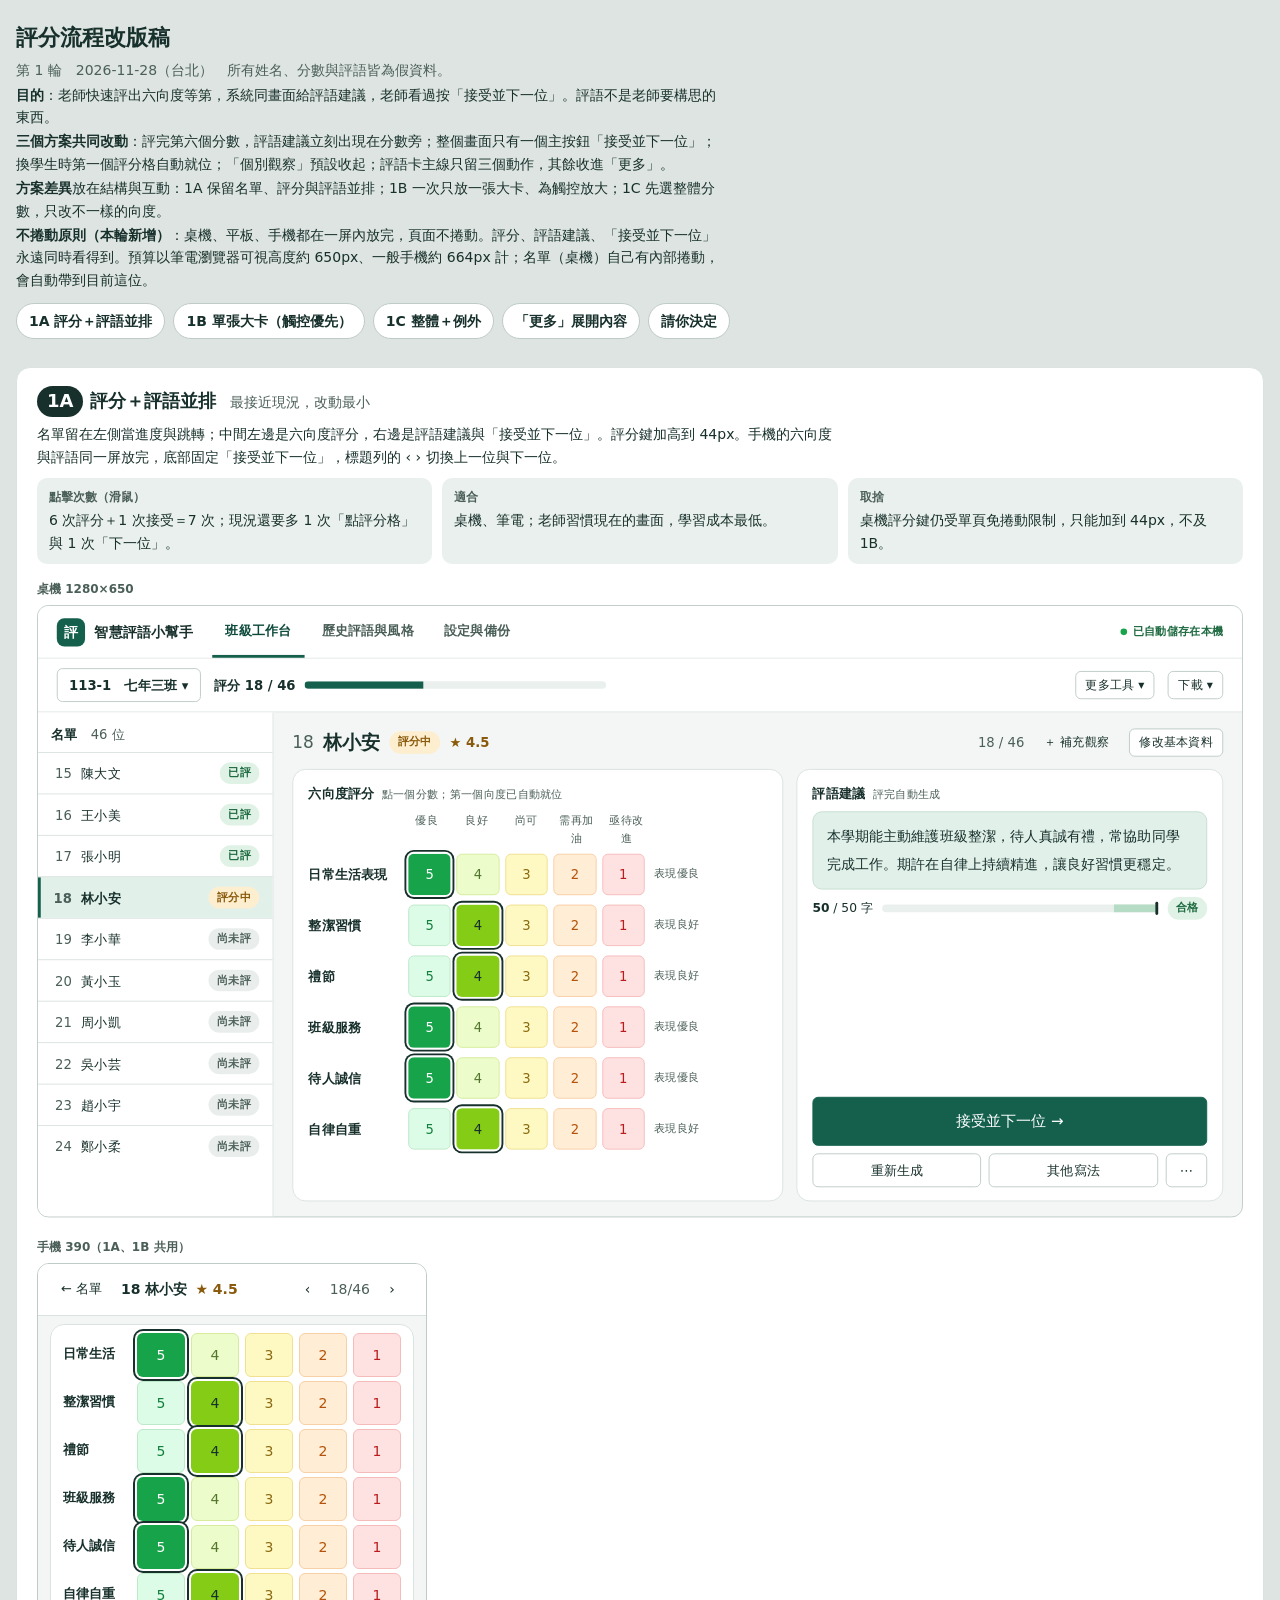
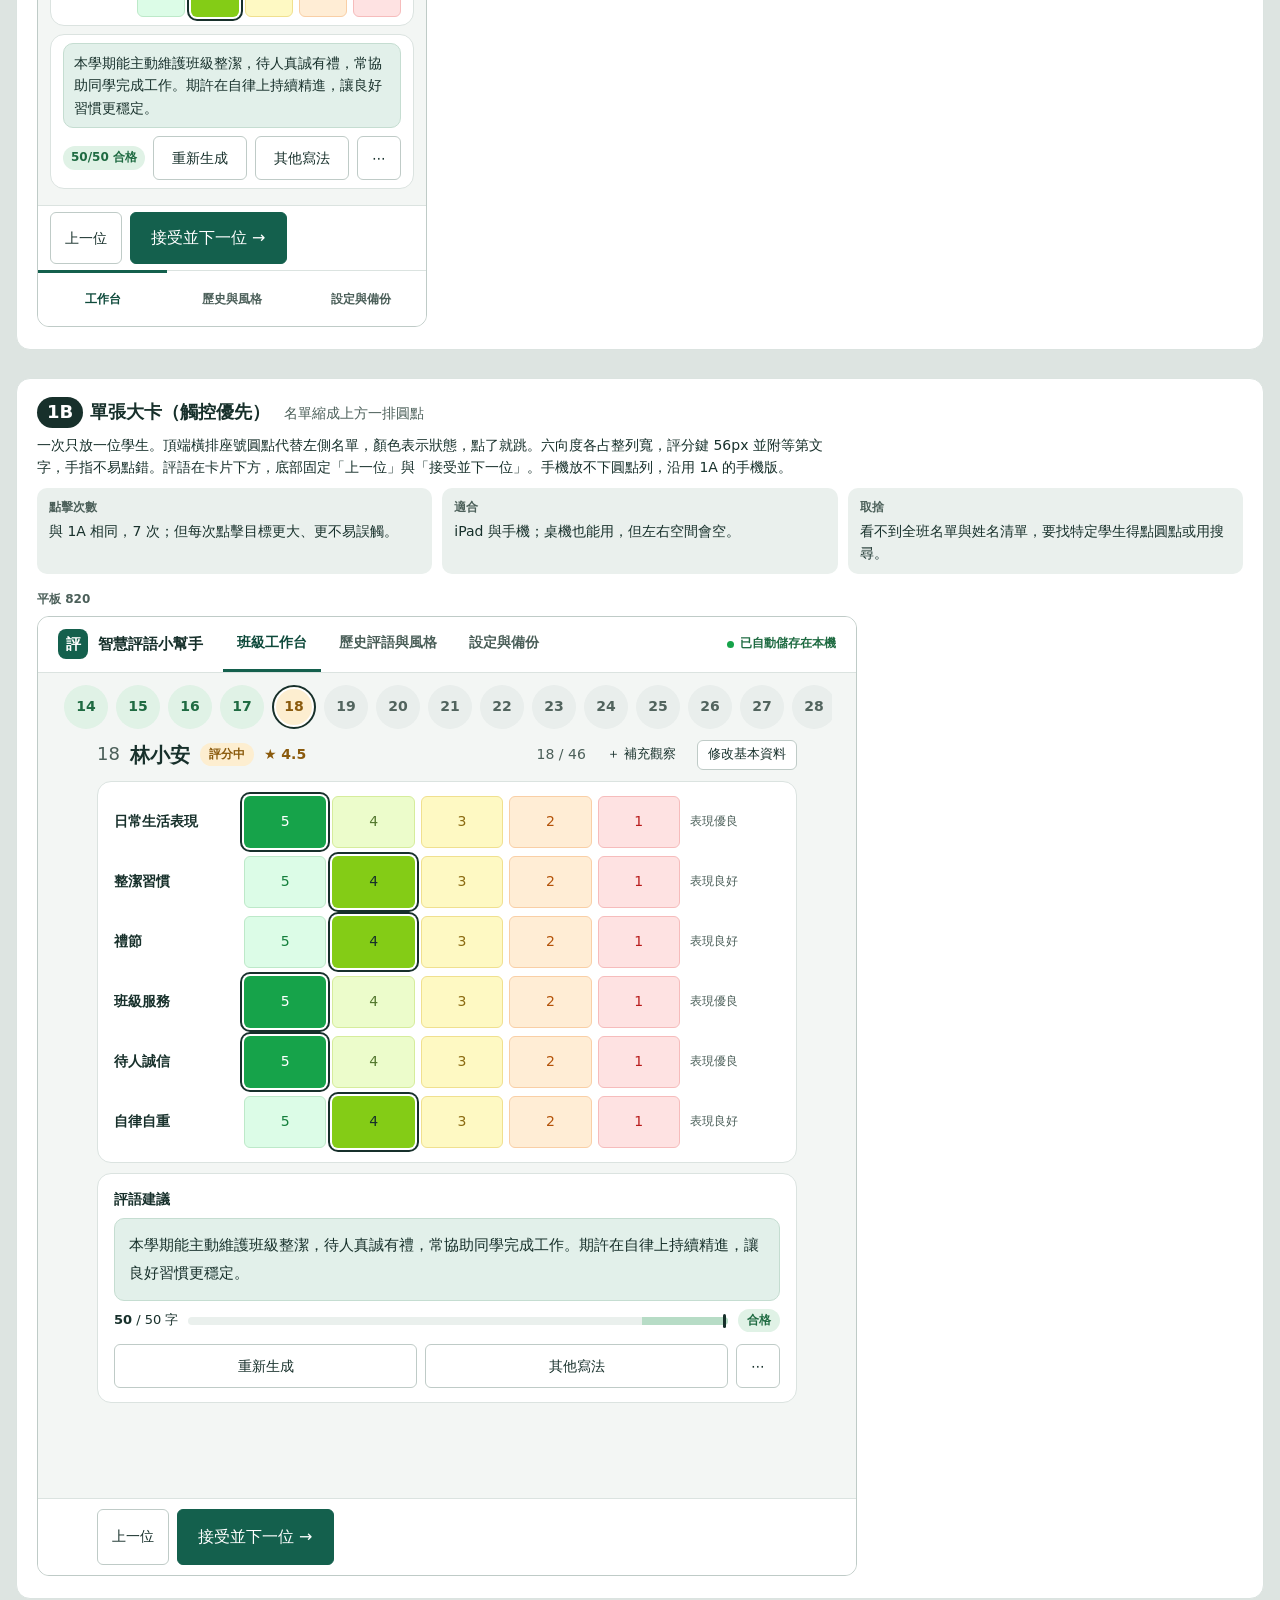
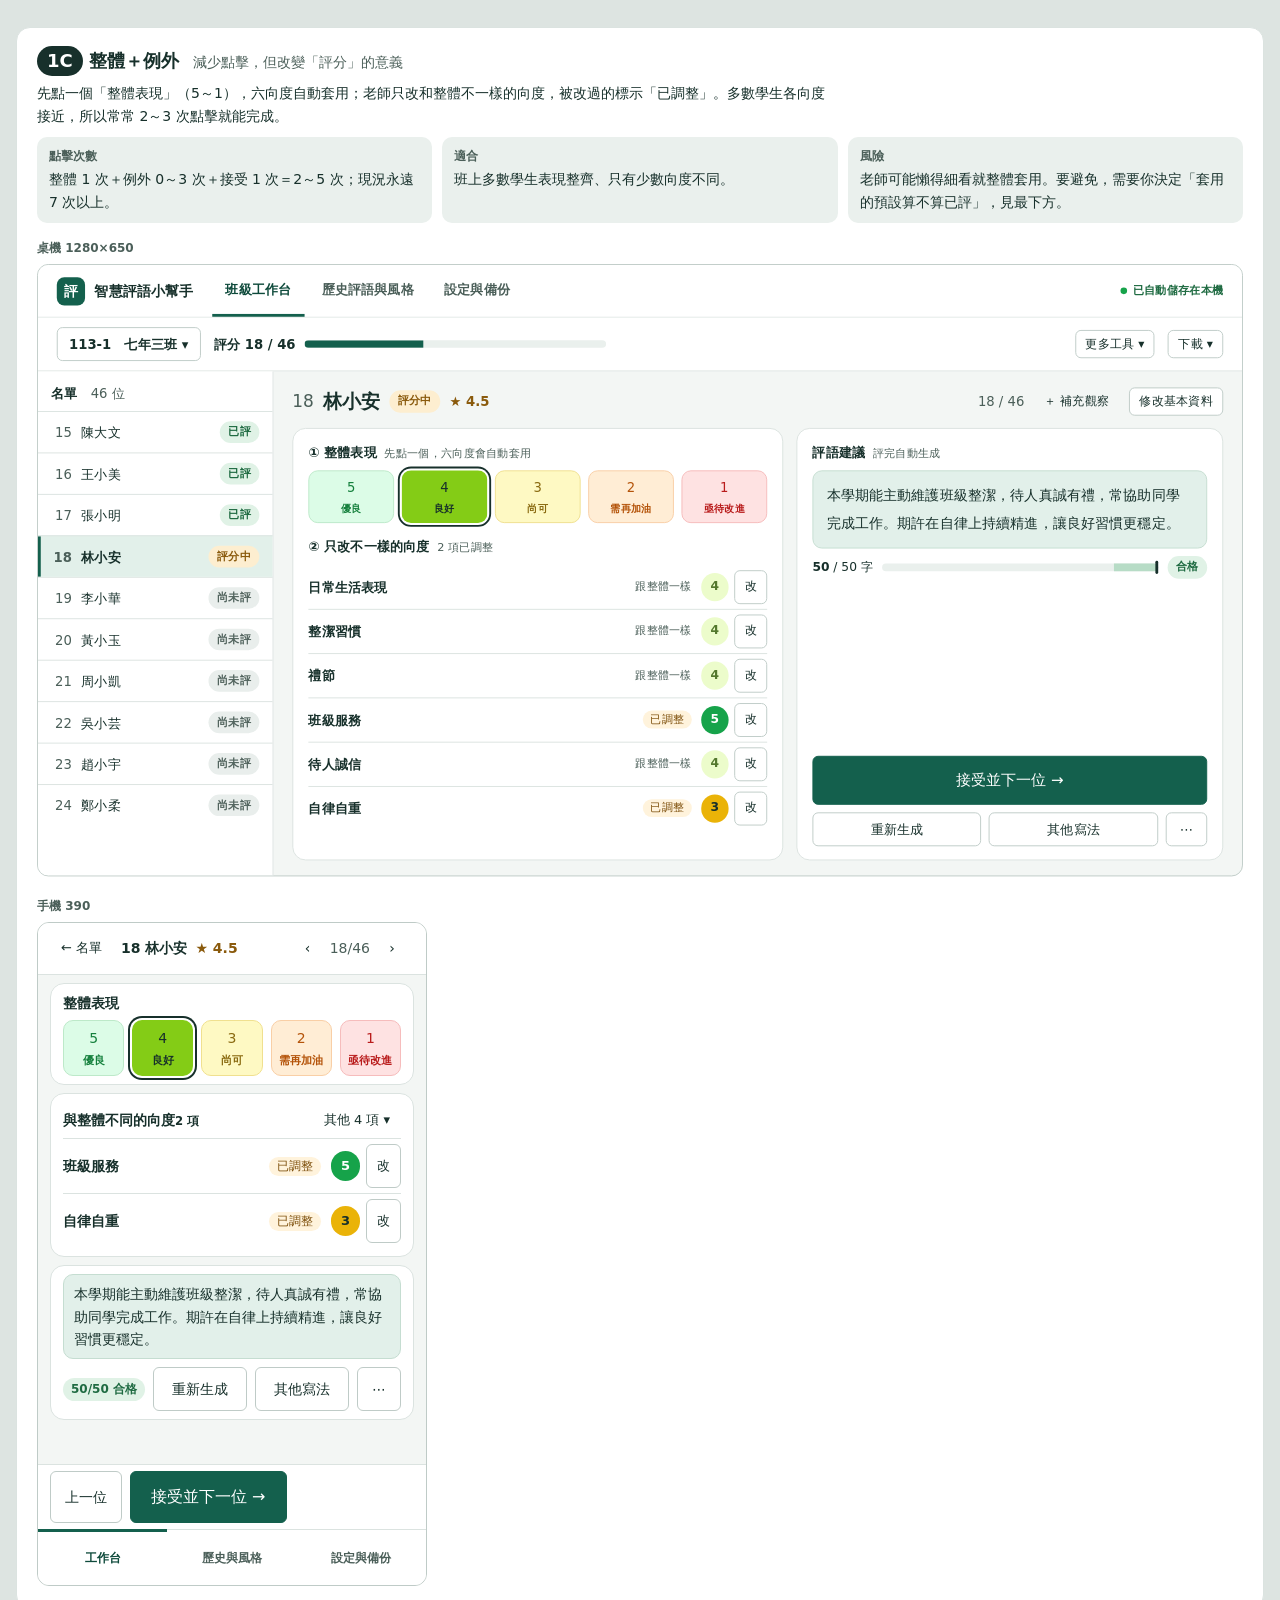
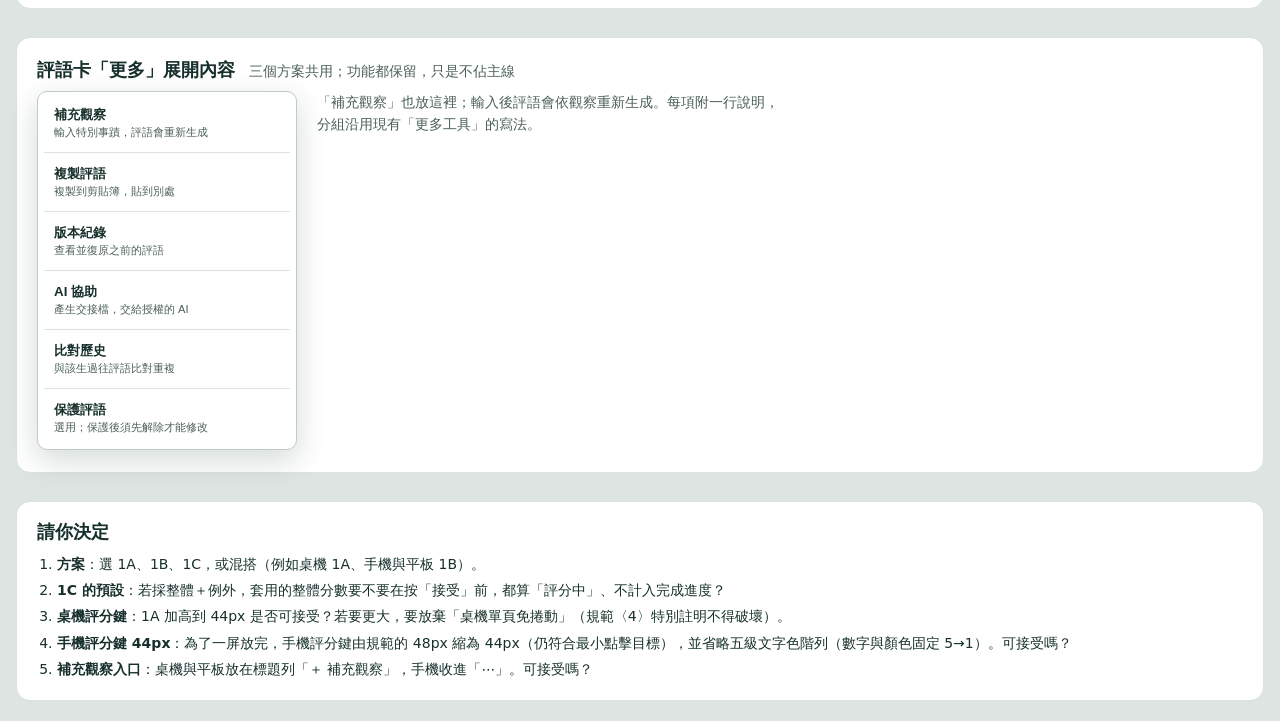
<file: docs/design/proposals/workflow-redesign-1a.html>
<!doctype html><html lang="zh-Hant"><head><meta charset="utf-8"><meta name="viewport" content="width=device-width,initial-scale=1">
<!-- 草稿：評分流程改版稿（1A／1B／1C），只含假資料，討論用、未定案。說明見 docs/design/WORKFLOW-REDESIGN.md -->
<title>評分流程改版稿</title>
<meta name="claude:viewport-fit-sides" content="cover">
<style>
/* 版面概念：評分與評語同畫面，評完即出現建議，一個主按鈕「接受並下一位」。視覺沿用 DESIGN.md tokens（僅淺色，專案刻意單一外觀）。 */
:root{
  --font:system-ui,"Noto Sans TC","Microsoft JhengHei",sans-serif;
  --page:#dde4e1;--bg:#f3f6f4;--surface:#ffffff;--sunken:#eaf0ed;
  --ink:#17302b;--ink2:#4b5f59;--line:#dbe3e0;--line2:#bfcbc7;
  --accent:#14604d;--accent-d:#0e4a3b;--accent-soft:#e2f0ea;
  --done-fg:#1f6b42;--done-bg:#e0f2e6;--doing-fg:#8a5a0c;--doing-bg:#fdeed0;--new-fg:#52645e;--new-bg:#e9eeec;
  --warn-fg:#7d4f0b;--warn-bg:#fff3dc;
  --c5:#16a34a;--p5:#dcfce7;--t5:#15803d;--c4:#84cc16;--p4:#ecfccb;--t4:#53782d;--c3:#eab308;--p3:#fef9c3;--t3:#8a6a10;
  --c2:#f97316;--p2:#ffedd5;--t2:#b45309;--c1:#dc2626;--p1:#fee2e2;--t1:#b91c1c;
  --r1:6px;--r2:10px;--r3:14px;--pop:0 10px 30px #12312a2e;
  color-scheme:light;
}
*{box-sizing:border-box}
html,body{background:var(--page);color:var(--ink)}
body{margin:0;font:14px/1.6 var(--font);padding-block:20px;padding-left:max(16px,env(safe-area-inset-left,0px));padding-right:max(16px,env(safe-area-inset-right,0px))}
.wrap{max-width:1320px;margin:0 auto}
h1{font-size:22px;margin:0 0 4px}h2{font-size:18px;margin:0}h3{font-size:14px;margin:0}
.muted{color:var(--ink2)}.num{font-variant-numeric:tabular-nums}
.head p{margin:2px 0;max-width:80ch}
.map{display:flex;flex-wrap:wrap;gap:8px;margin:12px 0 0;padding:0;list-style:none}
.map a{display:block;padding:6px 12px;border-radius:99px;background:var(--surface);border:1px solid var(--line2);color:var(--ink);text-decoration:none;font-weight:650}
.map a:hover{border-color:var(--accent);color:var(--accent-d)}
.plan{margin-top:28px;background:var(--surface);border:1px solid var(--line);border-radius:var(--r3);padding:18px 20px 22px}
.plan>header{display:flex;flex-wrap:wrap;gap:6px 14px;align-items:baseline;margin-bottom:6px}
.plan .tag{display:inline-block;background:var(--ink);color:#fff;border-radius:99px;padding:1px 10px;font-weight:700}
.plan .sum{margin:4px 0 10px;max-width:90ch}
.facts{display:grid;grid-template-columns:repeat(auto-fit,minmax(220px,1fr));gap:10px;margin:10px 0 16px}
.facts div{background:var(--sunken);border-radius:var(--r2);padding:10px 12px}
.facts b{display:block;font-size:12px;color:var(--ink2);margin-bottom:2px}
.devs{display:flex;flex-wrap:wrap;gap:20px;align-items:flex-start}
.devcol{min-width:0}
.devcol>.cap{font-size:12px;font-weight:650;color:var(--ink2);margin:0 0 6px}
.devwrap{position:relative;overflow:hidden}
.dev{position:absolute;left:0;top:0;transform-origin:0 0;background:var(--bg);border:1px solid var(--line2);border-radius:12px;overflow:hidden;display:flex;flex-direction:column}
.dev button{font:inherit;cursor:pointer}
.dev button:focus-visible{outline:2px solid var(--accent);outline-offset:2px}
/* 元件（照 DESIGN.md） */
.btn{display:inline-flex;align-items:center;justify-content:center;gap:6px;min-height:36px;padding:0 14px;border:1px solid var(--line2);background:var(--surface);border-radius:var(--r1);font-weight:600;white-space:nowrap;color:var(--ink)}
.btn:hover{border-color:var(--accent)}
.btn.pri{background:var(--accent);border-color:var(--accent);color:#fff}.btn.pri:hover{background:var(--accent-d)}
.btn.sub{background:var(--accent-soft);border-color:#b9d8cb;color:var(--accent-d)}
.btn.ghost{border-color:transparent;background:transparent}.btn.ghost:hover{background:var(--sunken)}
.btn.sm{min-height:30px;padding:0 10px;font-size:13px}
.btn.lg{min-height:52px;font-size:16px;padding:0 20px}
.chip{display:inline-flex;align-items:center;padding:2px 9px;border-radius:99px;font-size:12px;font-weight:650;line-height:1.6;white-space:nowrap}
.chip.done{background:var(--done-bg);color:var(--done-fg)}.chip.doing{background:var(--doing-bg);color:var(--doing-fg)}.chip.new{background:var(--new-bg);color:var(--new-fg)}
.chip.ok{background:var(--done-bg);color:var(--done-fg)}.chip.soft{background:var(--accent-soft);color:var(--accent-d)}
.top{display:flex;align-items:center;gap:20px;height:56px;padding:0 20px;background:var(--surface);border-bottom:1px solid var(--line);flex:none}
.brand{display:flex;align-items:center;gap:10px;font-weight:750;font-size:15px;white-space:nowrap}
.mark{width:30px;height:30px;border-radius:8px;background:var(--accent);color:#fff;display:grid;place-items:center;font-weight:750}
.tabs{display:flex;gap:4px;height:100%}
.tab{display:flex;align-items:center;padding:0 14px;border-bottom:3px solid transparent;font-weight:600;color:var(--ink2)}
.tab.on{color:var(--accent-d);border-bottom-color:var(--accent)}
.saved{margin-left:auto;display:flex;align-items:center;gap:6px;font-size:12px;color:var(--done-fg);font-weight:600}
.saved i{width:7px;height:7px;border-radius:50%;background:var(--c5)}
.ctx{display:flex;align-items:center;gap:14px;padding:10px 20px;background:var(--surface);border-bottom:1px solid var(--line);flex:none}
.sel{min-height:36px;padding:0 12px;border:1px solid var(--line2);border-radius:var(--r1);background:var(--surface);font-weight:650;display:flex;align-items:center}
.prog{flex:1;display:flex;align-items:center;gap:10px;min-width:0}
.bar{flex:1;max-width:320px;height:8px;border-radius:99px;background:var(--sunken);overflow:hidden}.bar i{display:block;height:100%;background:var(--accent)}
.work{flex:1;min-height:0;display:flex}
.roster{width:250px;flex:none;background:var(--surface);border-right:1px solid var(--line);display:flex;flex-direction:column}
.roster h3{padding:12px 14px 8px}
.rrow{display:flex;align-items:center;gap:10px;padding:8px 14px;border-top:1px solid var(--line);min-height:44px}
.rrow.sel2{background:var(--accent-soft);box-shadow:inset 3px 0 0 var(--accent);font-weight:700}
.rrow .no{width:22px;color:var(--ink2);text-align:right}
.rrow .chip{margin-left:auto}
.main{flex:1;min-width:0;padding:16px 20px;display:flex;flex-direction:column;gap:12px;overflow:hidden}
.dh{display:flex;align-items:center;gap:10px;flex-wrap:wrap}
.dh h2{font-size:20px}.dh .sp{margin-left:auto;display:flex;align-items:center;gap:10px}
.star{font-weight:700;color:var(--doing-fg)}
.card{background:var(--surface);border:1px solid var(--line);border-radius:var(--r3);padding:14px 16px}
.card>h3{display:flex;align-items:baseline;gap:8px;margin-bottom:8px}
.card>h3 small{font-weight:400;color:var(--ink2);font-size:12px}
/* 評分列 */
.legend{display:grid;gap:6px;color:var(--ink2);font-size:12px;text-align:center}
.rate{display:grid;align-items:center;gap:8px 10px}
.rate .lab{font-weight:650}
.lv{display:grid;grid-template-columns:repeat(5,1fr);gap:6px}
.k{height:var(--kh,40px);border:1px solid;border-radius:var(--r1);font-weight:750;font-size:16px;line-height:1}
.k.v5{background:var(--p5);color:var(--t5);border-color:#bde9c9}.k.v4{background:var(--p4);color:var(--t4);border-color:#d6ec9c}
.k.v3{background:var(--p3);color:var(--t3);border-color:#f0e08f}.k.v2{background:var(--p2);color:var(--t2);border-color:#f9cfa6}.k.v1{background:var(--p1);color:var(--t1);border-color:#f6bcbc}
.k[aria-pressed=true]{box-shadow:0 0 0 2px var(--surface),0 0 0 4px var(--ink);border-color:transparent}
.k.v5[aria-pressed=true]{background:var(--c5);color:#fff}.k.v4[aria-pressed=true]{background:var(--c4);color:var(--ink)}
.k.v3[aria-pressed=true]{background:var(--c3);color:var(--ink)}.k.v2[aria-pressed=true]{background:var(--c2);color:#fff}.k.v1[aria-pressed=true]{background:var(--c1);color:#fff}
.lvt{font-size:12px;color:var(--ink2)}
/* 評語建議 */
.draft{background:var(--accent-soft);border:1px solid #c5ddd1;border-radius:var(--r2);padding:12px 14px;font-size:15px;line-height:1.9}
.gauge{display:flex;align-items:center;gap:10px;margin:8px 0 12px;font-size:13px}
.gauge .g{position:relative;flex:1;height:8px;border-radius:99px;background:var(--sunken)}
.gauge .g b{position:absolute;left:84%;width:16%;top:0;bottom:0;background:#b7dcc6;border-radius:0 99px 99px 0}
.gauge .g u{position:absolute;left:99%;top:-3px;bottom:-3px;width:3px;background:var(--ink);border-radius:2px}
.acts{display:flex;gap:8px;flex-wrap:wrap}
.acts .grow{flex:1}
.addnote{display:inline-flex;align-items:center;gap:6px;border:1px dashed var(--line2);border-radius:99px;padding:4px 12px;color:var(--ink2);background:transparent;font-weight:600}
/* 手機 */
.pbar{display:flex;align-items:center;gap:8px;height:52px;padding:0 12px;background:var(--surface);border-bottom:1px solid var(--line);flex:none}
.pscroll{flex:1;min-height:0;overflow:hidden;padding:8px 12px;display:flex;flex-direction:column;gap:8px}
.prow{display:grid;grid-template-columns:64px 1fr;gap:10px;align-items:center}.prow .lab{font-size:13px;font-weight:650}.prows{display:grid;gap:4px}
.pc{padding:8px 12px}.pc .draft{padding:8px 10px;font-size:14px;line-height:1.6}.pc .cnt{display:flex;align-items:center;gap:8px;margin:4px 0 6px;font-size:12px}
.pact{flex:none;padding:10px 14px;background:var(--surface);border-top:1px solid var(--line);display:flex;gap:8px}
.tabbar{flex:none;display:grid;grid-template-columns:repeat(3,1fr);background:var(--surface);border-top:1px solid var(--line)}
.tabbar span{display:flex;align-items:center;justify-content:center;min-height:56px;font-size:12px;font-weight:600;color:var(--ink2);border-top:3px solid transparent;margin-top:-1px}
.tabbar span.on{color:var(--accent-d);border-top-color:var(--accent)}
.strip{display:flex;gap:8px;overflow:hidden;padding:2px 2px 4px}
.dot{flex:none;width:44px;height:44px;border-radius:50%;display:grid;place-items:center;font-weight:700;border:2px solid transparent}
.dot.done{background:var(--done-bg);color:var(--done-fg)}.dot.new{background:var(--new-bg);color:var(--new-fg)}.dot.doing{background:var(--doing-bg);color:var(--doing-fg)}
.dot.cur{border-color:var(--ink);box-shadow:0 0 0 2px var(--surface) inset}
.summ{display:flex;align-items:center;gap:8px;flex-wrap:wrap}
.sv{min-width:34px;height:34px;padding:0 6px;border-radius:var(--r1);display:inline-grid;place-items:center;font-weight:750;border:1px solid}
.sv.v5{background:var(--c5);color:#fff;border-color:var(--c5)}.sv.v4{background:var(--c4);color:var(--ink);border-color:var(--c4)}.sv.v3{background:var(--c3);color:var(--ink);border-color:var(--c3)}
.base{display:grid;grid-template-columns:repeat(5,1fr);gap:8px}
.bk{height:56px;border-radius:var(--r2);border:1px solid;display:flex;flex-direction:column;align-items:center;justify-content:center;gap:2px;font-weight:750;font-size:18px;line-height:1}
.bk small{font-size:11px;font-weight:600}
.bk.v5{background:var(--p5);color:var(--t5);border-color:#bde9c9}.bk.v4{background:var(--p4);color:var(--t4);border-color:#d6ec9c}.bk.v3{background:var(--p3);color:var(--t3);border-color:#f0e08f}.bk.v2{background:var(--p2);color:var(--t2);border-color:#f9cfa6}.bk.v1{background:var(--p1);color:var(--t1);border-color:#f6bcbc}
.bk[aria-pressed=true].v4{background:var(--c4);color:var(--ink);border-color:transparent;box-shadow:0 0 0 2px var(--surface),0 0 0 4px var(--ink)}
.exc{display:grid;grid-template-columns:1fr auto auto;align-items:center;gap:10px;padding:5px 0;border-top:1px solid var(--line)}
.exc:first-of-type{border-top:0}
.pill{padding:0 10px;height:30px;border-radius:99px;display:inline-grid;place-items:center;font-weight:750;font-size:13px}
.pill.v5{background:var(--c5);color:#fff}.pill.v4{background:var(--p4);color:var(--t4)}.pill.v3{background:var(--c3);color:var(--ink)}
.exc .chg{font-size:12px;color:var(--warn-fg);background:var(--warn-bg);border-radius:99px;padding:0 8px}
.exc .same{font-size:12px;color:var(--ink2)}
.menu{position:relative;width:260px;background:var(--surface);border:1px solid var(--line2);border-radius:var(--r2);box-shadow:var(--pop);padding:6px}
.menu .mi{display:block;width:100%;text-align:left;border:0;background:none;padding:8px 10px;border-radius:var(--r1);color:var(--ink)}
.menu .mi b{display:block}.menu .mi small{color:var(--ink2)}
.menu .mi:hover{background:var(--sunken)}
.menu hr{border:0;border-top:1px solid var(--line);margin:4px 0}
.note-box{margin-top:14px;padding:12px 14px;border-radius:var(--r2);background:var(--warn-bg);color:var(--warn-fg)}
.note-box b{color:inherit}
.dec{margin-top:28px;padding:16px 20px;border-radius:var(--r3);background:var(--surface);border:1px solid var(--line)}
.dec ol{margin:6px 0 0;padding-left:20px}.dec li{margin:4px 0}
@media (prefers-reduced-motion:reduce){*{transition:none!important}}
</style>

<div class="wrap">
  <header class="head">
    <h1>評分流程改版稿</h1>
    <p class="muted">第 1 輪　2026-11-28（台北）　所有姓名、分數與評語皆為假資料。</p>
    <p><b>目的</b>：老師快速評出六向度等第，系統同畫面給評語建議，老師看過按「接受並下一位」。評語不是老師要構思的東西。</p>
    <p><b>三個方案共同改動</b>：評完第六個分數，評語建議立刻出現在分數旁；整個畫面只有一個主按鈕「接受並下一位」；換學生時第一個評分格自動就位；「個別觀察」預設收起；評語卡主線只留三個動作，其餘收進「更多」。</p>
    <p><b>方案差異</b>放在結構與互動：1A 保留名單、評分與評語並排；1B 一次只放一張大卡、為觸控放大；1C 先選整體分數，只改不一樣的向度。</p>
    <p><b>不捲動原則（本輪新增）</b>：桌機、平板、手機都在一屏內放完，頁面不捲動。評分、評語建議、「接受並下一位」永遠同時看得到。預算以筆電瀏覽器可視高度約 650px、一般手機約 664px 計；名單（桌機）自己有內部捲動，會自動帶到目前這位。</p>
    <ul class="map">
      <li><a href="#1a">1A 評分＋評語並排</a></li>
      <li><a href="#1b">1B 單張大卡（觸控優先）</a></li>
      <li><a href="#1c">1C 整體＋例外</a></li>
      <li><a href="#more">「更多」展開內容</a></li>
      <li><a href="#decide">請你決定</a></li>
    </ul>
  </header>

  <section class="plan" id="1a">
    <header><h2><span class="tag">1A</span> 評分＋評語並排</h2><span class="muted">最接近現況，改動最小</span></header>
    <p class="sum">名單留在左側當進度與跳轉；中間左邊是六向度評分，右邊是評語建議與「接受並下一位」。評分鍵加高到 44px。手機的六向度與評語同一屏放完，底部固定「接受並下一位」，標題列的 ‹ › 切換上一位與下一位。</p>
    <div class="facts">
      <div><b>點擊次數（滑鼠）</b>6 次評分＋1 次接受＝7 次；現況還要多 1 次「點評分格」與 1 次「下一位」。</div>
      <div><b>適合</b>桌機、筆電；老師習慣現在的畫面，學習成本最低。</div>
      <div><b>取捨</b>桌機評分鍵仍受單頁免捲動限制，只能加到 44px，不及 1B。</div>
    </div>
    <div class="devs">
      <div class="devcol"><p class="cap">桌機 1280×650</p><div class="devwrap" data-w="1280" data-h="650"><div class="dev" id="a-desk"></div></div></div>
      <div class="devcol"><p class="cap">手機 390（1A、1B 共用）</p><div class="devwrap" data-w="390" data-h="664"><div class="dev" id="a-phone"></div></div></div>
    </div>
  </section>

  <section class="plan" id="1b">
    <header><h2><span class="tag">1B</span> 單張大卡（觸控優先）</h2><span class="muted">名單縮成上方一排圓點</span></header>
    <p class="sum">一次只放一位學生。頂端橫排座號圓點代替左側名單，顏色表示狀態，點了就跳。六向度各占整列寬，評分鍵 56px 並附等第文字，手指不易點錯。評語在卡片下方，底部固定「上一位」與「接受並下一位」。手機放不下圓點列，沿用 1A 的手機版。</p>
    <div class="facts">
      <div><b>點擊次數</b>與 1A 相同，7 次；但每次點擊目標更大、更不易誤觸。</div>
      <div><b>適合</b>iPad 與手機；桌機也能用，但左右空間會空。</div>
      <div><b>取捨</b>看不到全班名單與姓名清單，要找特定學生得點圓點或用搜尋。</div>
    </div>
    <div class="devs">
      <div class="devcol"><p class="cap">平板 820</p><div class="devwrap" data-w="820" data-h="960"><div class="dev" id="b-tab"></div></div></div>
      
    </div>
  </section>

  <section class="plan" id="1c">
    <header><h2><span class="tag">1C</span> 整體＋例外</h2><span class="muted">減少點擊，但改變「評分」的意義</span></header>
    <p class="sum">先點一個「整體表現」（5～1），六向度自動套用；老師只改和整體不一樣的向度，被改過的標示「已調整」。多數學生各向度接近，所以常常 2～3 次點擊就能完成。</p>
    <div class="facts">
      <div><b>點擊次數</b>整體 1 次＋例外 0～3 次＋接受 1 次＝2～5 次；現況永遠 7 次以上。</div>
      <div><b>適合</b>班上多數學生表現整齊、只有少數向度不同。</div>
      <div><b>風險</b>老師可能懶得細看就整體套用。要避免，需要你決定「套用的預設算不算已評」，見最下方。</div>
    </div>
    <div class="devs">
      <div class="devcol"><p class="cap">桌機 1280×650</p><div class="devwrap" data-w="1280" data-h="650"><div class="dev" id="c-desk"></div></div></div>
      <div class="devcol"><p class="cap">手機 390</p><div class="devwrap" data-w="390" data-h="664"><div class="dev" id="c-phone"></div></div></div>
    </div>
  </section>

  <section class="plan" id="more">
    <header><h2>評語卡「更多」展開內容</h2><span class="muted">三個方案共用；功能都保留，只是不佔主線</span></header>
    <div class="devs">
      <div class="menu" id="menu" role="menu"></div>
      <p class="muted" style="max-width:52ch;margin:0">「補充觀察」也放這裡；輸入後評語會依觀察重新生成。每項附一行說明，分組沿用現有「更多工具」的寫法。</p>
    </div>
  </section>

  <section class="dec" id="decide">
    <h2>請你決定</h2>
    <ol>
      <li><b>方案</b>：選 1A、1B、1C，或混搭（例如桌機 1A、手機與平板 1B）。</li>
      <li><b>1C 的預設</b>：若採整體＋例外，套用的整體分數要不要在按「接受」前，都算「評分中」、不計入完成進度？</li>
      <li><b>桌機評分鍵</b>：1A 加高到 44px 是否可接受？若要更大，要放棄「桌機單頁免捲動」（規範〈4〉特別註明不得破壞）。</li>
    <li><b>手機評分鍵 44px</b>：為了一屏放完，手機評分鍵由規範的 48px 縮為 44px（仍符合最小點擊目標），並省略五級文字色階列（數字與顏色固定 5→1）。可接受嗎？</li>
      <li><b>補充觀察入口</b>：桌機與平板放在標題列「＋ 補充觀察」，手機收進「⋯」。可接受嗎？</li>
    </ol>
  </section>
</div>

<script>
(function(){
  var DIMS=['日常生活表現','整潔習慣','禮節','班級服務','待人誠信','自律自重'];
  var LV={5:'表現優良',4:'表現良好',3:'表現尚可',2:'需再加油',1:'亟待改進'};
  var COMMENT='本學期能主動維護班級整潔，待人真誠有禮，常協助同學完成工作。期許在自律上持續精進，讓良好習慣更穩定。';
  var ROSTER=[[15,'陳大文','done','已評'],[16,'王小美','done','已評'],[17,'張小明','done','已評'],[18,'林小安','doing','評分中'],[19,'李小華','new','尚未評'],[20,'黃小玉','new','尚未評'],[21,'周小凱','new','尚未評'],[22,'吳小芸','new','尚未評'],[23,'趙小宇','new','尚未評'],[24,'鄭小柔','new','尚未評']];
  var S=[5,4,4,5,5,4];
  function esc(s){return String(s).replace(/[&<>"]/g,function(c){return {'&':'&amp;','<':'&lt;','>':'&gt;','"':'&quot;'}[c]})}
  function keys(i,cur,h){var o='';for(var v=5;v>=1;v--)o+='<button type="button" class="k v'+v+'" data-dim="'+i+'" data-v="'+v+'" aria-pressed="'+(cur===v)+'" aria-label="'+DIMS[i]+' '+LV[v]+'" style="--kh:'+h+'px">'+v+'</button>';return '<div class="lv" role="group" aria-label="'+DIMS[i]+'">'+o+'</div>'}
  function top(){return '<div class="top"><div class="brand"><span class="mark">評</span>智慧評語小幫手</div><div class="tabs"><span class="tab on">班級工作台</span><span class="tab">歷史評語與風格</span><span class="tab">設定與備份</span></div><span class="saved"><i></i>已自動儲存在本機</span></div>'}
  function ctx(done){return '<div class="ctx"><span class="sel">113-1　七年三班 ▾</span><div class="prog"><b class="num">評分 '+done+' / 46</b><div class="bar"><i style="width:'+(done/46*100)+'%"></i></div></div><button class="btn sm">更多工具 ▾</button><button class="btn sm">下載 ▾</button></div>'}
  function roster(){var r='<aside class="roster"><h3>名單　<span class="muted" style="font-weight:400">46 位</span></h3>';ROSTER.forEach(function(s){r+='<div class="rrow'+(s[0]===18?' sel2':'')+'"><span class="no num">'+s[0]+'</span><span>'+s[1]+'</span><span class="chip '+s[2]+'">'+s[3]+'</span></div>'});return r+'</aside>'}
  function dh(){return '<div class="dh"><span class="muted num" style="font-size:18px">18</span><h2>林小安</h2><span class="chip doing">評分中</span><span class="star num">★ 4.5</span><span class="sp"><span class="muted num">18 / 46</span><button class="btn ghost sm">＋ 補充觀察</button><button class="btn sm">修改基本資料</button></span></div>'}
  function draft(){return '<div class="draft">'+COMMENT+'</div><div class="gauge"><span class="num"><b>'+[...COMMENT].length+'</b> / 50 字</span><div class="g"><b></b><u></u></div><span class="chip ok">合格</span></div>'}
  function more(){return '<button class="btn" style="min-width:44px" aria-label="更多">⋯</button>'}
  function score(i,h){return '<div class="rate" style="grid-template-columns:96px 1fr 120px"><span class="lab">'+DIMS[i]+'</span>'+keys(i,S[i],h)+'<span class="lvt" data-lvt="'+i+'">'+LV[S[i]]+'</span></div>'}
  function legend(cols){return '<div class="legend" style="grid-template-columns:'+cols+'"><span></span><div class="lv" style="gap:6px">'+[5,4,3,2,1].map(function(v){return '<span>'+LV[v].replace('表現','')+'</span>'}).join('')+'</div><span></span></div>'}

  /* 1A 桌機 */
  var a='';for(var i=0;i<6;i++)a+=score(i,44);
  document.getElementById('a-desk').innerHTML=top()+ctx(18)+'<div class="work">'+roster()+'<div class="main">'+dh()+'<div style="display:grid;grid-template-columns:1.15fr 1fr;gap:14px;min-height:0;flex:1"><section class="card"><h3>六向度評分<small>點一個分數；第一個向度已自動就位</small></h3>'+legend('96px 1fr 120px')+'<div style="display:grid;gap:10px;margin-top:6px">'+a+'</div></section><section class="card" style="display:flex;flex-direction:column"><h3>評語建議<small>評完自動生成</small></h3>'+draft()+'<div class="acts" style="margin-top:auto"><button class="btn pri lg grow">接受並下一位 →</button></div><div class="acts" style="margin-top:8px"><button class="btn grow">重新生成</button><button class="btn grow">其他寫法</button>'+more()+'</div></section></div></div></div>';

  /* 手機共用元件 */
var SH=['日常生活','整潔習慣','禮節','班級服務','待人誠信','自律自重'];
function prow(i){return '<div class="prow"><span class="lab">'+SH[i]+'</span>'+keys(i,S[i],44)+'</div>'}
function pbar(){return '<div class="pbar"><button class="btn ghost sm" style="min-height:44px">← 名單</button><b>18 林小安</b><span class="star num">★ 4.5</span><span style="margin-left:auto;display:flex;align-items:center"><button class="btn ghost" style="min-width:44px;min-height:44px" aria-label="上一位">‹</button><span class="muted num">18/46</span><button class="btn ghost" style="min-width:44px;min-height:44px" aria-label="下一位">›</button></span></div>'}
function tabbar(){return '<div class="tabbar"><span class="on">工作台</span><span>歷史與風格</span><span>設定與備份</span></div>'}
function pdraft(){return '<div class="draft" style="margin-bottom:8px">'+COMMENT+'</div>'}
function pacts(){return '<div class="acts" style="flex-wrap:nowrap;align-items:center"><span class="chip ok num" style="padding:2px 8px">'+[...COMMENT].length+'/50 合格</span><button class="btn grow" style="min-height:44px;padding:0 8px">重新生成</button><button class="btn grow" style="min-height:44px;padding:0 8px">其他寫法</button><button class="btn" style="min-height:44px;min-width:44px;padding:0" aria-label="更多">⋯</button></div>'}
function pfoot(){return '<div class="pact" style="padding:6px 12px"><button class="btn" style="min-height:52px">上一位</button><button class="btn pri lg grow" style="min-height:52px">接受並下一位 →</button></div>'}
var prs='';for(var q=0;q<6;q++)prs+=prow(q);
document.getElementById('a-phone').innerHTML=pbar()+'<div class="pscroll"><section class="card pc"><div class="prows">'+prs+'</div></section><section class="card pc">'+pdraft()+pacts()+'</section></div>'+pfoot()+tabbar();

/* 1B 平板 */
function strip(){return '<div class="strip">'+[14,15,16,17,18,19,20,21,22,23,24,25,26,27,28,29,30].map(function(n){var st=n<18?'done':n===18?'doing':'new';return '<span class="dot '+st+(n===18?' cur':'')+' num">'+n+'</span>'}).join('')+'</div>'}
function trow(i){return '<div class="rate" style="grid-template-columns:120px 1fr 90px"><span class="lab">'+DIMS[i]+'</span>'+keys(i,S[i],52)+'<span class="lvt" data-lvt="'+i+'">'+LV[S[i]]+'</span></div>'}
var trs='';for(var j=0;j<6;j++)trs+=trow(j);
document.getElementById('b-tab').innerHTML=top()+'<div style="padding:10px 24px 0;flex:none">'+strip()+'</div><div style="flex:1;min-height:0;overflow:hidden;padding:6px 24px 8px;display:flex;flex-direction:column;gap:10px;align-items:center"><div style="width:100%;max-width:700px">'+dh()+'</div><section class="card" style="width:100%;max-width:700px"><div style="display:grid;gap:8px">'+trs+'</div></section><section class="card" style="width:100%;max-width:700px"><h3>評語建議</h3>'+draft()+'<div class="acts"><button class="btn grow" style="min-height:44px">重新生成</button><button class="btn grow" style="min-height:44px">其他寫法</button><button class="btn" style="min-height:44px;min-width:44px" aria-label="更多">⋯</button></div></section></div><div class="pact" style="justify-content:center"><div style="width:100%;max-width:700px;display:flex;gap:8px"><button class="btn" style="min-height:56px">上一位</button><button class="btn pri lg grow" style="min-height:56px">接受並下一位 →</button></div></div>';

/* 1C */
  var BASE=4,EXC=[5,4,4,5,5,4];EXC=[4,4,4,5,4,3];
  function basePick(){return '<div class="base">'+[5,4,3,2,1].map(function(v){return '<button type="button" class="bk v'+v+'" aria-pressed="'+(v===BASE)+'"><span>'+v+'</span><small>'+LV[v].replace('表現','')+'</small></button>'}).join('')+'</div>'}
  function excRow(i,h){h=h||36;var v=EXC[i],ch=v!==BASE;return '<div class="exc"><span class="lab" style="font-weight:650">'+DIMS[i]+'</span>'+(ch?'<span class="chg">已調整</span>':'<span class="same">跟整體一樣</span>')+'<span style="display:flex;gap:6px;align-items:center"><span class="pill v'+v+' num">'+v+'</span><button class="btn sm" style="min-height:'+h+'px">改</button></span></div>'}
  var ex='';for(var m=0;m<6;m++)ex+=excRow(m);
  document.getElementById('c-desk').innerHTML=top()+ctx(18)+'<div class="work">'+roster()+'<div class="main">'+dh()+'<div style="display:grid;grid-template-columns:1.15fr 1fr;gap:14px;min-height:0;flex:1"><section class="card"><h3>① 整體表現<small>先點一個，六向度會自動套用</small></h3>'+basePick()+'<h3 style="margin-top:14px">② 只改不一樣的向度<small>2 項已調整</small></h3><div>'+ex+'</div></section><section class="card" style="display:flex;flex-direction:column"><h3>評語建議<small>評完自動生成</small></h3>'+draft()+'<div class="acts" style="margin-top:auto"><button class="btn pri lg grow">接受並下一位 →</button></div><div class="acts" style="margin-top:8px"><button class="btn grow">重新生成</button><button class="btn grow">其他寫法</button>'+more()+'</div></section></div></div></div>';
  document.getElementById('c-phone').innerHTML=pbar()+'<div class="pscroll"><section class="card pc"><h3 style="margin-bottom:6px">整體表現</h3>'+basePick()+'</section><section class="card pc"><div style="display:flex;align-items:center;gap:8px"><h3 style="margin:0">與整體不同的向度<small>2 項</small></h3><button class="btn ghost sm" style="margin-left:auto;min-height:36px">其他 4 項 ▾</button></div>'+excRow(3,44)+excRow(5,44)+'</section><section class="card pc">'+pdraft()+pacts()+'</section></div>'+pfoot()+tabbar();

/* 更多選單 */
  document.getElementById('menu').innerHTML=[['補充觀察','輸入特別事蹟，評語會重新生成'],['複製評語','複製到剪貼簿，貼到別處'],['版本紀錄','查看並復原之前的評語'],['AI 協助','產生交接檔，交給授權的 AI'],['比對歷史','與該生過往評語比對重複'],['保護評語','選用；保護後須先解除才能修改']].map(function(r){return '<button class="mi" role="menuitem"><b>'+r[0]+'</b><small>'+r[1]+'</small></button>'}).join('<hr>');

  /* 評分鍵可點（展示用） */
  document.addEventListener('click',function(e){var b=e.target.closest('button.k');if(!b)return;var g=b.parentElement;g.querySelectorAll('button.k').forEach(function(x){x.setAttribute('aria-pressed',String(x===b))});var t=b.closest('.dev').querySelectorAll('[data-lvt="'+b.dataset.dim+'"]');t.forEach(function(x){x.textContent=LV[b.dataset.v]})});

  /* 縮放 */
  function fit(){document.querySelectorAll('.devwrap').forEach(function(w){var W=+w.dataset.w,H=+w.dataset.h,d=w.firstElementChild,avail=w.parentElement.parentElement.clientWidth;var sc=Math.min(1,avail/W);d.style.width=W+'px';d.style.height=H+'px';d.style.transform='scale('+sc+')';w.style.width=(W*sc)+'px';w.style.height=(H*sc)+'px'})}
  fit();addEventListener('resize',fit);if(window.ResizeObserver)new ResizeObserver(fit).observe(document.body);
})();
</script>
</html>
</file>
